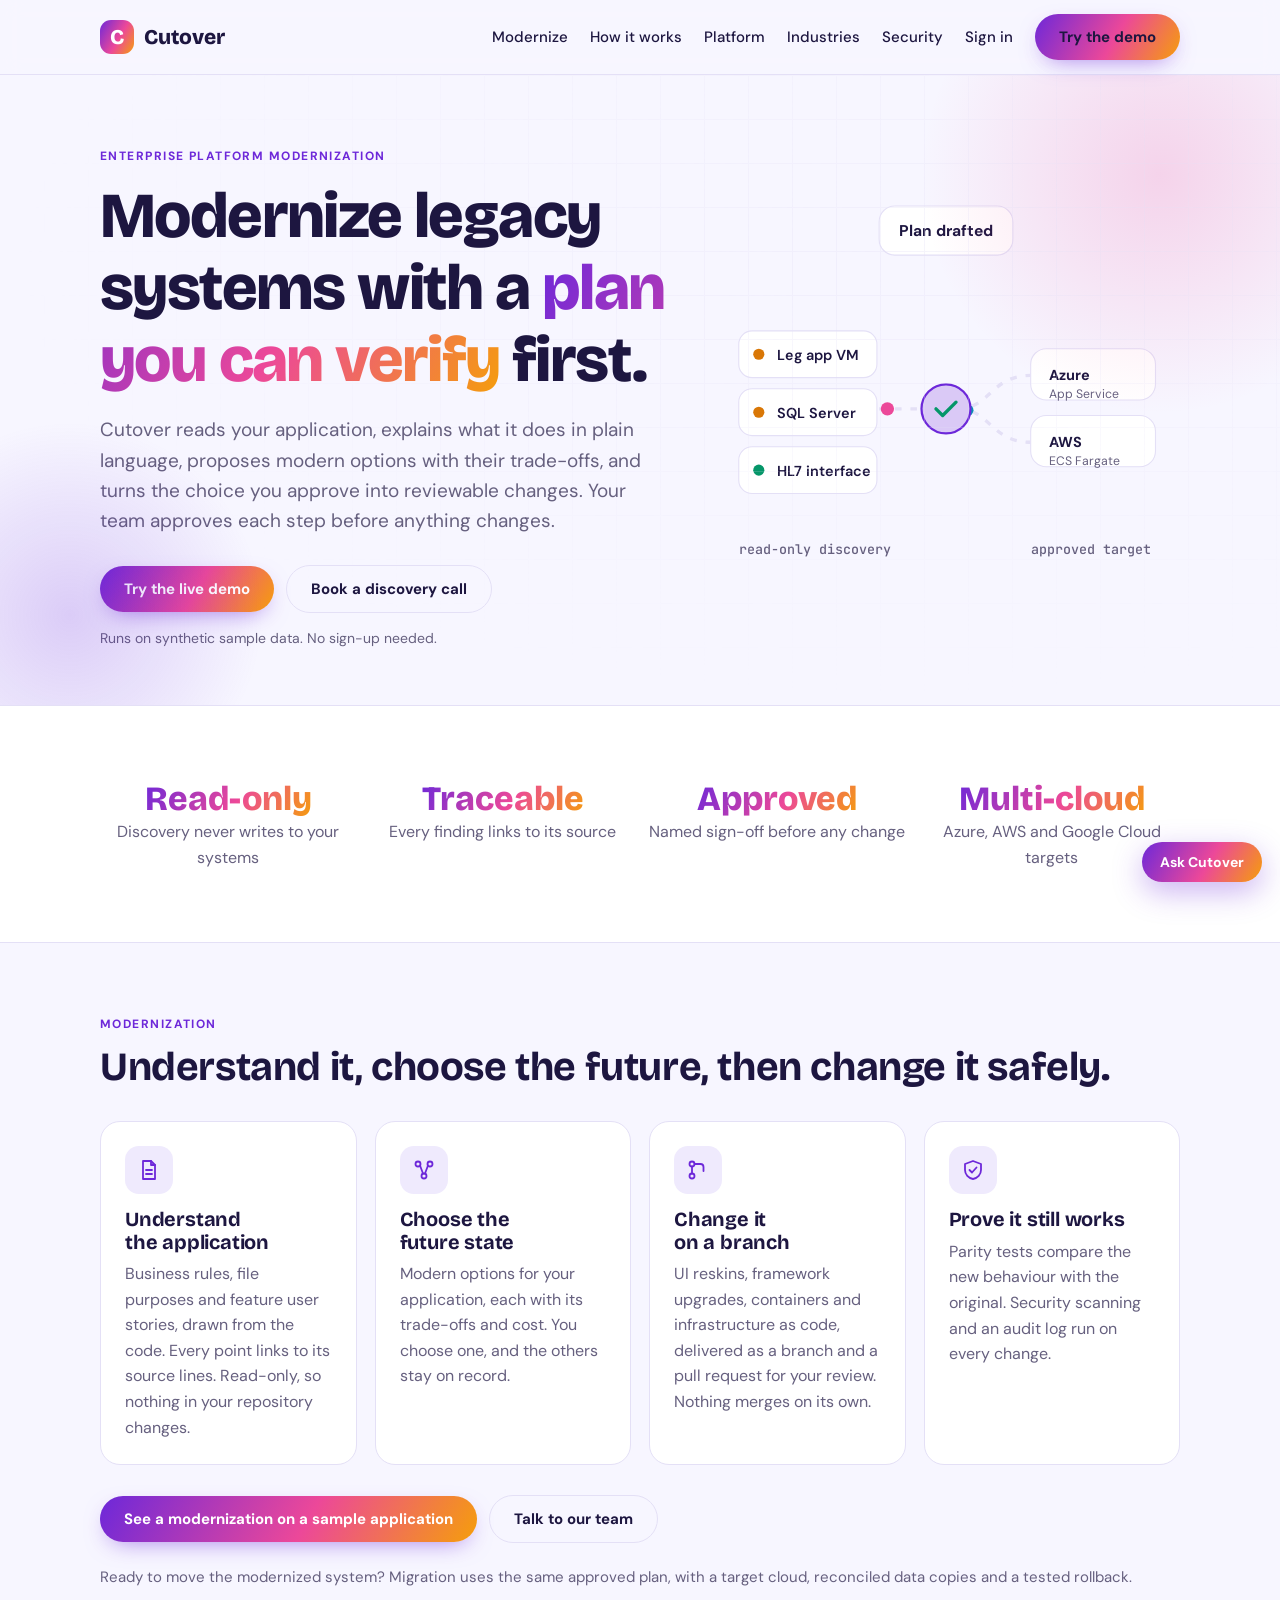
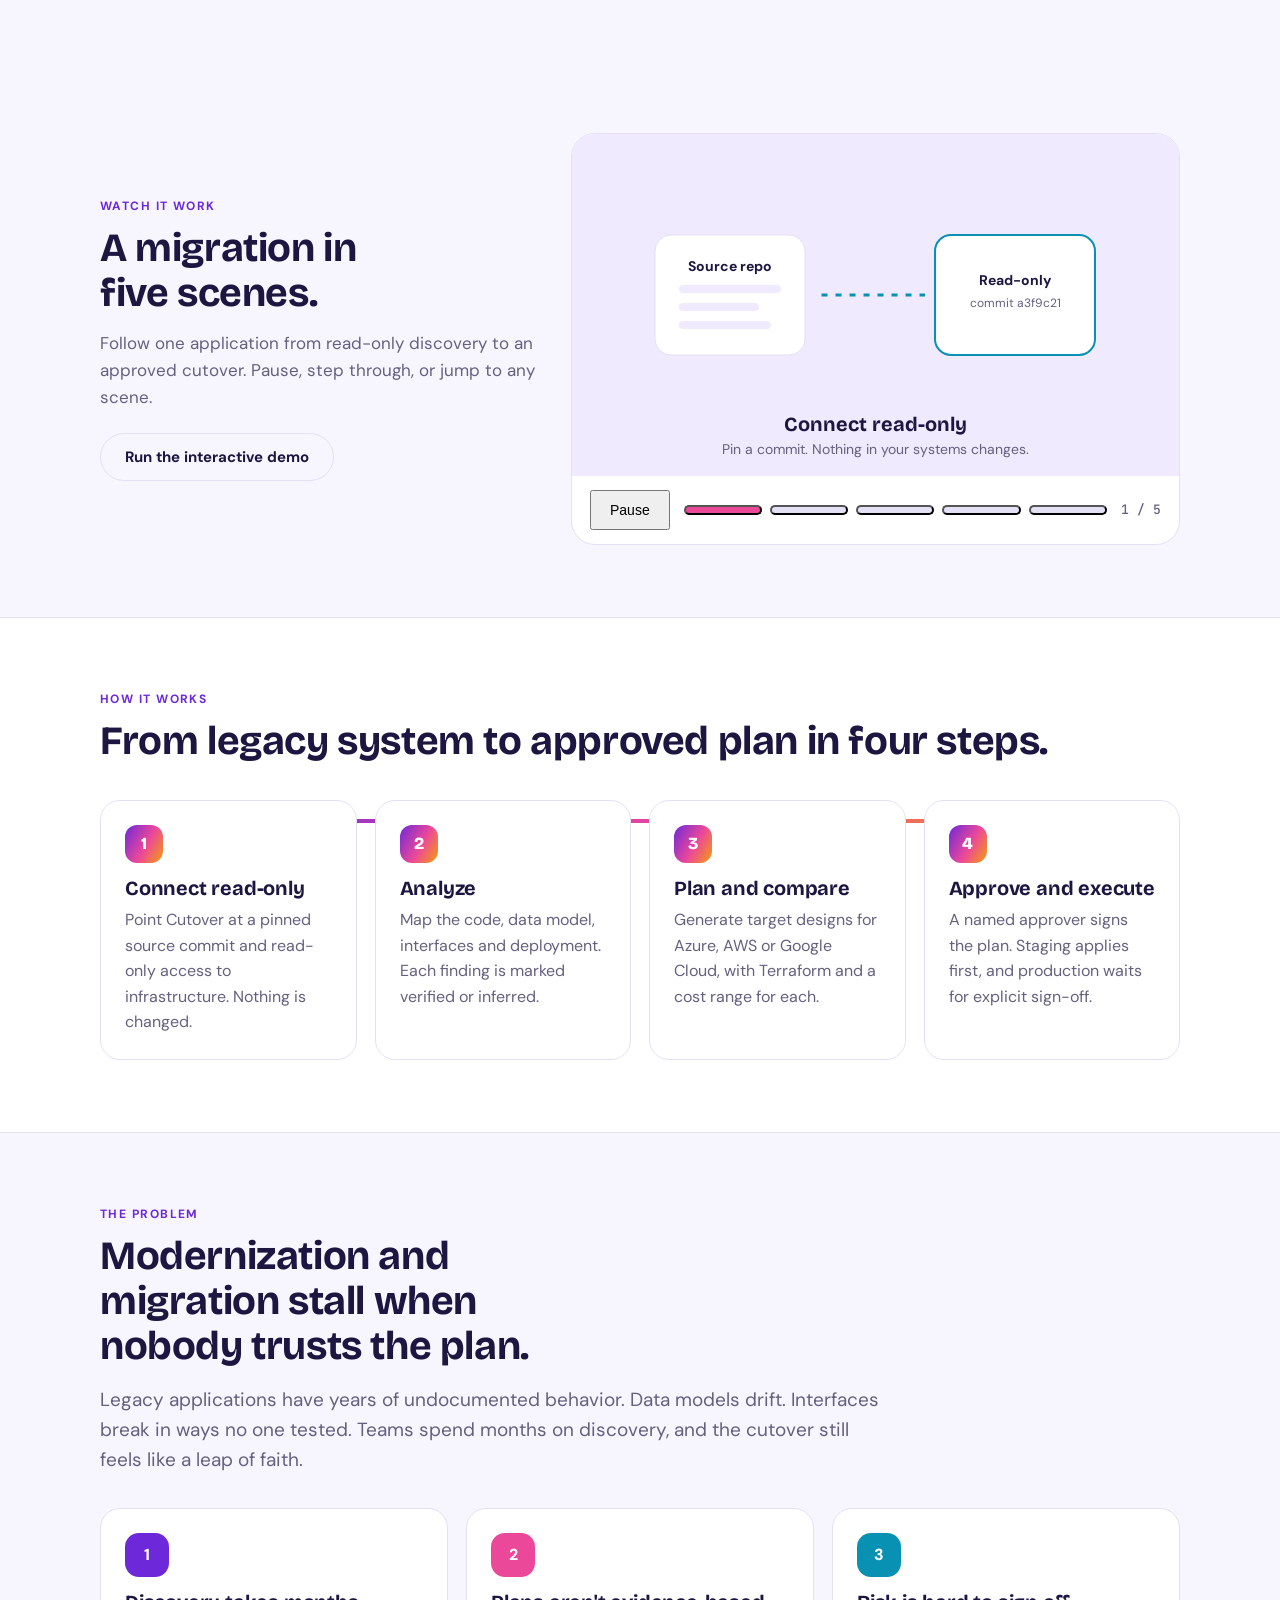
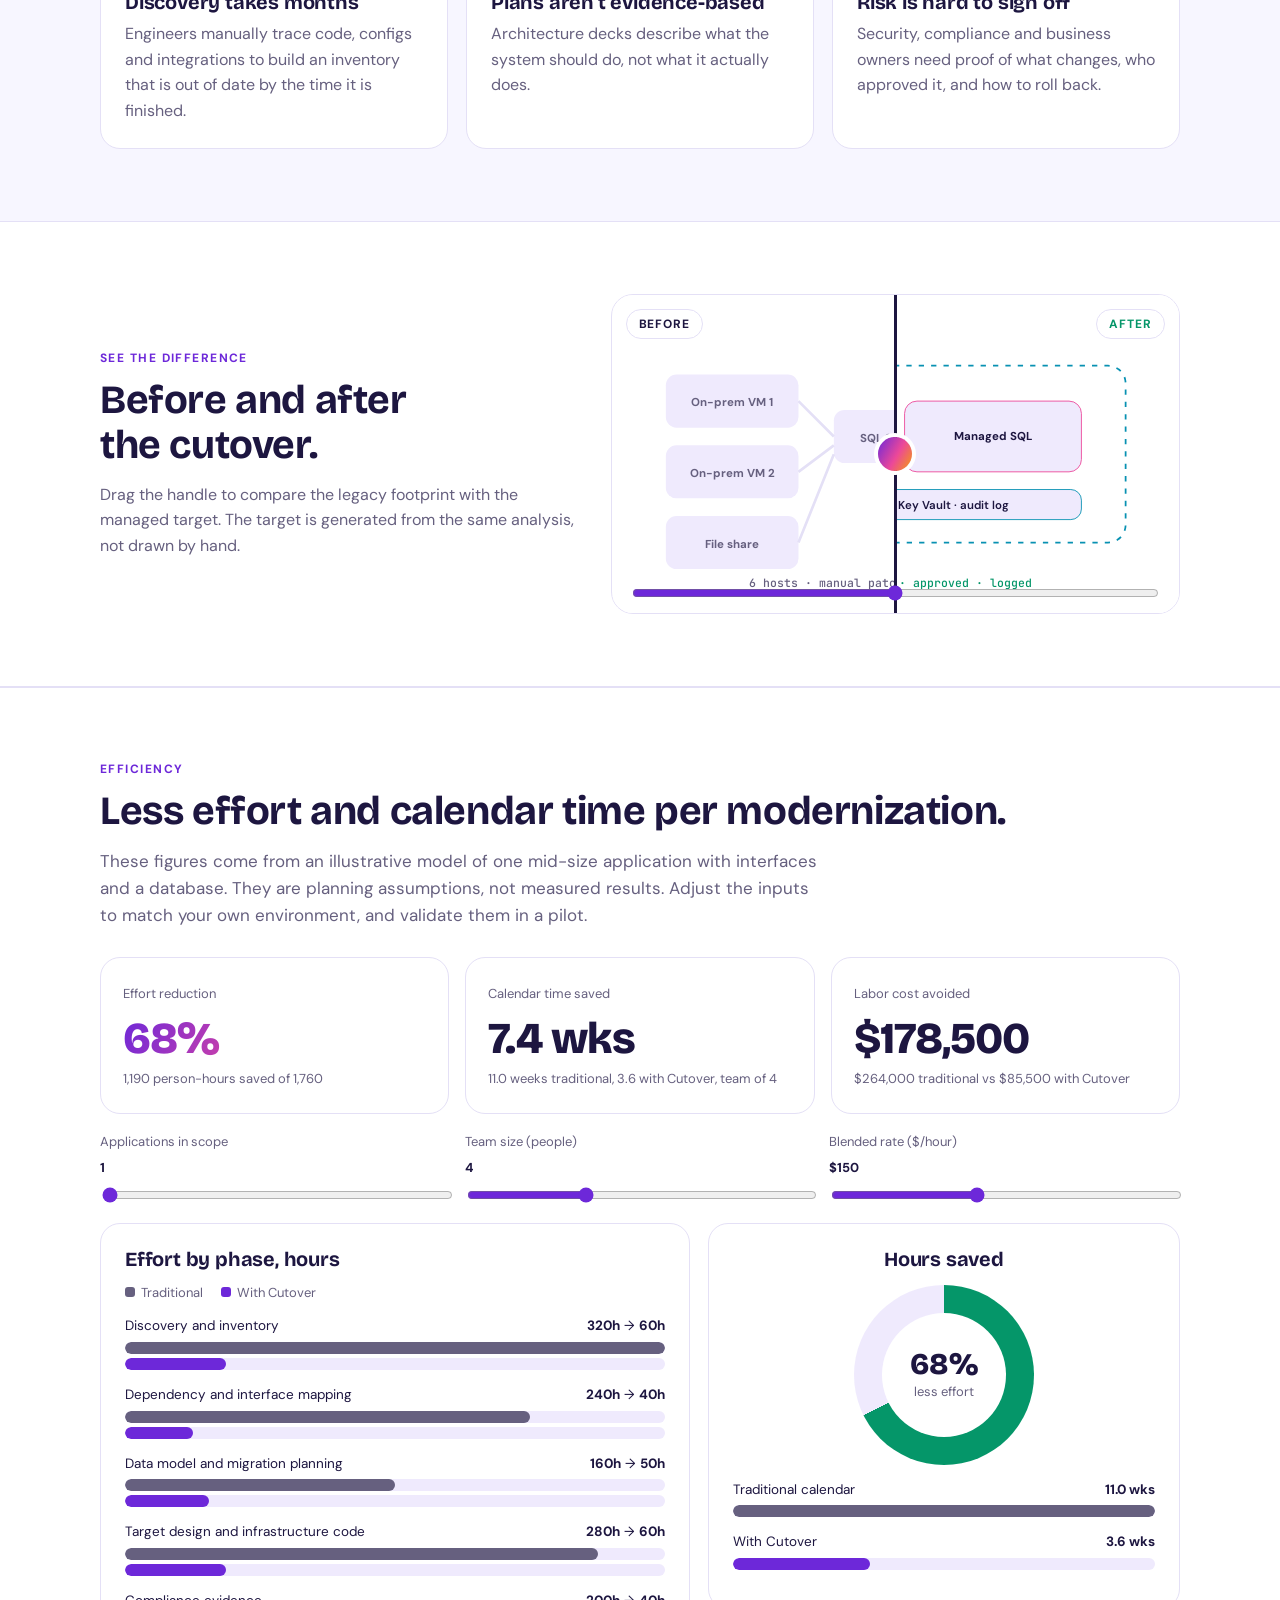
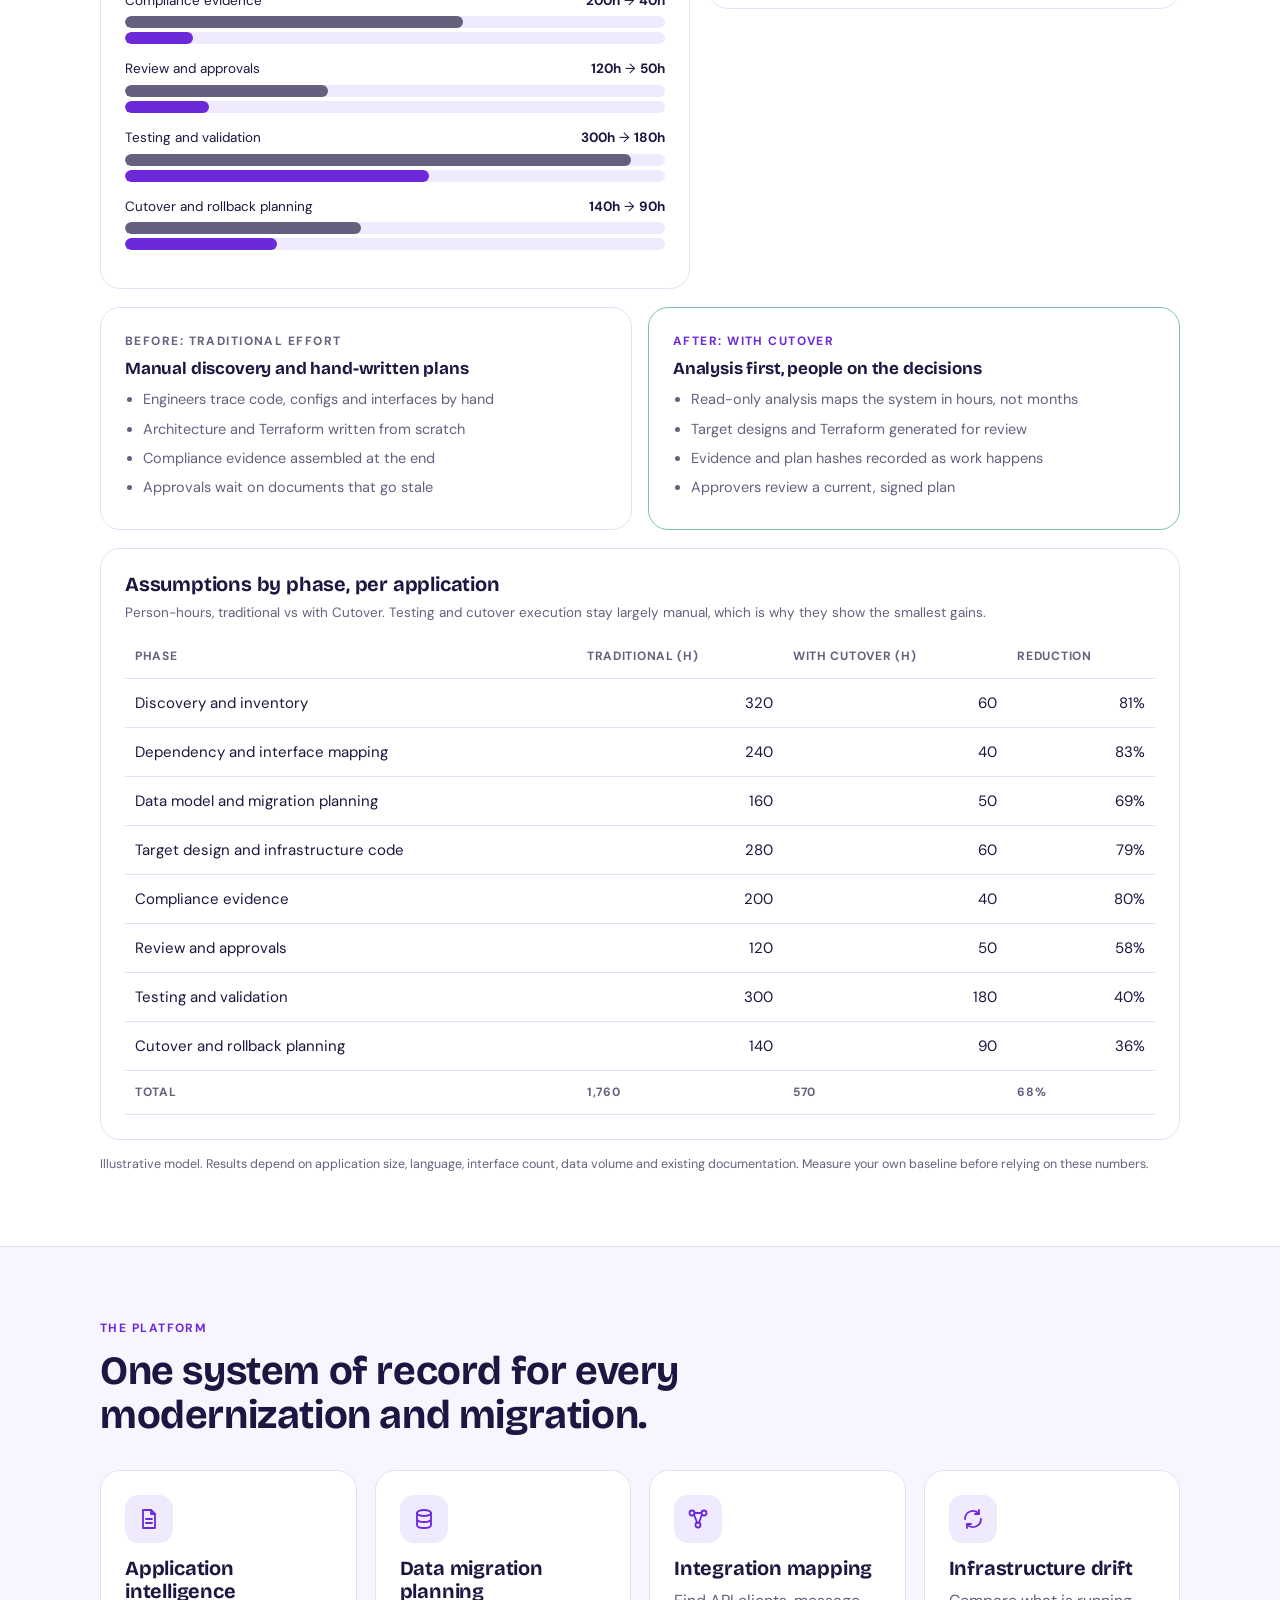
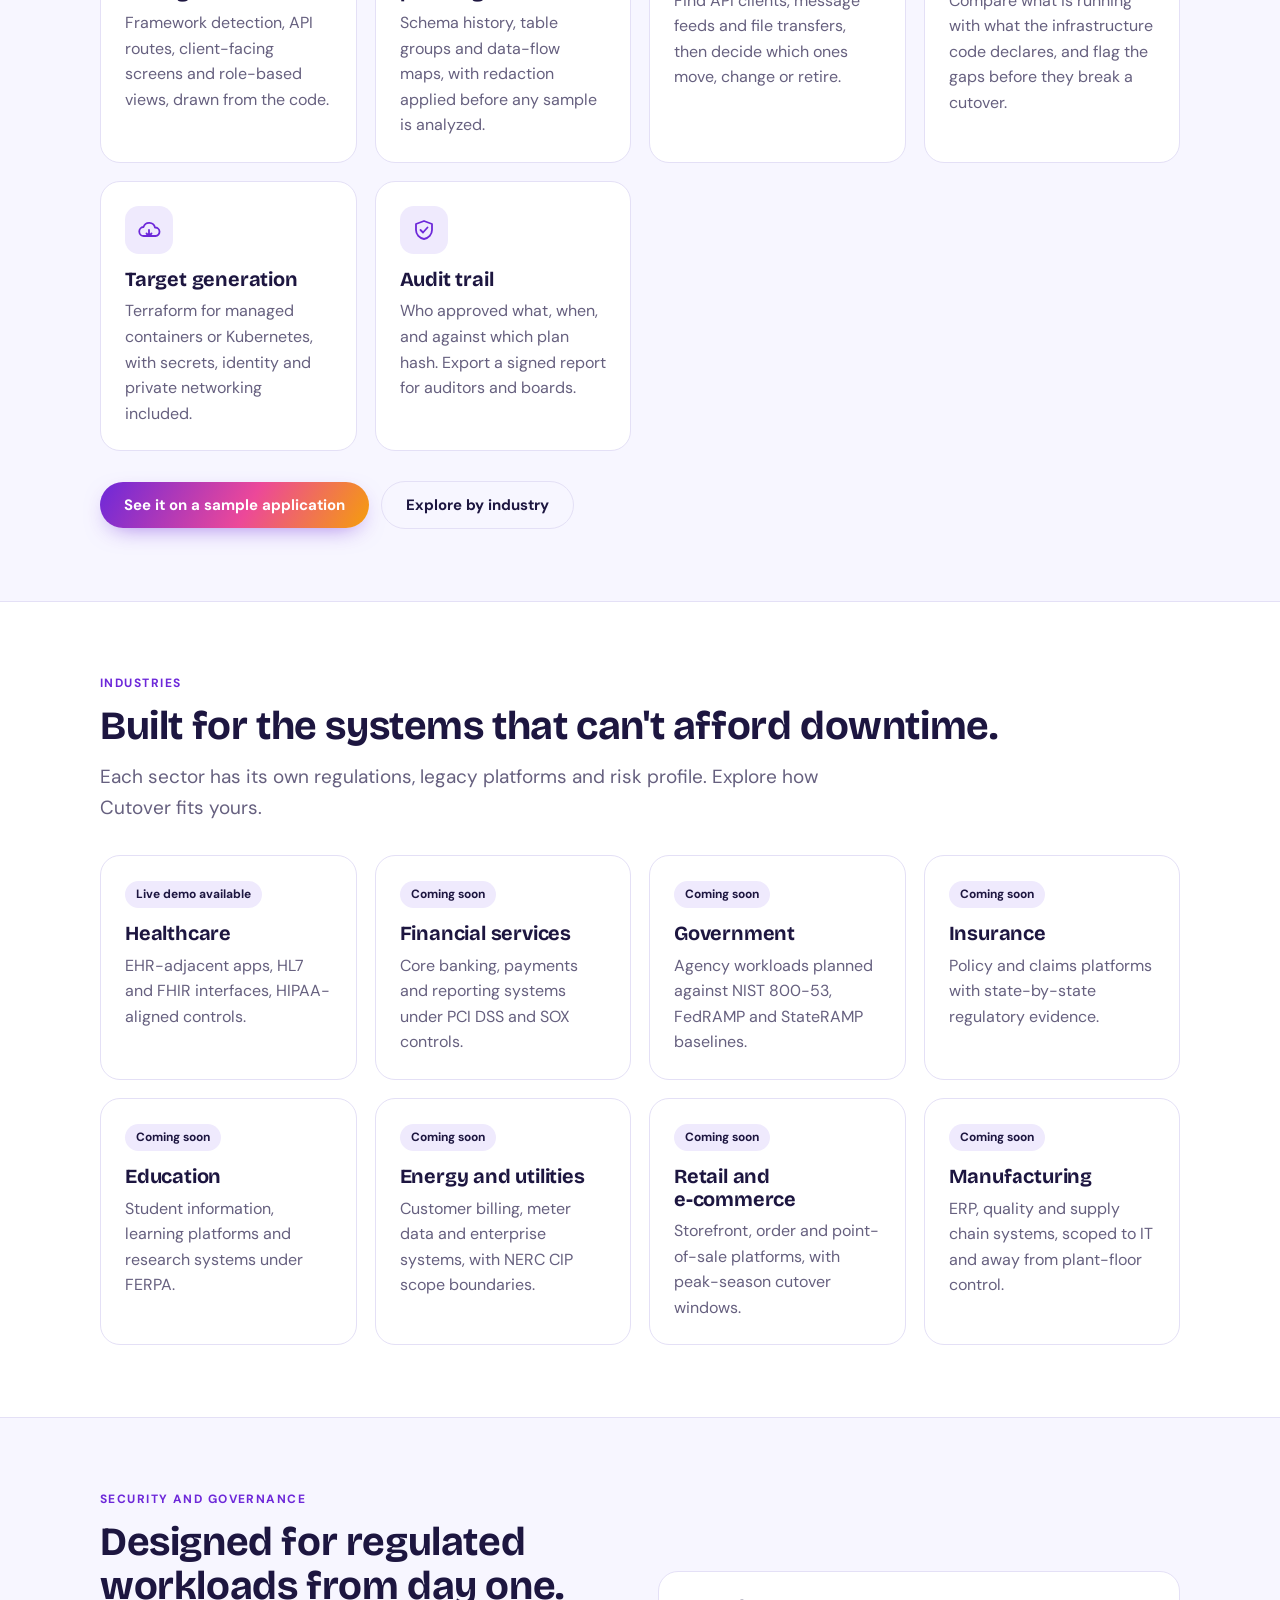
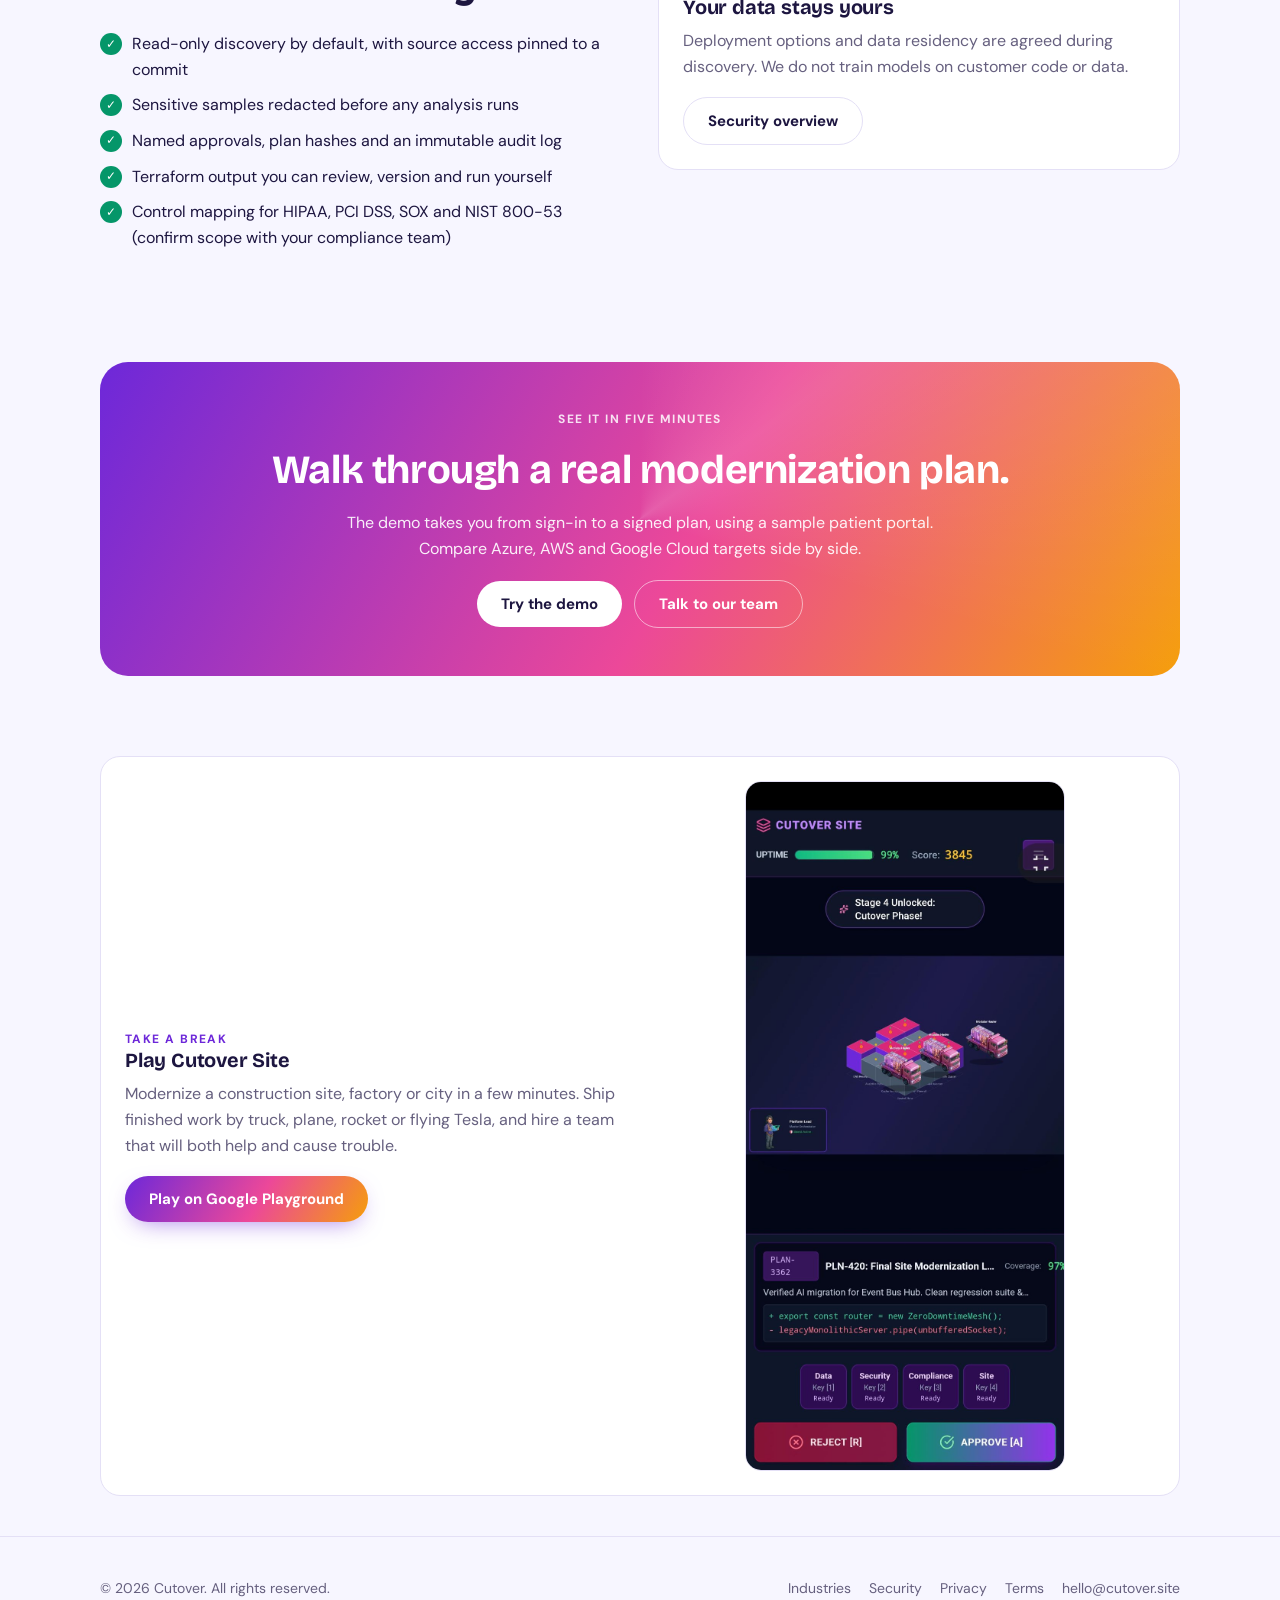
<file: index.html>
<!doctype html>
<html lang="en">
<head>
<meta charset="utf-8">
<meta name="viewport" content="width=device-width,initial-scale=1">
<link rel="icon" type="image/svg+xml" href="favicon.svg">
<title>Cutover | Modernize legacy systems with a plan you can verify</title>
<meta name="description" content="Cutover reads your legacy application, explains what it does, proposes modern options with their trade-offs, and turns the choice you approve into reviewable changes. Migration follows the same approved plan. Built for regulated enterprises.">
<link rel="preconnect" href="https://fonts.gstatic.com" crossorigin>
<link href="https://fonts.googleapis.com/css2?family=Bricolage+Grotesque:opsz,wght@12..96,600..800&family=DM+Sans:wght@400;500;700&family=JetBrains+Mono:wght@500&display=swap" rel="stylesheet">
<link rel="stylesheet" href="styles.css">
<style>
/* Home page motion and graphics */
.flow-svg{width:100%;height:auto;display:block}
.flow-line{fill:none;stroke:var(--line);stroke-width:3;stroke-dasharray:6 8;animation:dash 1.2s linear infinite}
@keyframes dash{to{stroke-dashoffset:-28}}
.pulse{transform-origin:center;transform-box:fill-box;animation:pulse 2.4s ease-in-out infinite}
@keyframes pulse{0%,100%{opacity:.25;transform:scale(.9)}50%{opacity:.7;transform:scale(1.15)}}
.gate-check{animation:gate 4s ease-in-out infinite}
@keyframes gate{0%,40%{opacity:0}55%,100%{opacity:1}}
.float{animation:bob 6s ease-in-out infinite}
.float.d2{animation-delay:-2s}.float.d3{animation-delay:-4s}
@keyframes bob{50%{transform:translateY(-8px)}}

/* Scroll-free reveal: visible by default, animates in once */
.rise{animation:rise .8s cubic-bezier(.2,.8,.2,1) both}
.rise.d1{animation-delay:.1s}.rise.d2{animation-delay:.2s}.rise.d3{animation-delay:.3s}
@keyframes rise{from{opacity:0;transform:translateY(16px)}to{opacity:1;transform:none}}

/* Animated timeline for the four steps */
.timeline{position:relative}
.timeline::before{content:"";position:absolute;left:0;right:0;top:19px;height:4px;border-radius:99px;background:var(--line)}
.timeline .prog{position:absolute;left:0;top:19px;height:4px;border-radius:99px;background:var(--grad);width:100%;transform-origin:left;animation:grow 2.4s cubic-bezier(.4,0,.2,1) .4s both}
@keyframes grow{from{transform:scaleX(0)}to{transform:scaleX(1)}}
.timeline .steps{position:relative}

/* Icons for platform cards */
.picon{width:48px;height:48px;border-radius:14px;display:grid;place-items:center;background:var(--soft);color:var(--accent);margin-bottom:14px;transition:transform .3s,background .3s}
.picon svg{width:24px;height:24px;fill:none;stroke:currentColor;stroke-width:1.8;stroke-linecap:round;stroke-linejoin:round}
.card:hover .picon{transform:rotate(-6deg) scale(1.06);background:var(--grad);color:#fff}
.card{transition:transform .3s,box-shadow .3s,border-color .3s}
.card:hover{transform:translateY(-4px);box-shadow:0 18px 40px -22px #6d28d9;border-color:color-mix(in srgb,var(--accent) 40%,var(--line))}

/* Before and after comparison */
.compare{position:relative;border-radius:22px;overflow:hidden;border:1px solid var(--line);background:var(--card);aspect-ratio:16/9;max-width:100%;--pos:50%}
.compare svg{position:absolute;inset:0;width:100%;height:100%}
.compare .after{clip-path:inset(0 0 0 var(--pos))}
.compare .handle{position:absolute;top:0;bottom:0;left:var(--pos);width:3px;margin-left:-1.5px;background:var(--fg);pointer-events:none}
.compare .handle::after{content:"";position:absolute;top:50%;left:50%;width:34px;height:34px;margin:-17px 0 0 -17px;border-radius:50%;background:var(--grad);box-shadow:0 0 0 4px var(--card)}
.compare input[type=range]{position:absolute;inset:auto 0 12px 0;width:calc(100% - 40px);margin:0 20px;accent-color:var(--accent);z-index:2}
.compare .tag-l,.compare .tag-r{position:absolute;top:14px;font:700 12px var(--body);letter-spacing:.08em;text-transform:uppercase;padding:6px 12px;border-radius:99px;background:var(--card);border:1px solid var(--line)}
.compare .tag-l{left:14px}.compare .tag-r{right:14px;color:var(--ok)}

/* Walkthrough (animated, no video file) */
.walk{border-radius:24px;border:1px solid var(--line);background:var(--card);overflow:hidden}
.walk-stage{position:relative;aspect-ratio:16/9;background:var(--soft);overflow:hidden}
.scene{position:absolute;inset:0;display:grid;place-items:center;padding:24px;opacity:0;transform:translateX(24px);transition:opacity .6s,transform .6s;pointer-events:none}
.scene.on{opacity:1;transform:none;pointer-events:auto}
.scene svg{width:min(100%,520px);height:auto}
.scene .cap{position:absolute;left:20px;right:20px;bottom:18px;font:700 clamp(15px,2.4vw,20px) var(--display);text-align:center}
.scene .cap span{display:block;font:400 14px var(--body);color:var(--muted);margin-top:4px}
.walk-bar{display:flex;align-items:center;gap:14px;padding:14px 18px;flex-wrap:wrap}
.walk-bar button{padding:10px 18px;font-size:14px}
.walk-dots{display:flex;gap:8px;flex:1;min-width:160px}
.walk-dots button{flex:1;height:10px;padding:0;border-radius:99px;background:var(--line);box-shadow:none;transition:background .3s}
.walk-dots button[aria-current="step"]{background:var(--accent2)}
.walk-dots button:hover{transform:none;box-shadow:none;background:var(--muted)}
.walk-time{font:500 13px var(--mono);color:var(--muted)}

/* Hero backdrop */
.hero-wrap{position:relative;overflow:hidden}
.hero-wrap::before{content:"";position:absolute;width:520px;height:520px;right:-140px;top:-160px;border-radius:50%;background:radial-gradient(circle,#ec489933,transparent 65%);pointer-events:none}
.hero-wrap::after{content:"";position:absolute;width:420px;height:420px;left:-140px;bottom:-120px;border-radius:50%;background:radial-gradient(circle,#6d28d933,transparent 65%);pointer-events:none}
.grid-bg{position:absolute;inset:0;background-image:linear-gradient(var(--line) 1px,transparent 1px),linear-gradient(90deg,var(--line) 1px,transparent 1px);background-size:44px 44px;opacity:.35;mask-image:radial-gradient(ellipse at 70% 30%,#000,transparent 70%);-webkit-mask-image:radial-gradient(ellipse at 70% 30%,#000,transparent 70%);pointer-events:none}

/* CTA shimmer */
.cta{position:relative;overflow:hidden;isolation:isolate}
.cta::before{content:"";position:absolute;inset:-40%;background:conic-gradient(from 0deg,transparent,#ffffff22,transparent 30%);z-index:-1;animation:spin 14s linear infinite}
@keyframes spin{to{transform:rotate(360deg)}}

@media (max-width:860px){.flow-svg{max-width:360px;margin:auto}}
</style>
<script src="site.js" defer></script>
<script src="ask-cutover.js" defer></script>
</head>
<body>

<header class="nav">
  <div class="wrap nav-in">
    <a class="brand" href="index.html"><span class="logo">C</span>Cutover</a>
    <nav class="links" aria-label="Main">
      <a href="#modernize">Modernize</a>
      <a href="#how">How it works</a>
      <a href="#platform">Platform</a>
      <a href="industries/index.html">Industries</a>
      <a href="#trust">Security</a>
      <a class="signin" href="https://app.cutover.site">Sign in</a>
      <a class="btn" data-demo-link>Try the demo</a>
    </nav>
  </div>
</header>

<main>
  <div class="hero-wrap">
    <div class="grid-bg" aria-hidden="true"></div>
    <div class="wrap hero">
      <div>
        <p class="eyebrow rise">Enterprise platform modernization</p>
        <h1 class="rise d1" style="margin-top:14px">Modernize legacy systems with a <span class="grad">plan you can verify</span> first.</h1>
        <p class="lead rise d2" style="margin-top:20px">Cutover reads your application, explains what it does in plain language, proposes modern options with their trade-offs, and turns the choice you approve into reviewable changes. Your team approves each step before anything changes.</p>
        <div class="row rise d3" style="margin-top:28px">
          <a class="btn" data-demo-link>Try the live demo</a>
          <a class="btn ghost" data-contact>Book a discovery call</a>
        </div>
        <p class="muted" style="margin-top:14px;font-size:14px">Runs on synthetic sample data. No sign-up needed.</p>
      </div>
      <div class="float" aria-hidden="true">
        <svg class="flow-svg" viewBox="0 0 420 380" role="img" aria-label="Diagram: a legacy server stack connects through an approval gate to a cloud target">
          <!-- Approval card -->
          <g class="float d2">
            <rect x="150" y="18" width="120" height="44" rx="14" style="fill:var(--card);stroke:var(--line)"/>
            <text x="210" y="45" text-anchor="middle" style="font:700 14px var(--body);fill:var(--fg)">Plan drafted</text>
          </g>
          <!-- Legacy stack -->
          <g>
            <rect x="24" y="130" width="124" height="42" rx="12" style="fill:var(--card);stroke:var(--line)"/>
            <rect x="24" y="182" width="124" height="42" rx="12" style="fill:var(--card);stroke:var(--line)"/>
            <rect x="24" y="234" width="124" height="42" rx="12" style="fill:var(--card);stroke:var(--line)"/>
            <circle cx="42" cy="151" r="5" style="fill:var(--warn)"/>
            <circle cx="42" cy="203" r="5" style="fill:var(--warn)"/>
            <circle cx="42" cy="255" r="5" style="fill:var(--ok)"/>
            <text x="58" y="156" style="font:600 13px var(--body);fill:var(--fg)">Leg app VM</text>
            <text x="58" y="208" style="font:600 13px var(--body);fill:var(--fg)">SQL Server</text>
            <text x="58" y="260" style="font:600 13px var(--body);fill:var(--fg)">HL7 interface</text>
          </g>
          <!-- Connection paths -->
          <path id="pathA" class="flow-line" d="M150 200 C 180 200, 180 200, 200 200"/>
          <path id="pathB" class="flow-line" d="M220 200 C 250 200, 250 170, 286 170"/>
          <path id="pathC" class="flow-line" d="M220 200 C 250 200, 250 230, 286 230"/>
          <!-- Moving packets -->
          <circle r="6" style="fill:var(--accent2)"><animateMotion dur="2.6s" repeatCount="indefinite" path="M150 200 L200 200 L220 200 C 250 200, 250 170, 286 170"/></circle>
          <circle r="5" style="fill:var(--accent3)"><animateMotion dur="2.6s" begin="1.3s" repeatCount="indefinite" path="M150 200 L200 200 L220 200 C 250 200, 250 230, 286 230"/></circle>
          <!-- Gate -->
          <g>
            <circle cx="210" cy="200" r="22" style="fill:var(--card);stroke:var(--accent);stroke-width:2"/>
            <circle class="pulse" cx="210" cy="200" r="22" style="fill:var(--accent);opacity:.25"/>
            <path class="gate-check" d="M201 200 l6 6 l12 -12" style="fill:none;stroke:var(--ok);stroke-width:3;stroke-linecap:round;stroke-linejoin:round"/>
          </g>
          <!-- Cloud targets -->
          <g class="float d3">
            <rect x="286" y="146" width="112" height="46" rx="14" style="fill:var(--card);stroke:var(--line)"/>
            <rect x="286" y="206" width="112" height="46" rx="14" style="fill:var(--card);stroke:var(--line)"/>
            <text x="302" y="174" style="font:700 13px var(--body);fill:var(--fg)">Azure</text>
            <text x="302" y="190" style="font:400 11px var(--body);fill:var(--muted)">App Service</text>
            <text x="302" y="234" style="font:700 13px var(--body);fill:var(--fg)">AWS</text>
            <text x="302" y="250" style="font:400 11px var(--body);fill:var(--muted)">ECS Fargate</text>
          </g>
          <text x="24" y="330" style="font:500 12px var(--mono);fill:var(--muted)">read-only discovery</text>
          <text x="286" y="330" style="font:500 12px var(--mono);fill:var(--muted)">approved target</text>
        </svg>
      </div>
    </div>
  </div>

  <section class="band">
    <div class="wrap grid" style="grid-template-columns:repeat(auto-fit,minmax(min(100%,200px),1fr));text-align:center">
      <div><b class="grad" style="font:800 34px var(--display)">Read-only</b><p class="muted">Discovery never writes to your systems</p></div>
      <div><b class="grad" style="font:800 34px var(--display)">Traceable</b><p class="muted">Every finding links to its source</p></div>
      <div><b class="grad" style="font:800 34px var(--display)">Approved</b><p class="muted">Named sign-off before any change</p></div>
      <div><b class="grad" style="font:800 34px var(--display)">Multi-cloud</b><p class="muted">Azure, AWS and Google Cloud targets</p></div>
    </div>
  </section>

  <section id="modernize">
    <div class="wrap">
      <p class="eyebrow">Modernization</p>
      <h2 style="margin-top:10px">Understand it, choose the future, then change it safely.</h2>
      <div class="grid" style="margin-top:32px">
        <div class="card"><div class="picon"><svg viewBox="0 0 24 24"><path d="M6 3h8l4 4v14H6z"/><path d="M14 3v4h4M9 12h6M9 16h6"/></svg></div><h3>Understand the application</h3><p class="muted" style="margin-top:8px">Business rules, file purposes and feature user stories, drawn from the code. Every point links to its source lines. Read-only, so nothing in your repository changes.</p></div>
        <div class="card"><div class="picon"><svg viewBox="0 0 24 24"><circle cx="6" cy="6" r="2.5"/><circle cx="18" cy="6" r="2.5"/><circle cx="12" cy="18" r="2.5"/><path d="M8 7.5l3 8M16 7.5l-3 8"/></svg></div><h3>Choose the future state</h3><p class="muted" style="margin-top:8px">Modern options for your application, each with its trade-offs and cost. You choose one, and the others stay on record.</p></div>
        <div class="card"><div class="picon"><svg viewBox="0 0 24 24"><circle cx="6" cy="6" r="2.5"/><circle cx="6" cy="18" r="2.5"/><path d="M6 8.5v7M8.5 6h6a3 3 0 0 1 3 3v4"/></svg></div><h3>Change it on a branch</h3><p class="muted" style="margin-top:8px">UI reskins, framework upgrades, containers and infrastructure as code, delivered as a branch and a pull request for your review. Nothing merges on its own.</p></div>
        <div class="card"><div class="picon"><svg viewBox="0 0 24 24"><path d="M12 3l8 3v6c0 4.5-3.4 8.2-8 9-4.6-.8-8-4.5-8-9V6z"/><path d="M8.5 12l2.5 2.5 4.5-5"/></svg></div><h3>Prove it still works</h3><p class="muted" style="margin-top:8px">Parity tests compare the new behaviour with the original. Security scanning and an audit log run on every change.</p></div>
      </div>
      <div class="row" style="margin-top:30px">
        <a class="btn" data-demo-link>See a modernization on a sample application</a>
        <a class="btn ghost" data-contact>Talk to our team</a>
      </div>
      <p class="muted" style="margin-top:22px;font-size:15px">Ready to move the modernized system? Migration uses the same approved plan, with a target cloud, reconciled data copies and a tested rollback.</p>
    </div>
  </section>

  <section id="video">
    <div class="wrap" style="display:grid;gap:36px;grid-template-columns:1fr 1.4fr;align-items:center">
      <div>
        <p class="eyebrow">Watch it work</p>
        <h2 style="margin-top:10px">A migration in five scenes.</h2>
        <p class="lead" style="margin-top:14px;font-size:17px">Follow one application from read-only discovery to an approved cutover. Pause, step through, or jump to any scene.</p>
        <div class="row" style="margin-top:22px"><a class="btn ghost" data-demo-link>Run the interactive demo</a></div>
      </div>
      <div class="walk" role="region" aria-roledescription="carousel" aria-label="Migration walkthrough">
        <div class="walk-stage" id="stage">
          <!-- Scene 1 -->
          <div class="scene on" aria-live="polite">
            <svg viewBox="0 0 520 260" aria-hidden="true">
              <rect x="40" y="60" width="150" height="120" rx="16" style="fill:var(--card);stroke:var(--line)"/>
              <text x="115" y="96" text-anchor="middle" style="font:700 14px var(--body);fill:var(--fg)">Source repo</text>
              <rect x="64" y="110" width="102" height="8" rx="4" style="fill:var(--soft)"/><rect x="64" y="128" width="80" height="8" rx="4" style="fill:var(--soft)"/><rect x="64" y="146" width="92" height="8" rx="4" style="fill:var(--soft)"/>
              <path d="M200 120 H310" style="stroke:var(--accent3);stroke-width:3;stroke-dasharray:6 8;fill:none"><animate attributeName="stroke-dashoffset" from="28" to="0" dur="1s" repeatCount="indefinite"/></path>
              <rect x="320" y="60" width="160" height="120" rx="16" style="fill:var(--card);stroke:var(--accent3);stroke-width:2"/>
              <text x="400" y="110" text-anchor="middle" style="font:700 14px var(--body);fill:var(--fg)">Read-only</text>
              <text x="400" y="132" text-anchor="middle" style="font:400 12px var(--body);fill:var(--muted)">commit a3f9c21</text>
            </svg>
            <div class="cap">Connect read-only<span>Pin a commit. Nothing in your systems changes.</span></div>
          </div>
          <!-- Scene 2 -->
          <div class="scene" aria-hidden="true">
            <svg viewBox="0 0 520 260">
              <rect x="30" y="50" width="200" height="150" rx="16" style="fill:var(--card);stroke:var(--line)"/>
              <text x="130" y="82" text-anchor="middle" style="font:700 14px var(--body);fill:var(--fg)">Interfaces found</text>
              <g><rect x="50" y="98" width="160" height="26" rx="8" style="fill:var(--soft)"/><text x="62" y="115" style="font:600 12px var(--mono);fill:var(--fg)">FHIR Patient</text></g>
              <g><rect x="50" y="130" width="160" height="26" rx="8" style="fill:var(--soft)"/><text x="62" y="147" style="font:600 12px var(--mono);fill:var(--fg)">HL7 ADT A01</text></g>
              <g><rect x="50" y="162" width="160" height="26" rx="8" style="fill:var(--soft)"/><text x="62" y="179" style="font:600 12px var(--mono);fill:var(--fg)">Bridges export</text></g>
              <g>
                <circle cx="330" cy="125" r="60" style="fill:none;stroke:var(--soft);stroke-width:12"/>
                <circle cx="330" cy="125" r="60" style="fill:none;stroke:url(#gradA);stroke-width:12;stroke-linecap:round;stroke-dasharray:377;stroke-dashoffset:377"><animate attributeName="stroke-dashoffset" from="377" to="40" dur="2.4s" fill="freeze"/></circle>
                <text x="330" y="132" text-anchor="middle" style="font:800 22px var(--display);fill:var(--fg)">14</text>
                <text x="330" y="150" text-anchor="middle" style="font:400 11px var(--body);fill:var(--muted)">interfaces</text>
              </g>
              <defs><linearGradient id="gradA" x1="0" x2="1"><stop offset="0" stop-color="#6d28d9"/><stop offset=".55" stop-color="#ec4899"/><stop offset="1" stop-color="#f59e0b"/></linearGradient></defs>
            </svg>
            <div class="cap">Map every interface<span>FHIR clients, HL7 feeds and file transfers, found in code and logs.</span></div>
          </div>
          <!-- Scene 3 -->
          <div class="scene" aria-hidden="true">
            <svg viewBox="0 0 520 260">
              <g class="float"><rect x="30" y="60" width="140" height="130" rx="18" style="fill:var(--card);stroke:#0078d4;stroke-width:2"/><text x="100" y="110" text-anchor="middle" style="font:800 16px var(--display);fill:#0078d4">Azure</text><text x="100" y="134" text-anchor="middle" style="font:400 12px var(--body);fill:var(--muted)">$3.1k–$4.4k/mo</text></g>
              <g class="float d2"><rect x="190" y="60" width="140" height="130" rx="18" style="fill:var(--card);stroke:#ff9900;stroke-width:2"/><text x="260" y="110" text-anchor="middle" style="font:800 16px var(--display);fill:#ff9900">AWS</text><text x="260" y="134" text-anchor="middle" style="font:400 12px var(--body);fill:var(--muted)">$2.8k–$4.0k/mo</text></g>
              <g class="float d3"><rect x="350" y="60" width="140" height="130" rx="18" style="fill:var(--card);stroke:#34a853;stroke-width:2"/><text x="420" y="110" text-anchor="middle" style="font:800 16px var(--display);fill:#34a853">Google</text><text x="420" y="134" text-anchor="middle" style="font:400 12px var(--body);fill:var(--muted)">$2.9k–$4.2k/mo</text></g>
            </svg>
            <div class="cap">Compare three clouds<span>Same design, Terraform for each target, with cost ranges.</span></div>
          </div>
          <!-- Scene 4 -->
          <div class="scene" aria-hidden="true">
            <svg viewBox="0 0 520 260">
              <rect x="120" y="40" width="280" height="180" rx="18" style="fill:var(--card);stroke:var(--line)"/>
              <text x="260" y="78" text-anchor="middle" style="font:700 15px var(--body);fill:var(--fg)">Approve the plan</text>
              <rect x="150" y="96" width="220" height="10" rx="5" style="fill:var(--soft)"/>
              <rect x="150" y="116" width="170" height="10" rx="5" style="fill:var(--soft)"/>
              <rect x="150" y="136" width="200" height="10" rx="5" style="fill:var(--soft)"/>
              <rect x="150" y="166" width="220" height="30" rx="10" style="fill:var(--card);stroke:var(--line)"/>
              <text x="162" y="186" style="font:500 12px var(--body);fill:var(--fg)">Approver: Name Surname</text>
              <circle cx="260" cy="250" r="0" style="fill:var(--ok)"><animate attributeName="r" from="0" to="0" dur="1s" fill="freeze"/></circle>
            </svg>
            <div class="cap">A named person signs off<span>The plan hash and approver are written to the audit log.</span></div>
          </div>
          <!-- Scene 5 -->
          <div class="scene" aria-hidden="true">
            <svg viewBox="0 0 520 260">
              <rect x="40" y="50" width="200" height="150" rx="18" style="fill:var(--card);stroke:var(--line)"/>
              <text x="140" y="90" text-anchor="middle" style="font:700 14px var(--body);fill:var(--fg)">Staging first</text>
              <rect x="70" y="110" width="140" height="10" rx="5" style="fill:var(--soft)"/>
              <rect x="70" y="130" width="140" height="10" rx="5" style="fill:var(--ok)"><animate attributeName="width" from="0" to="140" dur="2s" repeatCount="indefinite"/></rect>
              <rect x="280" y="50" width="200" height="150" rx="18" style="fill:var(--card);stroke:var(--line)"/>
              <text x="380" y="90" text-anchor="middle" style="font:700 14px var(--body);fill:var(--fg)">Production</text>
              <rect x="310" y="110" width="140" height="10" rx="5" style="fill:var(--soft)"/>
              <rect x="310" y="130" width="140" height="10" rx="5" style="fill:var(--soft)"/>
              <path d="M240 125 H280" style="stroke:var(--accent2);stroke-width:3;fill:none;stroke-dasharray:4 6"/>
            </svg>
            <div class="cap">Staging, then production<span>Production waits for explicit sign-off and keeps a rollback path.</span></div>
          </div>
        </div>
        <div class="walk-bar">
          <button class="ghost" id="playBtn" aria-pressed="true" aria-label="Pause walkthrough">Pause</button>
          <div class="walk-dots" id="walkDots" role="group" aria-label="Scenes"></div>
          <span class="walk-time" id="walkTime">1 / 5</span>
        </div>
      </div>
    </div>
  </section>

  <section id="how" class="band">
    <div class="wrap">
      <p class="eyebrow">How it works</p>
      <h2 style="margin-top:10px">From legacy system to approved plan in four steps.</h2>
      <div class="timeline" style="margin-top:36px">
        <div class="prog" aria-hidden="true"></div>
        <div class="steps">
          <div class="step"><h3>Connect read-only</h3><p class="muted" style="margin-top:8px">Point Cutover at a pinned source commit and read-only access to infrastructure. Nothing is changed.</p></div>
          <div class="step"><h3>Analyze</h3><p class="muted" style="margin-top:8px">Map the code, data model, interfaces and deployment. Each finding is marked verified or inferred.</p></div>
          <div class="step"><h3>Plan and compare</h3><p class="muted" style="margin-top:8px">Generate target designs for Azure, AWS or Google Cloud, with Terraform and a cost range for each.</p></div>
          <div class="step"><h3>Approve and execute</h3><p class="muted" style="margin-top:8px">A named approver signs the plan. Staging applies first, and production waits for explicit sign-off.</p></div>
        </div>
      </div>
    </div>
  </section>

  <section id="problem">
    <div class="wrap">
      <p class="eyebrow">The problem</p>
      <h2 style="margin-top:10px;max-width:22ch">Modernization and migration stall when nobody trusts the plan.</h2>
      <p class="lead" style="margin-top:16px">Legacy applications have years of undocumented behavior. Data models drift. Interfaces break in ways no one tested. Teams spend months on discovery, and the cutover still feels like a leap of faith.</p>
      <div class="grid" style="margin-top:32px">
        <div class="card"><div class="ico" style="--c:#6d28d9">1</div><h3>Discovery takes months</h3><p class="muted" style="margin-top:8px">Engineers manually trace code, configs and integrations to build an inventory that is out of date by the time it is finished.</p></div>
        <div class="card"><div class="ico" style="--c:#ec4899">2</div><h3>Plans aren't evidence-based</h3><p class="muted" style="margin-top:8px">Architecture decks describe what the system should do, not what it actually does.</p></div>
        <div class="card"><div class="ico" style="--c:#0891b2">3</div><h3>Risk is hard to sign off</h3><p class="muted" style="margin-top:8px">Security, compliance and business owners need proof of what changes, who approved it, and how to roll back.</p></div>
      </div>
    </div>
  </section>

  <section class="band">
    <div class="wrap" style="display:grid;gap:36px;grid-template-columns:1fr 1.2fr;align-items:center">
      <div>
        <p class="eyebrow">See the difference</p>
        <h2 style="margin-top:10px">Before and after the cutover.</h2>
        <p class="muted" style="margin-top:14px">Drag the handle to compare the legacy footprint with the managed target. The target is generated from the same analysis, not drawn by hand.</p>
      </div>
      <div class="compare" id="compare">
        <svg viewBox="0 0 640 360" preserveAspectRatio="xMidYMid meet" aria-hidden="true" class="before">
          <rect width="640" height="360" style="fill:var(--card)"/>
          <g>
            <rect x="60" y="90" width="150" height="60" rx="12" style="fill:var(--soft)"/>
            <rect x="60" y="170" width="150" height="60" rx="12" style="fill:var(--soft)"/>
            <rect x="60" y="250" width="150" height="60" rx="12" style="fill:var(--soft)"/>
            <rect x="250" y="130" width="130" height="60" rx="12" style="fill:var(--soft)"/>
            <text x="135" y="126" text-anchor="middle" style="font:700 13px var(--body);fill:var(--muted)">On-prem VM 1</text>
            <text x="135" y="206" text-anchor="middle" style="font:700 13px var(--body);fill:var(--muted)">On-prem VM 2</text>
            <text x="135" y="286" text-anchor="middle" style="font:700 13px var(--body);fill:var(--muted)">File share</text>
            <text x="315" y="166" text-anchor="middle" style="font:700 13px var(--body);fill:var(--muted)">SQL Server</text>
            <path d="M210 120 L250 160 M210 200 L250 170 M210 280 L250 180" style="stroke:var(--line);stroke-width:3;fill:none"/>
          </g>
          <text x="320" y="330" text-anchor="middle" style="font:500 13px var(--mono);fill:var(--muted)">6 hosts · manual patching · no drift check</text>
        </svg>
        <svg viewBox="0 0 640 360" preserveAspectRatio="xMidYMid meet" aria-hidden="true" class="after">
          <rect width="640" height="360" style="fill:var(--card)"/>
          <rect x="60" y="80" width="520" height="200" rx="20" style="fill:none;stroke:var(--accent3);stroke-dasharray:6 8;stroke-width:2"/>
          <g>
            <rect x="110" y="120" width="150" height="80" rx="14" style="fill:var(--soft);stroke:var(--accent)"/>
            <rect x="330" y="120" width="200" height="80" rx="14" style="fill:var(--soft);stroke:var(--accent2)"/>
            <rect x="110" y="220" width="420" height="34" rx="12" style="fill:var(--soft);stroke:var(--accent3)"/>
            <text x="185" y="164" text-anchor="middle" style="font:700 13px var(--body);fill:var(--fg)">Managed containers</text>
            <text x="430" y="164" text-anchor="middle" style="font:700 13px var(--body);fill:var(--fg)">Managed SQL</text>
            <text x="320" y="242" text-anchor="middle" style="font:600 13px var(--body);fill:var(--fg)">Private networking · Key Vault · audit log</text>
          </g>
          <text x="320" y="330" text-anchor="middle" style="font:500 13px var(--mono);fill:var(--ok)">Terraform generated · approved · logged</text>
        </svg>
        <span class="tag-l">Before</span>
        <span class="tag-r">After</span>
        <div class="handle" aria-hidden="true"></div>
        <input type="range" min="0" max="100" value="50" aria-label="Compare before and after" id="cmpRange">
      </div>
    </div>
  </section>

  <style>
    .eff-kpis{display:grid;gap:16px;grid-template-columns:repeat(3,1fr);margin-top:28px}
    .eff-grid{display:grid;gap:18px;grid-template-columns:1.25fr 1fr;margin-top:18px;align-items:start}
    .kpi{padding:22px}
    .kpi b{display:block;font:800 clamp(30px,4.5vw,44px) var(--display);letter-spacing:-.02em;margin-top:6px}
    .kpi small{color:var(--muted);font-size:13px}
    .bar-row{margin-bottom:14px}
    .bar-label{display:flex;justify-content:space-between;gap:10px;font-size:13.5px;margin-bottom:5px}
    .bar-label b{font-variant-numeric:tabular-nums}
    .bar{height:12px;border-radius:99px;background:var(--soft);overflow:hidden;margin-bottom:4px}
    .bar i{display:block;height:100%;width:var(--w);border-radius:99px;background:var(--c);transition:width .6s cubic-bezier(.2,.8,.2,1)}
    .key{display:flex;gap:18px;flex-wrap:wrap;font-size:13px;color:var(--muted);margin-bottom:12px}
    .key span::before{content:"";display:inline-block;width:10px;height:10px;border-radius:3px;margin-right:6px;background:var(--c)}
    .donut-wrap{display:grid;place-items:center;gap:14px;text-align:center}
    .donut{width:180px;height:180px;border-radius:50%;display:grid;place-items:center;transition:background .6s}
    .donut .hole{width:124px;height:124px;border-radius:50%;background:var(--card);display:grid;place-content:center;text-align:center}
    .donut .hole b{font:800 30px var(--display)}
    .ctrls{display:grid;gap:14px;grid-template-columns:repeat(3,1fr);margin-top:18px}
    .ctrls label{display:grid;gap:6px;font-size:13px;color:var(--muted)}
    .ctrls output{color:var(--fg);font-weight:700}
    .ctrls input[type=range]{width:100%;accent-color:var(--accent)}
    .phase-tbl td:nth-child(n+2){text-align:right;font-variant-numeric:tabular-nums}
    .ba{display:grid;gap:16px;grid-template-columns:1fr 1fr;margin-top:18px}
    .ba .col h3{font-size:17px}
    .ba ul{margin:10px 0 0;padding-left:18px;color:var(--muted);font-size:14.5px}
    .ba ul li{margin-bottom:6px}
    .ba .col.after{border-color:color-mix(in srgb,var(--ok) 45%,var(--line))}
    @media (max-width:860px){.eff-kpis,.eff-grid,.ctrls,.ba{grid-template-columns:1fr}}
  </style>
  <section id="efficiency" class="band">
    <div class="wrap">
      <p class="eyebrow">Efficiency</p>
      <h2 style="margin-top:10px">Less effort and calendar time per modernization.</h2>
      <p class="lead" style="margin-top:14px;font-size:17px">These figures come from an illustrative model of one mid-size application with interfaces and a database. They are planning assumptions, not measured results. Adjust the inputs to match your own environment, and validate them in a pilot.</p>

      <div class="eff-kpis" aria-live="polite">
        <div class="card kpi"><small>Effort reduction</small><b id="kEffort" class="grad">--</b><small id="kHours"></small></div>
        <div class="card kpi"><small>Calendar time saved</small><b id="kWeeks">--</b><small id="kWeeksNote"></small></div>
        <div class="card kpi"><small>Labor cost avoided</small><b id="kCost">--</b><small id="kCostNote"></small></div>
      </div>

      <div class="ctrls">
        <label>Applications in scope <output id="oApps">1</output>
          <input type="range" id="iApps" min="1" max="20" value="1" aria-label="Applications in scope"></label>
        <label>Team size (people) <output id="oTeam">4</output>
          <input type="range" id="iTeam" min="2" max="8" value="4" aria-label="Team size"></label>
        <label>Blended rate ($/hour) <output id="oRate">$150</output>
          <input type="range" id="iRate" min="80" max="250" step="10" value="150" aria-label="Blended hourly rate"></label>
      </div>

      <div class="eff-grid">
        <div class="card">
          <h3>Effort by phase, hours</h3>
          <div class="key" style="margin-top:12px"><span style="--c:var(--muted)">Traditional</span><span style="--c:var(--accent)">With Cutover</span></div>
          <div id="phaseBars"></div>
        </div>
        <div class="card donut-wrap">
          <h3 style="align-self:start">Hours saved</h3>
          <div class="donut" id="donut"><div class="hole"><b id="donutPct">--</b><span class="muted" style="font-size:13px">less effort</span></div></div>
          <div style="width:100%">
            <div class="bar-row"><div class="bar-label"><span>Traditional calendar</span><b id="wTrad">--</b></div><div class="bar"><i id="barTrad" style="--w:100%;--c:var(--muted)"></i></div></div>
            <div class="bar-row"><div class="bar-label"><span>With Cutover</span><b id="wCut">--</b></div><div class="bar"><i id="barCut" style="--w:0%;--c:var(--accent)"></i></div></div>
          </div>
        </div>
      </div>

      <div class="ba">
        <div class="card col">
          <p class="eyebrow" style="color:var(--muted)">Before: traditional effort</p>
          <h3 style="margin-top:8px">Manual discovery and hand-written plans</h3>
          <ul>
            <li>Engineers trace code, configs and interfaces by hand</li>
            <li>Architecture and Terraform written from scratch</li>
            <li>Compliance evidence assembled at the end</li>
            <li>Approvals wait on documents that go stale</li>
          </ul>
        </div>
        <div class="card col after">
          <p class="eyebrow">After: with Cutover</p>
          <h3 style="margin-top:8px">Analysis first, people on the decisions</h3>
          <ul>
            <li>Read-only analysis maps the system in hours, not months</li>
            <li>Target designs and Terraform generated for review</li>
            <li>Evidence and plan hashes recorded as work happens</li>
            <li>Approvers review a current, signed plan</li>
          </ul>
        </div>
      </div>

      <div class="card" style="margin-top:18px">
        <h3>Assumptions by phase, per application</h3>
        <p class="muted" style="font-size:13.5px;margin-top:6px">Person-hours, traditional vs with Cutover. Testing and cutover execution stay largely manual, which is why they show the smallest gains.</p>
        <div class="tbl-wrap" style="margin-top:12px">
          <table class="tbl phase-tbl">
            <thead><tr><th>Phase</th><th>Traditional (h)</th><th>With Cutover (h)</th><th>Reduction</th></tr></thead>
            <tbody id="phaseRows"></tbody>
            <tfoot><tr><th>Total</th><th id="tTrad"></th><th id="tCut"></th><th id="tPct"></th></tr></tfoot>
          </table>
        </div>
      </div>
      <p class="muted" style="font-size:12.5px;margin-top:14px">Illustrative model. Results depend on application size, language, interface count, data volume and existing documentation. Measure your own baseline before relying on these numbers.</p>
    </div>
  </section>
  <script>
  (function(){
    const P = [
      ['Discovery and inventory', 320, 60],
      ['Dependency and interface mapping', 240, 40],
      ['Data model and migration planning', 160, 50],
      ['Target design and infrastructure code', 280, 60],
      ['Compliance evidence', 200, 40],
      ['Review and approvals', 120, 50],
      ['Testing and validation', 300, 180],
      ['Cutover and rollback planning', 140, 90]
    ];
    const $ = id => document.getElementById(id);
    const money = n => '$' + Math.round(n).toLocaleString('en-US');
    const num = n => Math.round(n).toLocaleString('en-US');
    const rowsEl = $('phaseRows'), barsEl = $('phaseBars');
    const maxH = Math.max(...P.map(p => p[1]));
    rowsEl.innerHTML = P.map(([n,t,c]) => `<tr><td>${n}</td><td class="t" data-t="${t}"></td><td class="c" data-c="${c}"></td><td>${Math.round((t-c)/t*100)}%</td></tr>`).join('');
    barsEl.innerHTML = P.map(([n]) => `<div class="bar-row" data-p="${n}"><div class="bar-label"><span>${n}</span><span><b class="bt"></b> → <b class="bc"></b></span></div><div class="bar" title="Traditional"><i class="bt-bar" style="--w:0%;--c:var(--muted)"></i></div><div class="bar" title="With Cutover"><i class="bc-bar" style="--w:0%;--c:var(--accent)"></i></div></div>`).join('');
    function render(){
      const apps = +$('iApps').value, team = +$('iTeam').value, rate = +$('iRate').value;
      $('oApps').textContent = apps; $('oTeam').textContent = team; $('oRate').textContent = '$' + rate;
      const tradH = P.reduce((s,p)=>s+p[1],0) * apps;
      const cutH = P.reduce((s,p)=>s+p[2],0) * apps;
      const pct = (tradH - cutH) / tradH * 100;
      const hpw = team * 40;
      const tradW = tradH / hpw, cutW = cutH / hpw;
      $('kEffort').textContent = Math.round(pct) + '%';
      $('kHours').textContent = `${num(tradH - cutH)} person-hours saved of ${num(tradH)}`;
      $('kWeeks').textContent = `${(tradW - cutW).toFixed(1)} wks`;
      $('kWeeksNote').textContent = `${tradW.toFixed(1)} weeks traditional, ${cutW.toFixed(1)} with Cutover, team of ${team}`;
      $('kCost').textContent = money((tradH - cutH) * rate);
      $('kCostNote').textContent = `${money(tradH * rate)} traditional vs ${money(cutH * rate)} with Cutover`;
      $('donut').style.background = `conic-gradient(var(--ok) 0 ${pct}%, var(--soft) ${pct}% 100%)`;
      $('donutPct').textContent = Math.round(pct) + '%';
      $('wTrad').textContent = tradW.toFixed(1) + ' wks';
      $('wCut').textContent = cutW.toFixed(1) + ' wks';
      $('barTrad').style.setProperty('--w', '100%');
      $('barCut').style.setProperty('--w', (cutH / tradH * 100) + '%');
      rowsEl.querySelectorAll('.t').forEach(td => td.textContent = num(td.dataset.t * apps));
      rowsEl.querySelectorAll('.c').forEach(td => td.textContent = num(td.dataset.c * apps));
      $('tTrad').textContent = num(tradH); $('tCut').textContent = num(cutH); $('tPct').textContent = Math.round(pct) + '%';
      barsEl.querySelectorAll('.bar-row').forEach((row, k) => {
        const [, t, c] = P[k];
        row.querySelector('.bt').textContent = num(t * apps) + 'h';
        row.querySelector('.bc').textContent = num(c * apps) + 'h';
        row.querySelector('.bt-bar').style.setProperty('--w', (t / maxH * 100) + '%');
        row.querySelector('.bc-bar').style.setProperty('--w', (c / maxH * 100) + '%');
      });
    }
    ['iApps','iTeam','iRate'].forEach(id => $(id).addEventListener('input', render));
    render();
  })();
  </script>

  <section id="platform">
    <div class="wrap">
      <p class="eyebrow">The platform</p>
      <h2 style="margin-top:10px">One system of record for every modernization and migration.</h2>
      <div class="grid" style="margin-top:32px">
        <div class="card"><div class="picon"><svg viewBox="0 0 24 24"><path d="M6 3h8l4 4v14H6z"/><path d="M14 3v4h4M9 12h6M9 16h6"/></svg></div><h3>Application intelligence</h3><p class="muted" style="margin-top:8px">Framework detection, API routes, client-facing screens and role-based views, drawn from the code.</p></div>
        <div class="card"><div class="picon"><svg viewBox="0 0 24 24"><ellipse cx="12" cy="6" rx="7" ry="3"/><path d="M5 6v6c0 1.7 3.1 3 7 3s7-1.3 7-3V6M5 12v6c0 1.7 3.1 3 7 3s7-1.3 7-3v-6"/></svg></div><h3>Data migration planning</h3><p class="muted" style="margin-top:8px">Schema history, table groups and data-flow maps, with redaction applied before any sample is analyzed.</p></div>
        <div class="card"><div class="picon"><svg viewBox="0 0 24 24"><circle cx="6" cy="6" r="2.5"/><circle cx="18" cy="6" r="2.5"/><circle cx="12" cy="18" r="2.5"/><path d="M8 7.5l3 8M16 7.5l-3 8M8.5 6h7"/></svg></div><h3>Integration mapping</h3><p class="muted" style="margin-top:8px">Find API clients, message feeds and file transfers, then decide which ones move, change or retire.</p></div>
        <div class="card"><div class="picon"><svg viewBox="0 0 24 24"><path d="M4 12a8 8 0 0 1 14-5.3M20 12a8 8 0 0 1-14 5.3"/><path d="M18 3v4h-4M6 21v-4h4"/></svg></div><h3>Infrastructure drift</h3><p class="muted" style="margin-top:8px">Compare what is running with what the infrastructure code declares, and flag the gaps before they break a cutover.</p></div>
        <div class="card"><div class="picon"><svg viewBox="0 0 24 24"><path d="M7 18a4.5 4.5 0 0 1-.5-9A6 6 0 0 1 18 9.5a4 4 0 0 1 .5 8.5z"/><path d="M12 12v6M9.5 15.5L12 18l2.5-2.5"/></svg></div><h3>Target generation</h3><p class="muted" style="margin-top:8px">Terraform for managed containers or Kubernetes, with secrets, identity and private networking included.</p></div>
        <div class="card"><div class="picon"><svg viewBox="0 0 24 24"><path d="M12 3l8 3v6c0 4.5-3.4 8.2-8 9-4.6-.8-8-4.5-8-9V6z"/><path d="M8.5 12l2.5 2.5 4.5-5"/></svg></div><h3>Audit trail</h3><p class="muted" style="margin-top:8px">Who approved what, when, and against which plan hash. Export a signed report for auditors and boards.</p></div>
      </div>
      <div class="row" style="margin-top:30px">
        <a class="btn" data-demo-link>See it on a sample application</a>
        <a class="btn ghost" href="industries/index.html">Explore by industry</a>
      </div>
    </div>
  </section>

  <section id="industries" class="band">
    <div class="wrap">
      <p class="eyebrow">Industries</p>
      <h2 style="margin-top:10px">Built for the systems that can't afford downtime.</h2>
      <p class="lead" style="margin-top:14px">Each sector has its own regulations, legacy platforms and risk profile. Explore how Cutover fits yours.</p>
      <div class="grid" style="margin-top:32px">
        <a class="card" href="industries/healthcare.html" style="text-decoration:none;color:inherit"><span class="tag">Live demo available</span><h3 style="margin-top:14px">Healthcare</h3><p class="muted" style="margin-top:8px">EHR-adjacent apps, HL7 and FHIR interfaces, HIPAA-aligned controls.</p></a>
        <a class="card" href="industries/financial-services.html" style="text-decoration:none;color:inherit"><span class="tag">Coming soon</span><h3 style="margin-top:14px">Financial services</h3><p class="muted" style="margin-top:8px">Core banking, payments and reporting systems under PCI DSS and SOX controls.</p></a>
        <a class="card" href="industries/government.html" style="text-decoration:none;color:inherit"><span class="tag">Coming soon</span><h3 style="margin-top:14px">Government</h3><p class="muted" style="margin-top:8px">Agency workloads planned against NIST 800-53, FedRAMP and StateRAMP baselines.</p></a>
        <a class="card" href="industries/insurance.html" style="text-decoration:none;color:inherit"><span class="tag">Coming soon</span><h3 style="margin-top:14px">Insurance</h3><p class="muted" style="margin-top:8px">Policy and claims platforms with state-by-state regulatory evidence.</p></a>
        <a class="card" href="industries/education.html" style="text-decoration:none;color:inherit"><span class="tag">Coming soon</span><h3 style="margin-top:14px">Education</h3><p class="muted" style="margin-top:8px">Student information, learning platforms and research systems under FERPA.</p></a>
        <a class="card" href="industries/energy-utilities.html" style="text-decoration:none;color:inherit"><span class="tag">Coming soon</span><h3 style="margin-top:14px">Energy and utilities</h3><p class="muted" style="margin-top:8px">Customer billing, meter data and enterprise systems, with NERC CIP scope boundaries.</p></a>
        <a class="card" href="industries/retail-ecommerce.html" style="text-decoration:none;color:inherit"><span class="tag">Coming soon</span><h3 style="margin-top:14px">Retail and e-commerce</h3><p class="muted" style="margin-top:8px">Storefront, order and point-of-sale platforms, with peak-season cutover windows.</p></a>
        <a class="card" href="industries/manufacturing.html" style="text-decoration:none;color:inherit"><span class="tag">Coming soon</span><h3 style="margin-top:14px">Manufacturing</h3><p class="muted" style="margin-top:8px">ERP, quality and supply chain systems, scoped to IT and away from plant-floor control.</p></a>
      </div>
    </div>
  </section>

  <section id="trust">
    <div class="wrap" style="display:grid;gap:36px;grid-template-columns:1fr 1fr;align-items:center">
      <div>
        <p class="eyebrow">Security and governance</p>
        <h2 style="margin-top:10px">Designed for regulated workloads from day one.</h2>
        <ul class="check" style="margin-top:22px">
          <li>Read-only discovery by default, with source access pinned to a commit</li>
          <li>Sensitive samples redacted before any analysis runs</li>
          <li>Named approvals, plan hashes and an immutable audit log</li>
          <li>Terraform output you can review, version and run yourself</li>
          <li>Control mapping for HIPAA, PCI DSS, SOX and NIST 800-53 (confirm scope with your compliance team)</li>
        </ul>
      </div>
      <div class="card">
        <h3>Your data stays yours</h3>
        <p class="muted" style="margin-top:10px">Deployment options and data residency are agreed during discovery. We do not train models on customer code or data.</p>
        <div class="row" style="margin-top:18px"><a class="btn ghost" href="security.html">Security overview</a></div>
      </div>
    </div>
  </section>

  <section class="tight">
    <div class="wrap">
      <div class="cta">
        <p class="eyebrow" style="color:#fff;opacity:.85">See it in five minutes</p>
        <h2>Walk through a real modernization plan.</h2>
        <p>The demo takes you from sign-in to a signed plan, using a sample patient portal. Compare Azure, AWS and Google Cloud targets side by side.</p>
        <div class="row" style="justify-content:center">
          <a class="btn" data-demo-link>Try the demo</a>
          <a class="btn ghost" data-contact>Talk to our team</a>
        </div>
      </div>
    </div>
  </section>

  <section class="tight">
    <div class="wrap">
      <div class="card play-card" style="display:grid;gap:28px;grid-template-columns:repeat(auto-fit,minmax(240px,1fr));align-items:center">
        <div>
          <p class="eyebrow">Take a break</p>
          <h3>Play Cutover Site</h3>
          <p class="muted" style="margin-top:10px">Modernize a construction site, factory or city in a few minutes. Ship finished work by truck, plane, rocket or flying Tesla, and hire a team that will both help and cause trouble.</p>
          <div class="row" style="margin-top:18px">
            <a class="btn" href="https://playground.google/g/zyq07y" target="_blank" rel="noopener">Play on Google Playground</a>
          </div>
        </div>
        <a href="https://playground.google/g/zyq07y" target="_blank" rel="noopener" style="display:block;text-decoration:none">
          <img src="email/cutover-site-game.jpg" alt="Cutover Site game: modernize the site, then ship the work" loading="lazy" style="display:block;width:100%;max-width:320px;margin:0 auto;border-radius:16px;border:1px solid var(--line)">
        </a>
      </div>
    </div>
  </section>
</main>

<footer>
  <div class="wrap foot">
    <div>© <span data-year></span> Cutover. All rights reserved.</div>
    <nav aria-label="Footer">
      <a href="industries/index.html">Industries</a>
      <a href="security.html">Security</a>
      <a href="privacy.html">Privacy</a>
      <a href="terms.html">Terms</a>
      <a data-contact-text>hello@cutover.site</a>
    </nav>
  </div>
</footer>

<script>
// Walkthrough: auto-advances, pausable, and keyboard-reachable through the dots.
(function(){
  const scenes = [...document.querySelectorAll('#stage .scene')];
  const titles = ['Connect read-only','Map every interface','Compare three clouds','A named person signs off','Staging, then production'];
  const dotsWrap = document.getElementById('walkDots');
  const time = document.getElementById('walkTime');
  const btn = document.getElementById('playBtn');
  const reduce = matchMedia('(prefers-reduced-motion: reduce)').matches;
  let i = 0, timer = null, playing = !reduce;
  dotsWrap.innerHTML = scenes.map((_, k) => `<button type="button" aria-label="Scene ${k+1}: ${titles[k]}"></button>`).join('');
  const dots = [...dotsWrap.querySelectorAll('button')];
  function show(k){
    i = (k + scenes.length) % scenes.length;
    scenes.forEach((s, j) => { s.classList.toggle('on', j === i); s.setAttribute('aria-hidden', j !== i); });
    dots.forEach((d, j) => { j === i ? d.setAttribute('aria-current','step') : d.removeAttribute('aria-current'); });
    time.textContent = `${i+1} / ${scenes.length}`;
  }
  function start(){ stop(); timer = setInterval(() => show(i+1), 4200); playing = true; btn.textContent = 'Pause'; btn.setAttribute('aria-pressed','true'); btn.setAttribute('aria-label','Pause walkthrough'); }
  function stop(){ clearInterval(timer); timer = null; playing = false; btn.textContent = 'Play'; btn.setAttribute('aria-pressed','false'); btn.setAttribute('aria-label','Play walkthrough'); }
  dots.forEach((d, k) => d.addEventListener('click', () => { show(k); if (playing) start(); }));
  btn.addEventListener('click', () => playing ? stop() : start());
  show(0);
  if (playing) start(); else stop();
})();

// Before and after comparison slider.
(function(){
  const box = document.getElementById('compare');
  const r = document.getElementById('cmpRange');
  const set = () => box.style.setProperty('--pos', r.value + '%');
  r.addEventListener('input', set);
  set();
})();
</script>
</body>
</html>
</file>
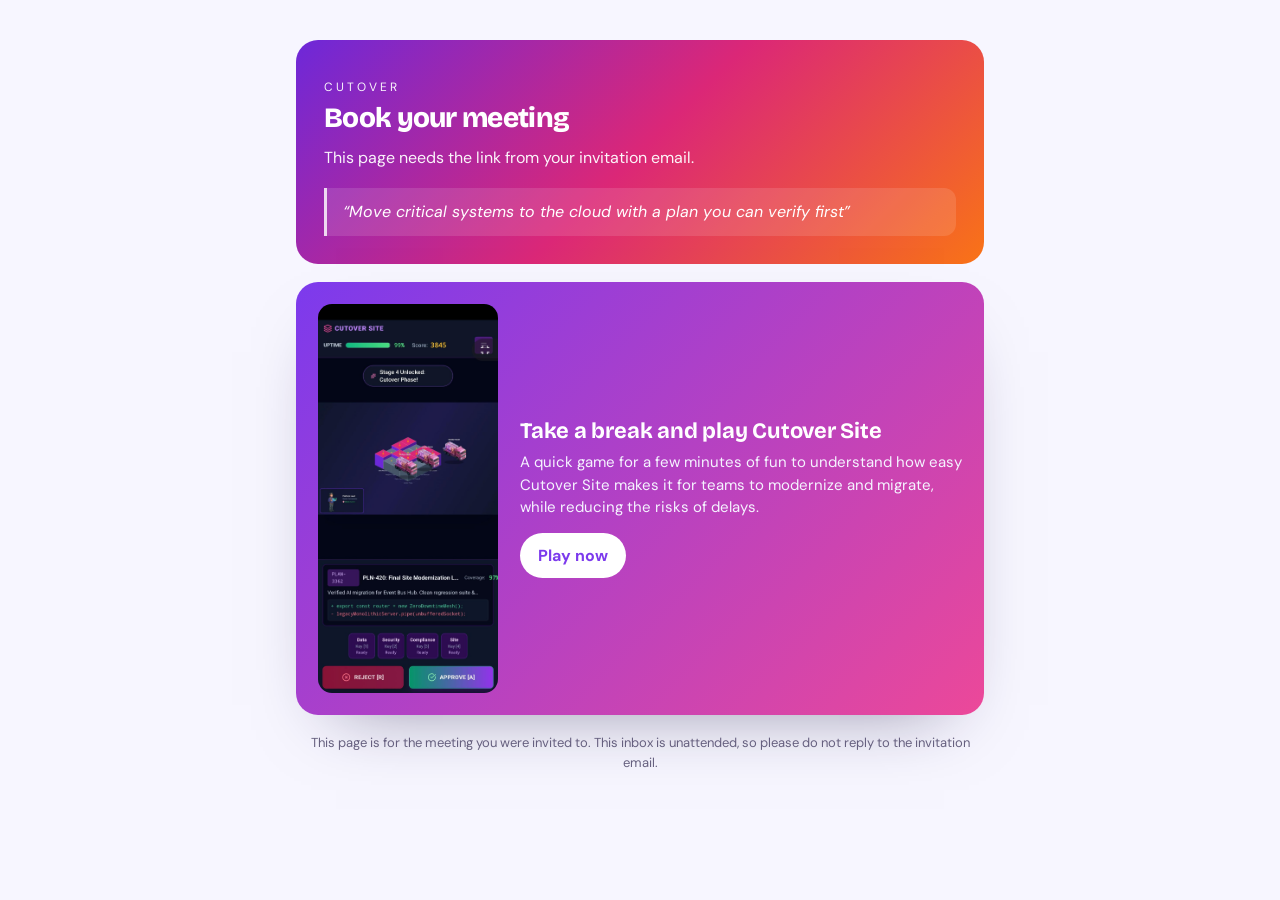
<file: book/index.html>
<!doctype html>
<html lang="en">
<head>
<meta charset="utf-8">
<meta name="viewport" content="width=device-width,initial-scale=1">
<link rel="icon" type="image/svg+xml" href="../favicon.svg">
<meta name="robots" content="noindex,nofollow">
<title>Book your Cutover meeting</title>
<link rel="preconnect" href="https://fonts.gstatic.com" crossorigin>
<link href="https://fonts.googleapis.com/css2?family=Bricolage+Grotesque:opsz,wght@12..96,600..800&family=DM+Sans:wght@400;500;700&display=swap" rel="stylesheet">
<link rel="stylesheet" href="../styles.css">
<style>
  .book-wrap{max-width:720px;margin:0 auto;padding:40px 16px 64px}
  .book-card{background:var(--card, #fff);border:1px solid var(--line, #e7e2f3);border-radius:22px;padding:28px;box-shadow:0 30px 70px -40px rgba(29,22,64,.4)}
  .book-hero{background:linear-gradient(135deg,#6d28d9,#db2777,#f97316);color:#fff;border-radius:22px;padding:28px;margin-bottom:18px}
  .book-hero h1{margin:6px 0 0;font-size:28px;line-height:1.2}
  .book-hero p{margin:10px 0 0;opacity:.95;line-height:1.5}
  .book-hero .tagline{margin:18px 0 0;padding:12px 16px;border-left:3px solid rgba(255,255,255,.8);background:rgba(255,255,255,.12);border-radius:0 12px 12px 0;font-size:16px;font-style:italic;line-height:1.5}
  .eyebrow-b{font-size:12px;letter-spacing:3px;text-transform:uppercase;opacity:.9;margin:0}
  .day{margin-top:18px}
  .day h3{font-size:16px;margin:0 0 8px}
  .slots{display:flex;flex-wrap:wrap;gap:8px}
  .slot{border:1px solid var(--line);background:var(--bg);color:var(--fg);border-radius:999px;padding:10px 14px;font:inherit;cursor:pointer}
  .slot[aria-pressed="true"],.slot:hover{background:var(--fg);color:var(--card);border-color:var(--fg)}
  .fields{display:grid;grid-template-columns:1fr 1fr;gap:10px;margin-top:14px}
  .fields label{display:flex;flex-direction:column;font-size:14px;gap:4px}
  .fields .wide{grid-column:1/-1}
  .fields input{font:inherit;padding:11px 12px;border-radius:12px;border:1px solid var(--line);background:var(--bg);color:var(--fg)}
  .go{margin-top:16px;background:var(--fg);color:var(--card);border:0;border-radius:999px;padding:14px 26px;font:inherit;font-weight:700;cursor:pointer}
  .go:disabled{opacity:.5;cursor:default}
  .note{font-size:13px;color:var(--muted);line-height:1.5}
  .err{color:#b42318;font-weight:600}
  .actions{display:flex;flex-wrap:wrap;gap:10px;margin-top:14px;align-items:center}
  .actions .go,.actions .ghost-btn{margin:0;height:50px;display:inline-flex;align-items:center;justify-content:center;border:1px solid var(--fg);line-height:1}
  .actions .ghost-btn{border-color:var(--line)}
  .ghost-btn{background:transparent;color:var(--fg);border:1px solid var(--line);border-radius:999px;padding:13px 22px;font:inherit;font-weight:700;cursor:pointer}
  #confirmCancel{margin-top:16px}
  .ok{background:color-mix(in srgb, var(--ok) 12%, var(--card));border:1px solid color-mix(in srgb, var(--ok) 40%, transparent);border-radius:16px;padding:18px}
  .game-card{display:grid;grid-template-columns:180px 1fr;gap:22px;align-items:center;margin-top:18px;padding:22px;border-radius:22px;background:linear-gradient(135deg,#7c3aed,#ec4899);color:#fff;box-shadow:0 30px 70px -40px rgba(29,22,64,.5)}
  .game-card img{display:block;width:100%;height:auto;border-radius:14px}
  .game-card h2{font-size:22px;color:#fff}
  .game-card p{margin:8px 0 14px;font-size:15px;line-height:1.5;color:#f5f3ff}
  .game-btn{display:inline-block;padding:10px 18px;border-radius:999px;background:#fff;color:#7c3aed;font-weight:700;text-decoration:none}
  @media (prefers-color-scheme:dark){
    .err{color:#fca5a5}
  }
  @media (max-width:560px){.fields{grid-template-columns:1fr}.game-card{grid-template-columns:1fr;text-align:center}.game-card img{max-width:200px;margin:0 auto}}
</style>
</head>
<body>
<main class="book-wrap">
  <section class="book-hero" aria-live="polite">
    <p class="eyebrow-b">Cutover</p>
    <h1 id="heroTitle">Book your meeting</h1>
    <p id="heroText">Checking your link…</p>
    <blockquote class="tagline">“Move critical systems to the cloud with a plan you can verify first”</blockquote>
  </section>

  <section class="book-card" id="bookCard" hidden>
    <div id="slotsPanel" hidden>
      <p class="note" id="zoneNote"></p>
      <div id="days"></div>
    </div>

    <div id="bookedPanel" hidden>
      <p class="note" id="bookedText"></p>
      <div class="actions">
        <button type="button" class="go" id="changeBtn">Change my time</button>
        <button type="button" class="ghost-btn" id="cancelBtn">Cancel my meeting</button>
      </div>
      <div id="confirmCancel" hidden>
        <p class="note">Cancel this meeting? The time will be released, and you can book a new one any time.</p>
        <button type="button" class="go" id="confirmCancelBtn">Yes, cancel my meeting</button>
        <button type="button" class="ghost-btn" id="keepBtn">Keep my meeting</button>
      </div>
    </div>

    <form id="bookForm" hidden novalidate>
      <p class="note" id="chosenText"></p>
      <div class="fields">
        <label>First name<input name="first_name" required maxlength="80" autocomplete="given-name"></label>
        <label>Last name<input name="last_name" required maxlength="80" autocomplete="family-name"></label>
        <label class="wide">Email<input name="email" type="email" required maxlength="320" autocomplete="email"></label>
        <label>Company<input name="company" required maxlength="120" autocomplete="organization"></label>
        <label>Phone (optional)<input name="phone" type="tel" maxlength="30" autocomplete="tel"></label>
      </div>
      <button type="submit" class="go" id="goBtn">Confirm my meeting</button>
    </form>

    <p class="err" id="errMsg" role="alert" hidden></p>
    <div class="ok" id="doneBox" hidden></div>
  </section>

  <section class="game-card" aria-labelledby="gameTitle">
    <a href="https://playground.google/g/zyq07y" target="_blank" rel="noopener"><img src="../email/cutover-site-game.jpg" alt="Cutover Site, the game: a site modernization simulation" loading="lazy" width="831" height="1800"></a>
    <div>
      <h2 id="gameTitle">Take a break and play Cutover Site</h2>
      <p>A quick game for a few minutes of fun to understand how easy Cutover Site makes it for teams to modernize and migrate, while reducing the risks of delays.</p>
      <a class="game-btn" href="https://playground.google/g/zyq07y" target="_blank" rel="noopener">Play now</a>
    </div>
  </section>

  <p class="note" style="text-align:center;margin-top:18px">
    This page is for the meeting you were invited to. This inbox is unattended, so please do not reply to the invitation email.
  </p>
</main>

<script>
(() => {
  const API = "https://cutover-api.ghlmaziz.workers.dev";
  const params = new URLSearchParams(location.search);
  const token = params.get("t") || "";
  const guestZone = Intl.DateTimeFormat().resolvedOptions().timeZone;
  const $ = (id) => document.getElementById(id);

  const fmtDay = (iso) => new Intl.DateTimeFormat(undefined, { timeZone: guestZone, weekday: "long", month: "long", day: "numeric" }).format(new Date(iso));
  const fmtTime = (iso) => new Intl.DateTimeFormat(undefined, { timeZone: guestZone, hour: "numeric", minute: "2-digit" }).format(new Date(iso));
  const fmtFull = (iso) => new Intl.DateTimeFormat(undefined, { timeZone: guestZone, weekday: "long", month: "long", day: "numeric", hour: "numeric", minute: "2-digit", timeZoneName: "short" }).format(new Date(iso));

  function showError(message) {
    $("errMsg").textContent = message;
    $("errMsg").hidden = false;
  }
  function clearError() {
    $("errMsg").hidden = true;
  }

  async function api(path, options = {}) {
    const res = await fetch(`${API}${path}`, { ...options, headers: { "content-type": "application/json", ...(options.headers || {}) } });
    const body = await res.json().catch(() => ({}));
    if (!res.ok) {
      const err = new Error(body.error || "Something went wrong. Please try again.");
      err.status = res.status;
      throw err;
    }
    return body;
  }

  function showDone(message, title) {
    $("doneBox").textContent = message;
    $("doneBox").hidden = false;
    $("slotsPanel").hidden = true;
    $("bookForm").hidden = true;
    $("bookedPanel").hidden = true;
    if (title) $("heroTitle").textContent = title;
    $("heroText").textContent = "";
  }

  // Shows the free times and the details form, for a new booking or a change.
  async function showTimes(moving) {
    $("bookedPanel").hidden = true;
    $("slotsPanel").hidden = false;
    $("zoneNote").textContent = `Times are shown in your time zone (${guestZone}). Meetings are offered on weekdays, 9:00 to 17:00, in the Cutover team's time zone.`;
    $("goBtn").textContent = moving ? "Move my meeting" : "Confirm my meeting";
    $("goBtn").dataset.moving = moving ? "1" : "";
    try {
      const data = await api(`/api/book/${encodeURIComponent(token)}/slots`);
      renderSlots(data.slots);
    } catch (err) {
      showError(err.message);
    }
  }

  function renderSlots(slots) {
    const days = $("days");
    days.replaceChildren();
    if (!slots.length) {
      days.append(Object.assign(document.createElement("p"), { className: "note", textContent: "No times are free in the next two weeks. Please reply to the invitation email to arrange a time." }));
      return;
    }
    const byDay = new Map();
    for (const s of slots) {
      const key = fmtDay(s.start);
      if (!byDay.has(key)) byDay.set(key, []);
      byDay.get(key).push(s);
    }
    for (const [day, list] of byDay) {
      const wrap = document.createElement("div");
      wrap.className = "day";
      const h = document.createElement("h3");
      h.textContent = day;
      const row = document.createElement("div");
      row.className = "slots";
      for (const s of list) {
        const b = document.createElement("button");
        b.type = "button";
        b.className = "slot";
        b.textContent = fmtTime(s.start);
        b.setAttribute("aria-pressed", "false");
        b.addEventListener("click", () => choose(s, b));
        row.append(b);
      }
      wrap.append(h, row);
      days.append(wrap);
    }
  }

  let chosen = null;
  let hostName = "the Cutover team";
  let firstName = "";
  function choose(slot, button) {
    chosen = slot;
    document.querySelectorAll(".slot").forEach((b) => b.setAttribute("aria-pressed", String(b === button)));
    $("chosenText").textContent = `Your meeting: ${fmtFull(slot.start)}`;
    $("bookForm").hidden = false;
    $("bookForm").scrollIntoView({ behavior: "smooth", block: "nearest" });
    clearError();
  }

  async function start() {
    if (!token) {
      $("heroText").textContent = "This page needs the link from your invitation email.";
      $("bookCard").hidden = true;
      return;
    }
    $("bookCard").hidden = false;
    let info;
    try {
      info = await api(`/api/book/${encodeURIComponent(token)}`);
    } catch (err) {
      $("heroText").textContent = err.message;
      $("bookCard").hidden = true;
      return;
    }
    hostName = info.host_name || "the Cutover team";
    firstName = info.first_name;
    $("heroTitle").textContent = `Hey ${info.first_name}, book your meeting to review Cutover AI modernization with ${hostName}.`;
    $("heroText").textContent = "Pick a 30-minute time that suits you, then confirm your details.";
    for (const name of ["first_name", "last_name", "email", "company", "phone"]) {
      const input = document.querySelector(`[name="${name}"]`);
      if (input && info[name]) input.value = info[name];
    }

    if (info.status === "booked") {
      $("heroTitle").textContent = `Hey ${info.first_name}, your meeting to review Cutover AI modernization with ${hostName} is booked.`;
      $("heroText").textContent = "You can change the time or cancel it below.";
      $("bookedText").textContent = `Your meeting: ${fmtFull(info.meeting_at)}`;
      $("bookedPanel").hidden = false;
      return;
    }
    if (info.status === "cancelled") {
      $("heroText").textContent = "Your meeting was cancelled. Pick a new time below.";
    } else if (info.status !== "invited") {
      $("heroText").textContent = "This meeting can no longer be changed. Please contact the Cutover team.";
      return;
    }
    await showTimes(false);
  }

  $("changeBtn").addEventListener("click", () => showTimes(true));
  $("cancelBtn").addEventListener("click", () => {
    $("confirmCancel").hidden = false;
  });
  $("keepBtn").addEventListener("click", () => {
    $("confirmCancel").hidden = true;
  });
  $("confirmCancelBtn").addEventListener("click", async () => {
    $("confirmCancelBtn").disabled = true;
    clearError();
    try {
      await api(`/api/book/${encodeURIComponent(token)}/cancel`, { method: "POST" });
      showDone(`You will get a confirmation email, and you can book a new time with the link in it.`, `Hey ${firstName}, your meeting to review Cutover AI modernization with ${hostName} has been cancelled.`);
    } catch (err) {
      showError(err.message);
    } finally {
      $("confirmCancelBtn").disabled = false;
    }
  });

  $("bookForm").addEventListener("submit", async (e) => {
    e.preventDefault();
    if (!chosen) return showError("Pick a time first.");
    const form = e.target;
    if (!form.reportValidity()) return;
    const payload = Object.fromEntries(new FormData(form).entries());
    payload.start = chosen.start;
    $("goBtn").disabled = true;
    clearError();
    try {
      const result = await api(`/api/book/${encodeURIComponent(token)}`, { method: "POST", body: JSON.stringify(payload) });
      const who = firstName || payload.first_name;
      const title = result.moved
        ? `Hey ${who}, your meeting to review Cutover AI modernization with ${hostName} has moved.`
        : `Hey ${who}, your meeting to review Cutover AI modernization with ${hostName} is booked.`;
      showDone(`${fmtFull(chosen.start)}. A confirmation has been sent to ${payload.email}. This inbox is unattended, so please do not reply to it.`, title);
    } catch (err) {
      showError(err.message);
      if (err.status === 409) {
        document.querySelectorAll(".slot").forEach((b) => (b.disabled = true));
      }
    } finally {
      $("goBtn").disabled = false;
    }
  });

  start();
})();
</script>
</body>
</html>
</file>
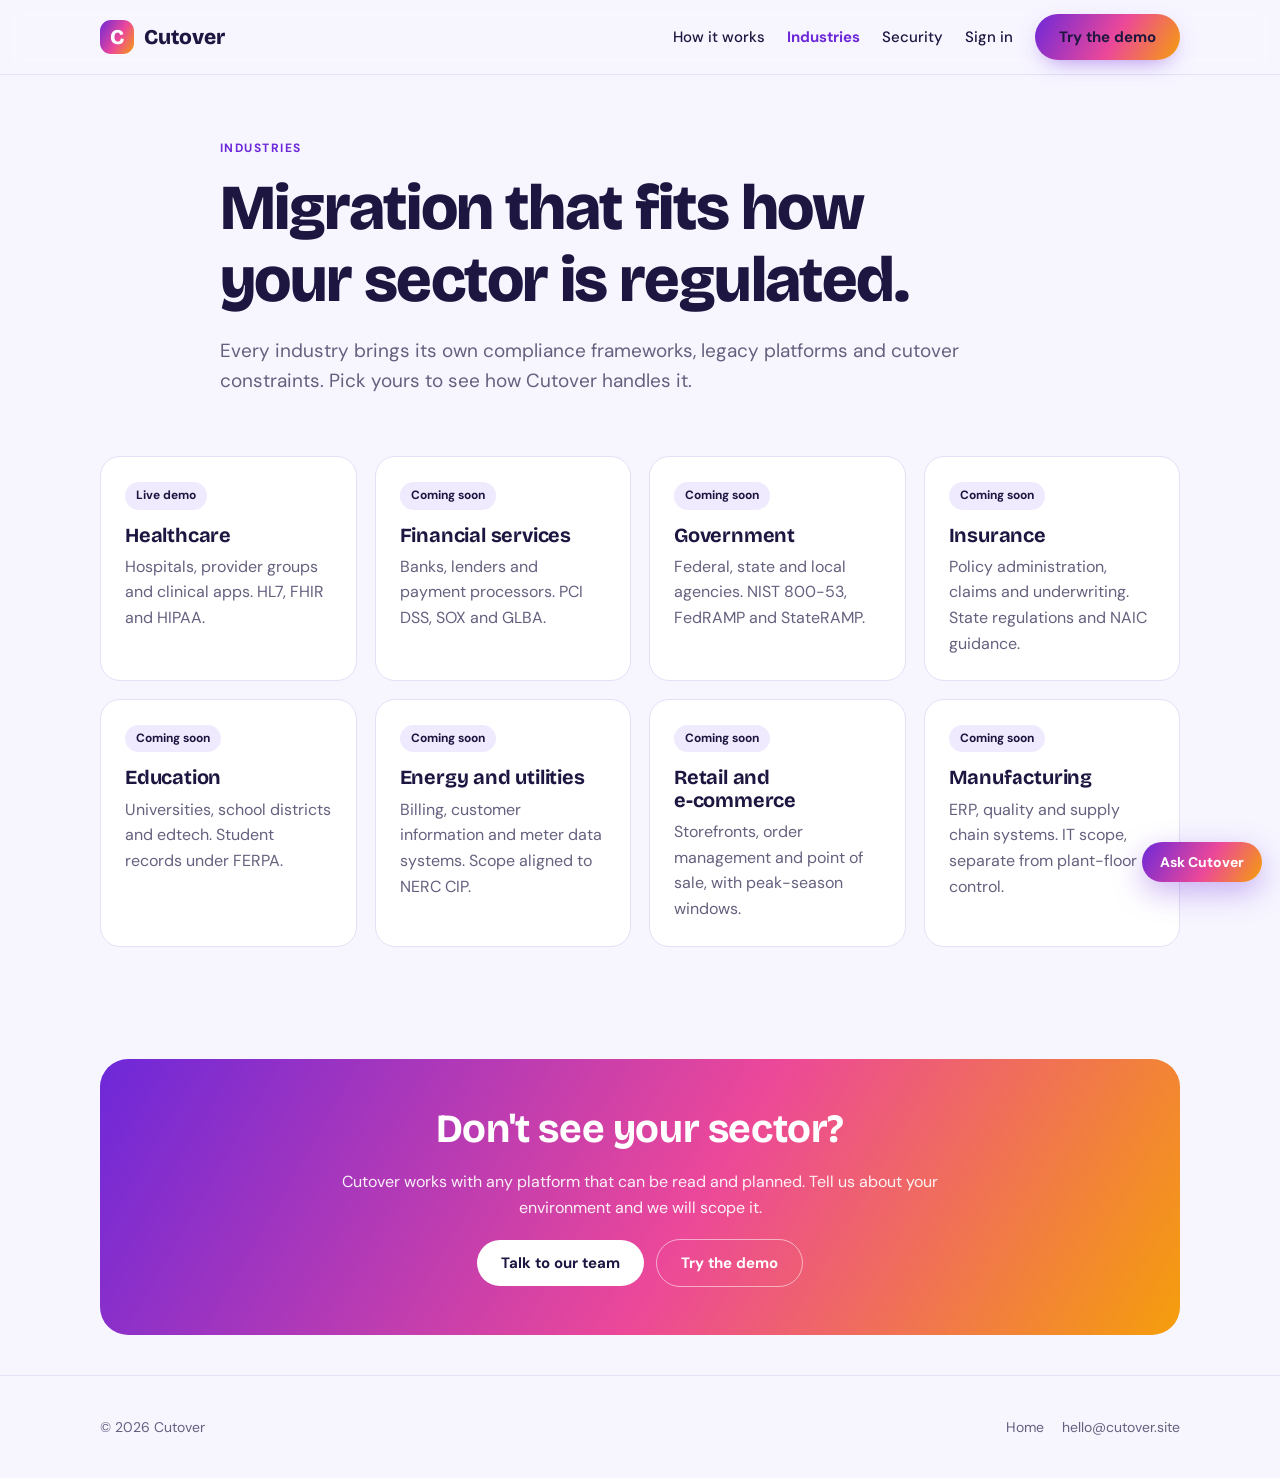
<file: industries/index.html>
<!doctype html>
<html lang="en">
<head>
<meta charset="utf-8">
<meta name="viewport" content="width=device-width,initial-scale=1">
<link rel="icon" type="image/svg+xml" href="../favicon.svg">
<title>Industries | Cutover</title>
<meta name="description" content="Cutover supports migrations across healthcare, financial services, government, insurance, education, energy, retail and manufacturing.">
<link rel="preconnect" href="https://fonts.gstatic.com" crossorigin>
<link href="https://fonts.googleapis.com/css2?family=Bricolage+Grotesque:opsz,wght@12..96,600..800&family=DM+Sans:wght@400;500;700&family=JetBrains+Mono:wght@500&display=swap" rel="stylesheet">
<link rel="stylesheet" href="../styles.css">
<script src="../site.js" defer></script>
<script src="../ask-cutover.js" defer></script>
</head>
<body>
<header class="nav">
  <div class="wrap nav-in">
    <a class="brand" href="../index.html"><span class="logo">C</span>Cutover</a>
    <nav class="links" aria-label="Main">
      <a href="../index.html#how">How it works</a>
      <a href="index.html" aria-current="page">Industries</a>
      <a href="../security.html">Security</a>
      <a class="signin" href="https://app.cutover.site">Sign in</a>
      <a class="btn" data-demo-link>Try the demo</a>
    </nav>
  </div>
</header>

<main>
  <div class="wrap ihero">
    <p class="eyebrow">Industries</p>
    <h1>Migration that fits how your sector is regulated.</h1>
    <p class="lead">Every industry brings its own compliance frameworks, legacy platforms and cutover constraints. Pick yours to see how Cutover handles it.</p>
  </div>

  <section style="padding-top:20px">
    <div class="wrap grid">
      <a class="card" href="healthcare.html" style="text-decoration:none;color:inherit"><span class="tag">Live demo</span><h3 style="margin-top:14px">Healthcare</h3><p class="muted" style="margin-top:8px">Hospitals, provider groups and clinical apps. HL7, FHIR and HIPAA.</p></a>
      <a class="card" href="financial-services.html" style="text-decoration:none;color:inherit"><span class="tag">Coming soon</span><h3 style="margin-top:14px">Financial services</h3><p class="muted" style="margin-top:8px">Banks, lenders and payment processors. PCI DSS, SOX and GLBA.</p></a>
      <a class="card" href="government.html" style="text-decoration:none;color:inherit"><span class="tag">Coming soon</span><h3 style="margin-top:14px">Government</h3><p class="muted" style="margin-top:8px">Federal, state and local agencies. NIST 800-53, FedRAMP and StateRAMP.</p></a>
      <a class="card" href="insurance.html" style="text-decoration:none;color:inherit"><span class="tag">Coming soon</span><h3 style="margin-top:14px">Insurance</h3><p class="muted" style="margin-top:8px">Policy administration, claims and underwriting. State regulations and NAIC guidance.</p></a>
      <a class="card" href="education.html" style="text-decoration:none;color:inherit"><span class="tag">Coming soon</span><h3 style="margin-top:14px">Education</h3><p class="muted" style="margin-top:8px">Universities, school districts and edtech. Student records under FERPA.</p></a>
      <a class="card" href="energy-utilities.html" style="text-decoration:none;color:inherit"><span class="tag">Coming soon</span><h3 style="margin-top:14px">Energy and utilities</h3><p class="muted" style="margin-top:8px">Billing, customer information and meter data systems. Scope aligned to NERC CIP.</p></a>
      <a class="card" href="retail-ecommerce.html" style="text-decoration:none;color:inherit"><span class="tag">Coming soon</span><h3 style="margin-top:14px">Retail and e-commerce</h3><p class="muted" style="margin-top:8px">Storefronts, order management and point of sale, with peak-season windows.</p></a>
      <a class="card" href="manufacturing.html" style="text-decoration:none;color:inherit"><span class="tag">Coming soon</span><h3 style="margin-top:14px">Manufacturing</h3><p class="muted" style="margin-top:8px">ERP, quality and supply chain systems. IT scope, separate from plant-floor control.</p></a>
    </div>
  </section>

  <section class="tight">
    <div class="wrap">
      <div class="cta">
        <h2>Don't see your sector?</h2>
        <p>Cutover works with any platform that can be read and planned. Tell us about your environment and we will scope it.</p>
        <div class="row" style="justify-content:center">
          <a class="btn" data-contact>Talk to our team</a>
          <a class="btn ghost" data-demo-link>Try the demo</a>
        </div>
      </div>
    </div>
  </section>
</main>
<footer>
  <div class="wrap foot">
    <div>© <span data-year></span> Cutover</div>
    <nav><a href="../index.html">Home</a><a data-contact-text>hello@cutover.site</a></nav>
  </div>
</footer>
</body>
</html>
</file>
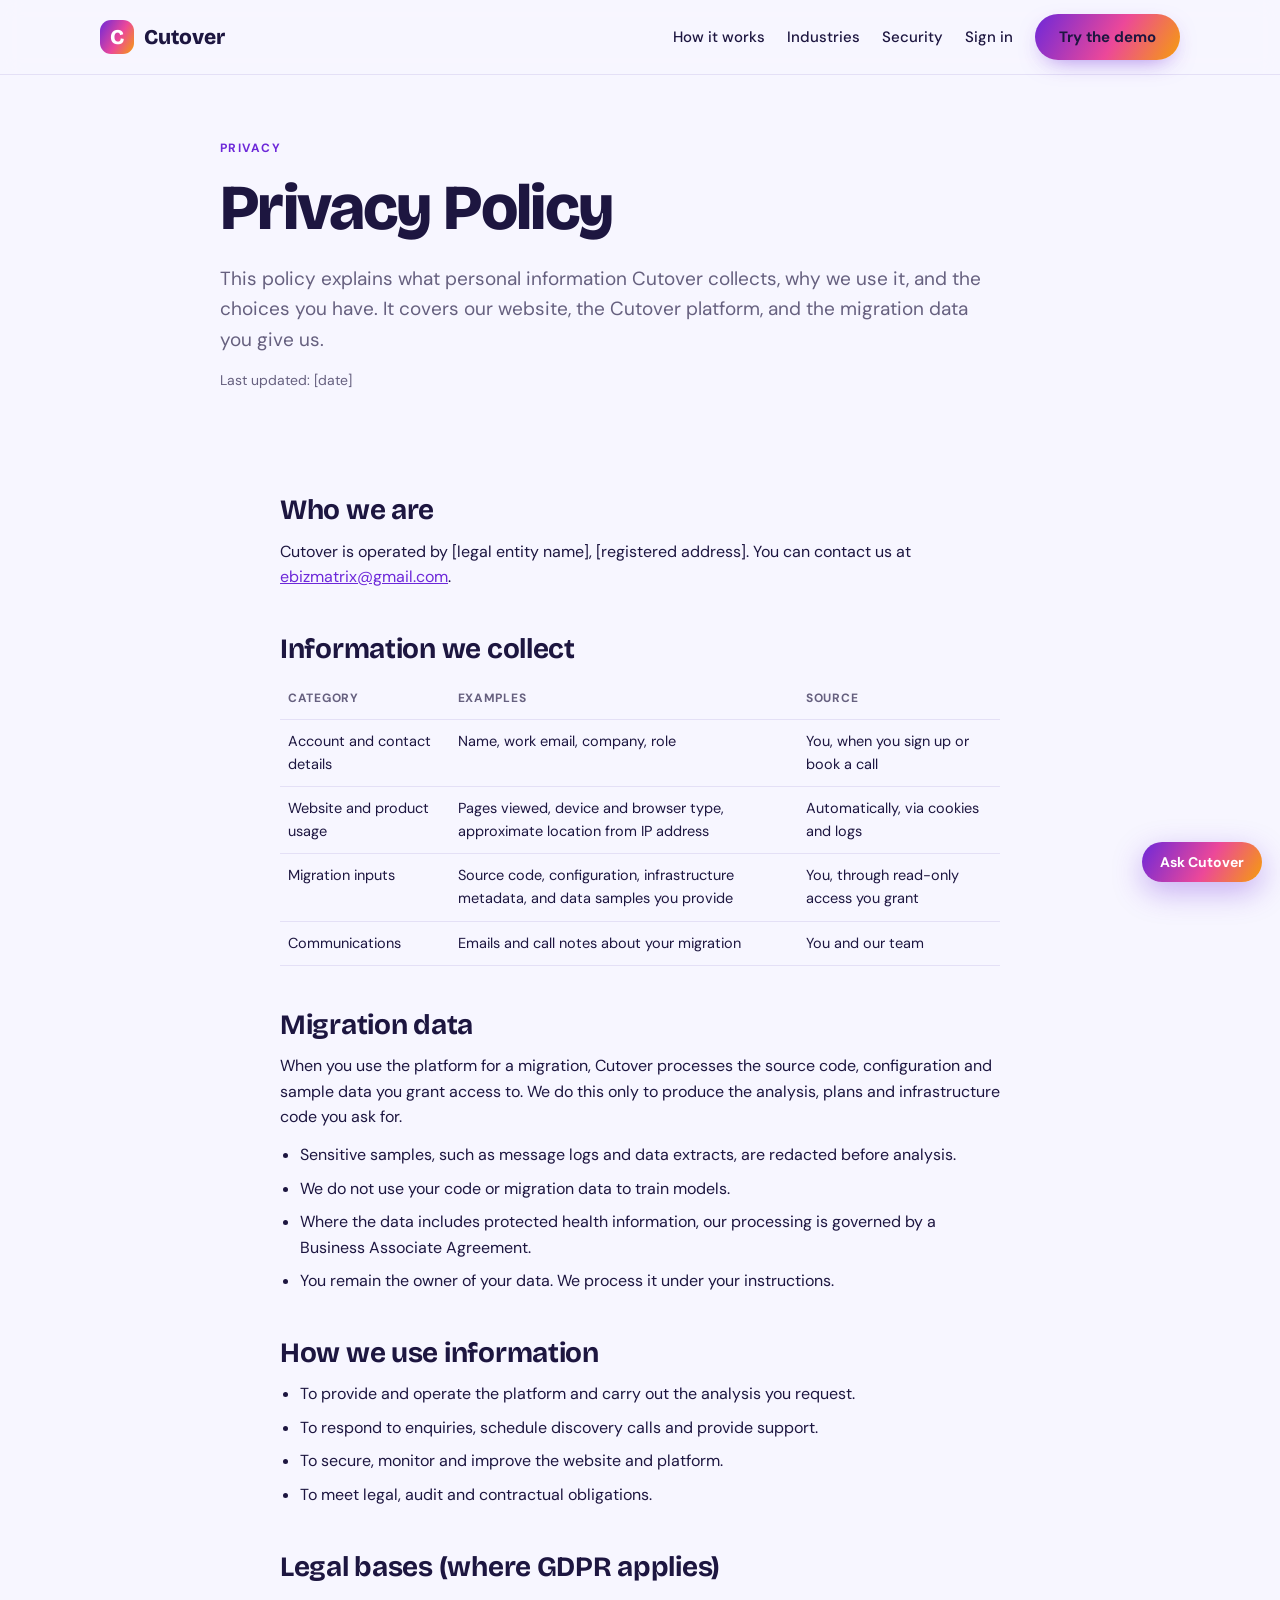
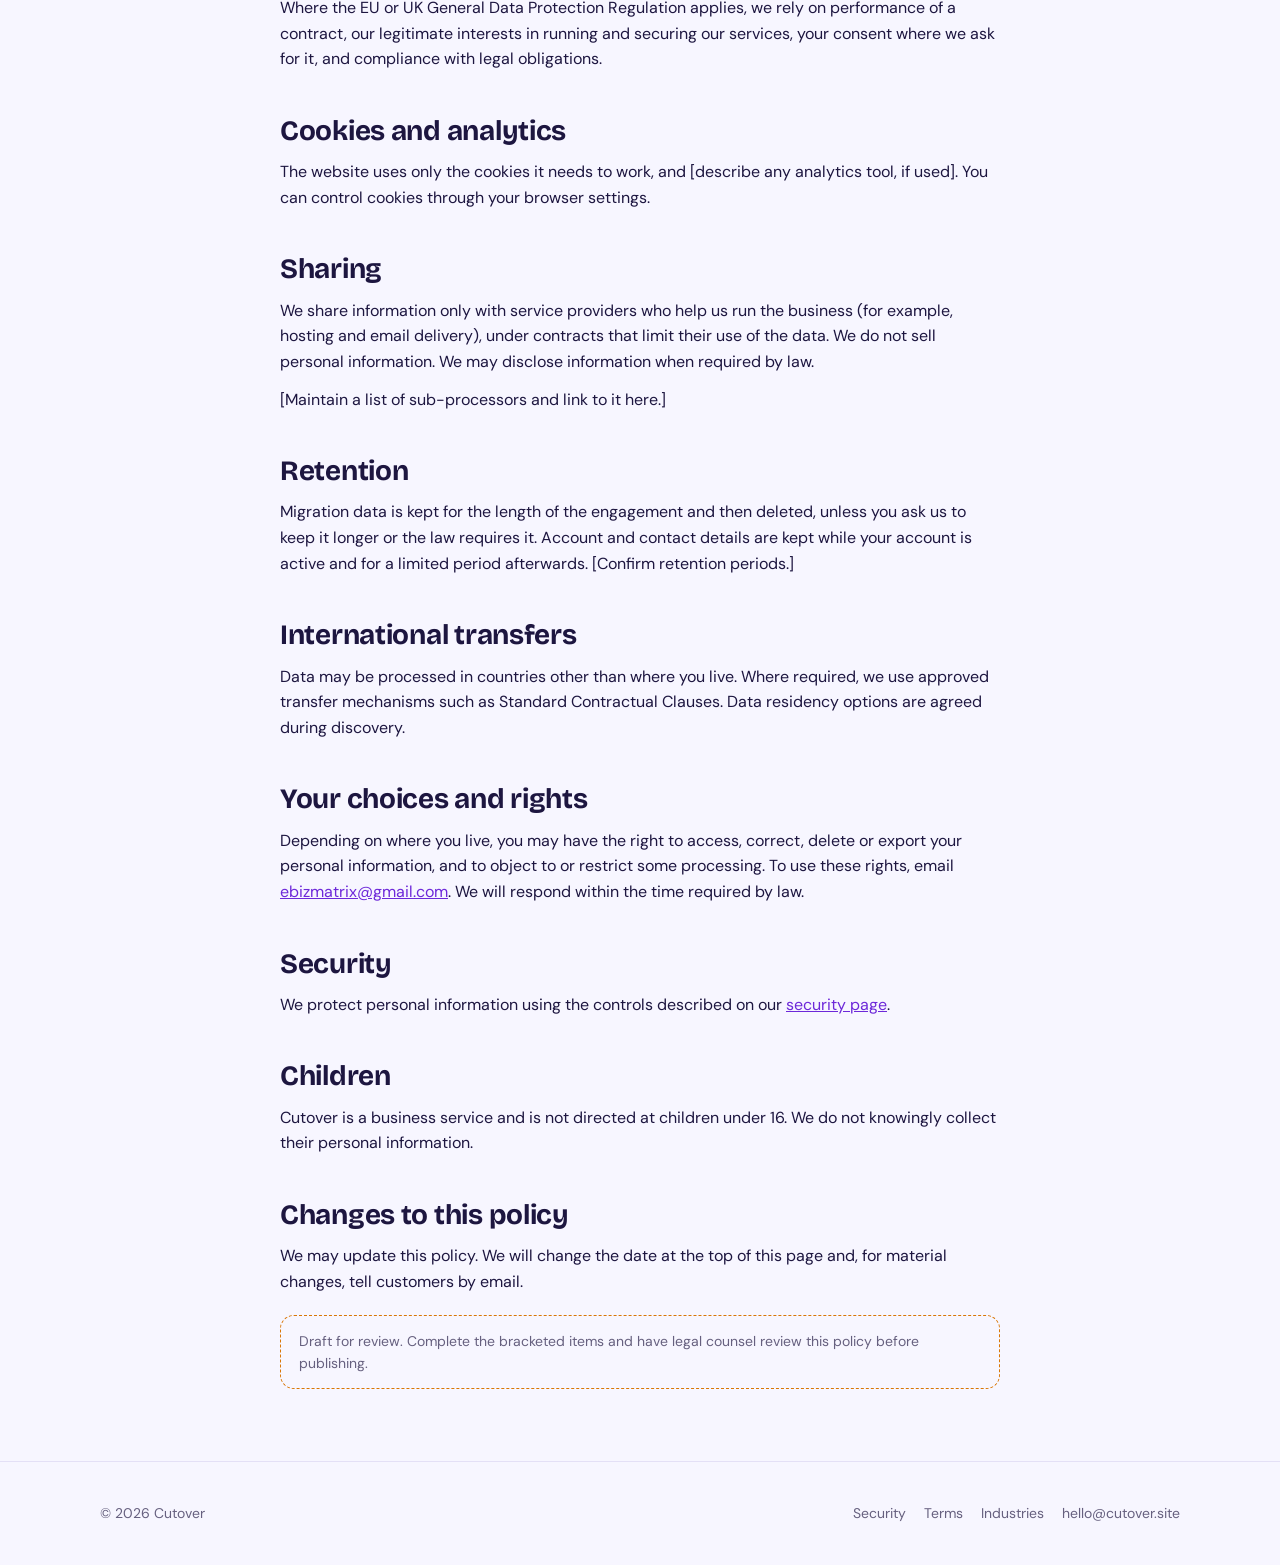
<file: privacy.html>
<!doctype html>
<html lang="en">
<head>
<meta charset="utf-8">
<meta name="viewport" content="width=device-width,initial-scale=1">
<link rel="icon" type="image/svg+xml" href="favicon.svg">
<title>Privacy Policy | Cutover</title>
<meta name="description" content="How Cutover collects, uses, stores and protects personal information, including data processed during migration analysis.">
<link rel="preconnect" href="https://fonts.gstatic.com" crossorigin>
<link href="https://fonts.googleapis.com/css2?family=Bricolage+Grotesque:opsz,wght@12..96,600..800&family=DM+Sans:wght@400;500;700&family=JetBrains+Mono:wght@500&display=swap" rel="stylesheet">
<link rel="stylesheet" href="styles.css">
<style>
  .doc{max-width:760px}
  .doc h2{font-size:clamp(22px,3.4vw,28px);margin-top:44px}
  .doc p,.doc li{margin-top:12px}
  .doc ul{padding-left:20px;margin:12px 0 0}
  .doc li{margin-top:8px}
  .draft{margin-top:20px;padding:14px 18px;border-radius:14px;border:1px dashed var(--warn);font-size:14px;color:var(--muted)}
  .doc table{width:100%;border-collapse:collapse;margin-top:14px;font-size:14.5px}
  .doc th,.doc td{text-align:left;padding:10px 8px;border-bottom:1px solid var(--line);vertical-align:top}
  .doc th{font-size:12px;text-transform:uppercase;letter-spacing:.06em;color:var(--muted)}
  .tbl-wrap{overflow-x:auto}
</style>
<script src="site.js" defer></script>
<script src="ask-cutover.js" defer></script>
</head>
<body>
<header class="nav">
  <div class="wrap nav-in">
    <a class="brand" href="index.html"><span class="logo">C</span>Cutover</a>
    <nav class="links" aria-label="Main">
      <a href="index.html#how">How it works</a>
      <a href="industries/index.html">Industries</a>
      <a href="security.html">Security</a>
      <a class="signin" href="https://app.cutover.site">Sign in</a>
      <a class="btn" data-demo-link>Try the demo</a>
    </nav>
  </div>
</header>

<main>
  <div class="wrap ihero">
    <p class="eyebrow">Privacy</p>
    <h1>Privacy Policy</h1>
    <p class="lead">This policy explains what personal information Cutover collects, why we use it, and the choices you have. It covers our website, the Cutover platform, and the migration data you give us.</p>
    <p class="muted" style="font-size:14px">Last updated: [date]</p>
  </div>

  <section style="padding-top:20px">
    <div class="wrap doc">
      <h2>Who we are</h2>
      <p>Cutover is operated by [legal entity name], [registered address]. You can contact us at <a href="mailto:ebizmatrix@gmail.com">ebizmatrix@gmail.com</a>.</p>

      <h2>Information we collect</h2>
      <div class="tbl-wrap">
        <table>
          <thead><tr><th>Category</th><th>Examples</th><th>Source</th></tr></thead>
          <tbody>
            <tr><td>Account and contact details</td><td>Name, work email, company, role</td><td>You, when you sign up or book a call</td></tr>
            <tr><td>Website and product usage</td><td>Pages viewed, device and browser type, approximate location from IP address</td><td>Automatically, via cookies and logs</td></tr>
            <tr><td>Migration inputs</td><td>Source code, configuration, infrastructure metadata, and data samples you provide</td><td>You, through read-only access you grant</td></tr>
            <tr><td>Communications</td><td>Emails and call notes about your migration</td><td>You and our team</td></tr>
          </tbody>
        </table>
      </div>

      <h2>Migration data</h2>
      <p>When you use the platform for a migration, Cutover processes the source code, configuration and sample data you grant access to. We do this only to produce the analysis, plans and infrastructure code you ask for.</p>
      <ul>
        <li>Sensitive samples, such as message logs and data extracts, are redacted before analysis.</li>
        <li>We do not use your code or migration data to train models.</li>
        <li>Where the data includes protected health information, our processing is governed by a Business Associate Agreement.</li>
        <li>You remain the owner of your data. We process it under your instructions.</li>
      </ul>

      <h2>How we use information</h2>
      <ul>
        <li>To provide and operate the platform and carry out the analysis you request.</li>
        <li>To respond to enquiries, schedule discovery calls and provide support.</li>
        <li>To secure, monitor and improve the website and platform.</li>
        <li>To meet legal, audit and contractual obligations.</li>
      </ul>

      <h2>Legal bases (where GDPR applies)</h2>
      <p>Where the EU or UK General Data Protection Regulation applies, we rely on performance of a contract, our legitimate interests in running and securing our services, your consent where we ask for it, and compliance with legal obligations.</p>

      <h2>Cookies and analytics</h2>
      <p>The website uses only the cookies it needs to work, and [describe any analytics tool, if used]. You can control cookies through your browser settings.</p>

      <h2>Sharing</h2>
      <p>We share information only with service providers who help us run the business (for example, hosting and email delivery), under contracts that limit their use of the data. We do not sell personal information. We may disclose information when required by law.</p>
      <p>[Maintain a list of sub-processors and link to it here.]</p>

      <h2>Retention</h2>
      <p>Migration data is kept for the length of the engagement and then deleted, unless you ask us to keep it longer or the law requires it. Account and contact details are kept while your account is active and for a limited period afterwards. [Confirm retention periods.]</p>

      <h2>International transfers</h2>
      <p>Data may be processed in countries other than where you live. Where required, we use approved transfer mechanisms such as Standard Contractual Clauses. Data residency options are agreed during discovery.</p>

      <h2>Your choices and rights</h2>
      <p>Depending on where you live, you may have the right to access, correct, delete or export your personal information, and to object to or restrict some processing. To use these rights, email <a href="mailto:ebizmatrix@gmail.com">ebizmatrix@gmail.com</a>. We will respond within the time required by law.</p>

      <h2>Security</h2>
      <p>We protect personal information using the controls described on our <a href="security.html">security page</a>.</p>

      <h2>Children</h2>
      <p>Cutover is a business service and is not directed at children under 16. We do not knowingly collect their personal information.</p>

      <h2>Changes to this policy</h2>
      <p>We may update this policy. We will change the date at the top of this page and, for material changes, tell customers by email.</p>

      <div class="draft">Draft for review. Complete the bracketed items and have legal counsel review this policy before publishing.</div>
    </div>
  </section>
</main>

<footer>
  <div class="wrap foot">
    <div>© <span data-year></span> Cutover</div>
    <nav><a href="security.html">Security</a><a href="terms.html">Terms</a><a href="industries/index.html">Industries</a><a data-contact-text>hello@cutover.site</a></nav>
  </div>
</footer>
</body>
</html>
</file>
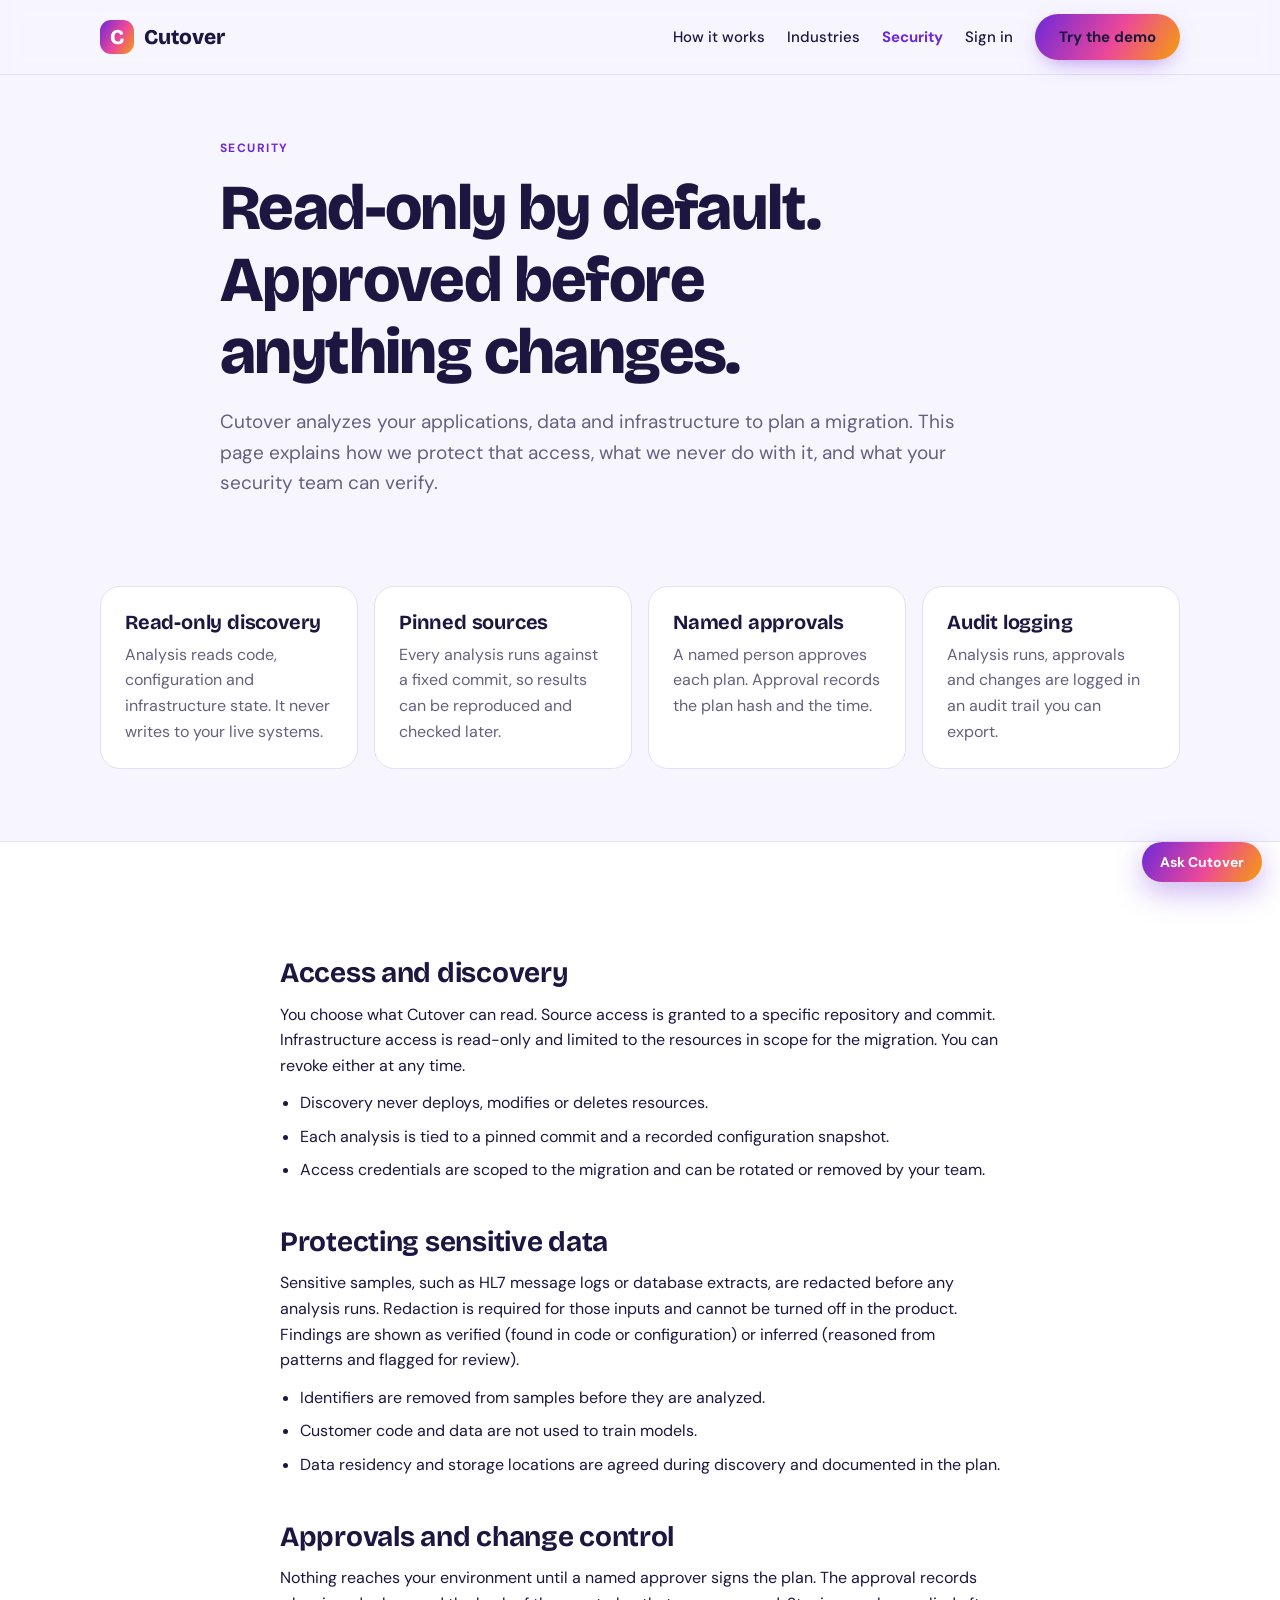
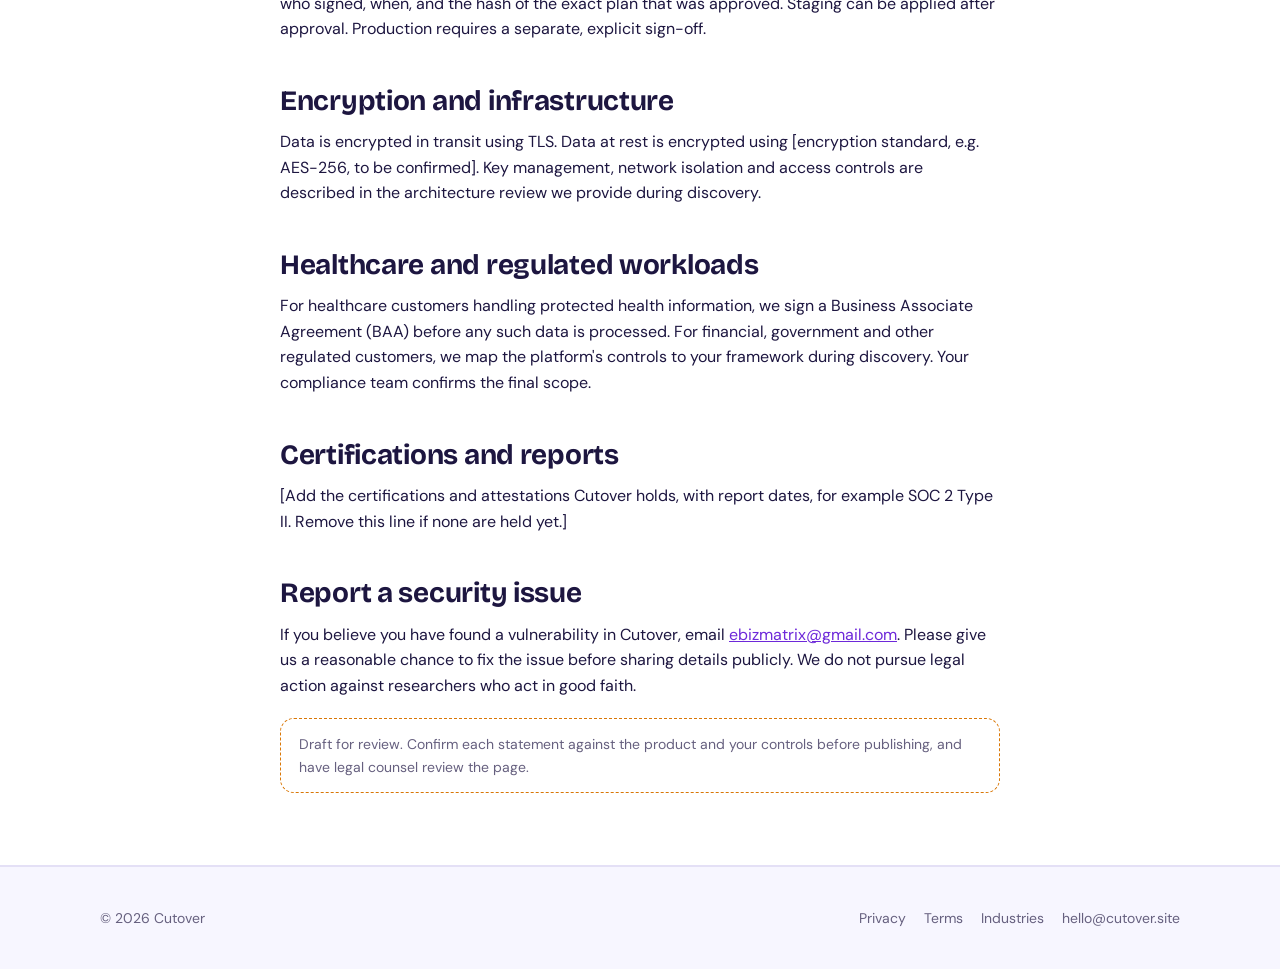
<file: security.html>
<!doctype html>
<html lang="en">
<head>
<meta charset="utf-8">
<meta name="viewport" content="width=device-width,initial-scale=1">
<link rel="icon" type="image/svg+xml" href="favicon.svg">
<title>Security | Cutover</title>
<meta name="description" content="How Cutover protects customer code, infrastructure access and migration data: read-only discovery, redaction, approvals and audit logging.">
<link rel="preconnect" href="https://fonts.gstatic.com" crossorigin>
<link href="https://fonts.googleapis.com/css2?family=Bricolage+Grotesque:opsz,wght@12..96,600..800&family=DM+Sans:wght@400;500;700&family=JetBrains+Mono:wght@500&display=swap" rel="stylesheet">
<link rel="stylesheet" href="styles.css">
<style>
  .doc{max-width:760px}
  .doc h2{font-size:clamp(22px,3.4vw,28px);margin-top:44px}
  .doc h3{font-size:18px;margin-top:26px}
  .doc p,.doc li{margin-top:12px}
  .doc ul{padding-left:20px;margin:12px 0 0}
  .doc li{margin-top:8px}
  .draft{margin-top:20px;padding:14px 18px;border-radius:14px;border:1px dashed var(--warn);font-size:14px;color:var(--muted)}
  .pillars{display:grid;gap:16px;grid-template-columns:repeat(auto-fit,minmax(min(100%,240px),1fr));margin-top:28px}
</style>
<script src="site.js" defer></script>
<script src="ask-cutover.js" defer></script>
</head>
<body>
<header class="nav">
  <div class="wrap nav-in">
    <a class="brand" href="index.html"><span class="logo">C</span>Cutover</a>
    <nav class="links" aria-label="Main">
      <a href="index.html#how">How it works</a>
      <a href="industries/index.html">Industries</a>
      <a href="security.html" aria-current="page">Security</a>
      <a class="signin" href="https://app.cutover.site">Sign in</a>
      <a class="btn" data-demo-link>Try the demo</a>
    </nav>
  </div>
</header>

<main>
  <div class="wrap ihero">
    <p class="eyebrow">Security</p>
    <h1>Read-only by default. Approved before anything changes.</h1>
    <p class="lead">Cutover analyzes your applications, data and infrastructure to plan a migration. This page explains how we protect that access, what we never do with it, and what your security team can verify.</p>
  </div>

  <section style="padding-top:20px">
    <div class="wrap">
      <div class="pillars">
        <div class="card"><h3>Read-only discovery</h3><p class="muted" style="margin-top:8px">Analysis reads code, configuration and infrastructure state. It never writes to your live systems.</p></div>
        <div class="card"><h3>Pinned sources</h3><p class="muted" style="margin-top:8px">Every analysis runs against a fixed commit, so results can be reproduced and checked later.</p></div>
        <div class="card"><h3>Named approvals</h3><p class="muted" style="margin-top:8px">A named person approves each plan. Approval records the plan hash and the time.</p></div>
        <div class="card"><h3>Audit logging</h3><p class="muted" style="margin-top:8px">Analysis runs, approvals and changes are logged in an audit trail you can export.</p></div>
      </div>
    </div>
  </section>

  <section class="band">
    <div class="wrap doc">
      <h2>Access and discovery</h2>
      <p>You choose what Cutover can read. Source access is granted to a specific repository and commit. Infrastructure access is read-only and limited to the resources in scope for the migration. You can revoke either at any time.</p>
      <ul>
        <li>Discovery never deploys, modifies or deletes resources.</li>
        <li>Each analysis is tied to a pinned commit and a recorded configuration snapshot.</li>
        <li>Access credentials are scoped to the migration and can be rotated or removed by your team.</li>
      </ul>

      <h2>Protecting sensitive data</h2>
      <p>Sensitive samples, such as HL7 message logs or database extracts, are redacted before any analysis runs. Redaction is required for those inputs and cannot be turned off in the product. Findings are shown as verified (found in code or configuration) or inferred (reasoned from patterns and flagged for review).</p>
      <ul>
        <li>Identifiers are removed from samples before they are analyzed.</li>
        <li>Customer code and data are not used to train models.</li>
        <li>Data residency and storage locations are agreed during discovery and documented in the plan.</li>
      </ul>

      <h2>Approvals and change control</h2>
      <p>Nothing reaches your environment until a named approver signs the plan. The approval records who signed, when, and the hash of the exact plan that was approved. Staging can be applied after approval. Production requires a separate, explicit sign-off.</p>

      <h2>Encryption and infrastructure</h2>
      <p>Data is encrypted in transit using TLS. Data at rest is encrypted using [encryption standard, e.g. AES-256, to be confirmed]. Key management, network isolation and access controls are described in the architecture review we provide during discovery.</p>

      <h2>Healthcare and regulated workloads</h2>
      <p>For healthcare customers handling protected health information, we sign a Business Associate Agreement (BAA) before any such data is processed. For financial, government and other regulated customers, we map the platform's controls to your framework during discovery. Your compliance team confirms the final scope.</p>

      <h2>Certifications and reports</h2>
      <p>[Add the certifications and attestations Cutover holds, with report dates, for example SOC 2 Type II. Remove this line if none are held yet.]</p>

      <h2>Report a security issue</h2>
      <p>If you believe you have found a vulnerability in Cutover, email <a href="mailto:ebizmatrix@gmail.com">ebizmatrix@gmail.com</a>. Please give us a reasonable chance to fix the issue before sharing details publicly. We do not pursue legal action against researchers who act in good faith.</p>

      <div class="draft">Draft for review. Confirm each statement against the product and your controls before publishing, and have legal counsel review the page.</div>
    </div>
  </section>
</main>

<footer>
  <div class="wrap foot">
    <div>© <span data-year></span> Cutover</div>
    <nav><a href="privacy.html">Privacy</a><a href="terms.html">Terms</a><a href="industries/index.html">Industries</a><a data-contact-text>hello@cutover.site</a></nav>
  </div>
</footer>
</body>
</html>
</file>
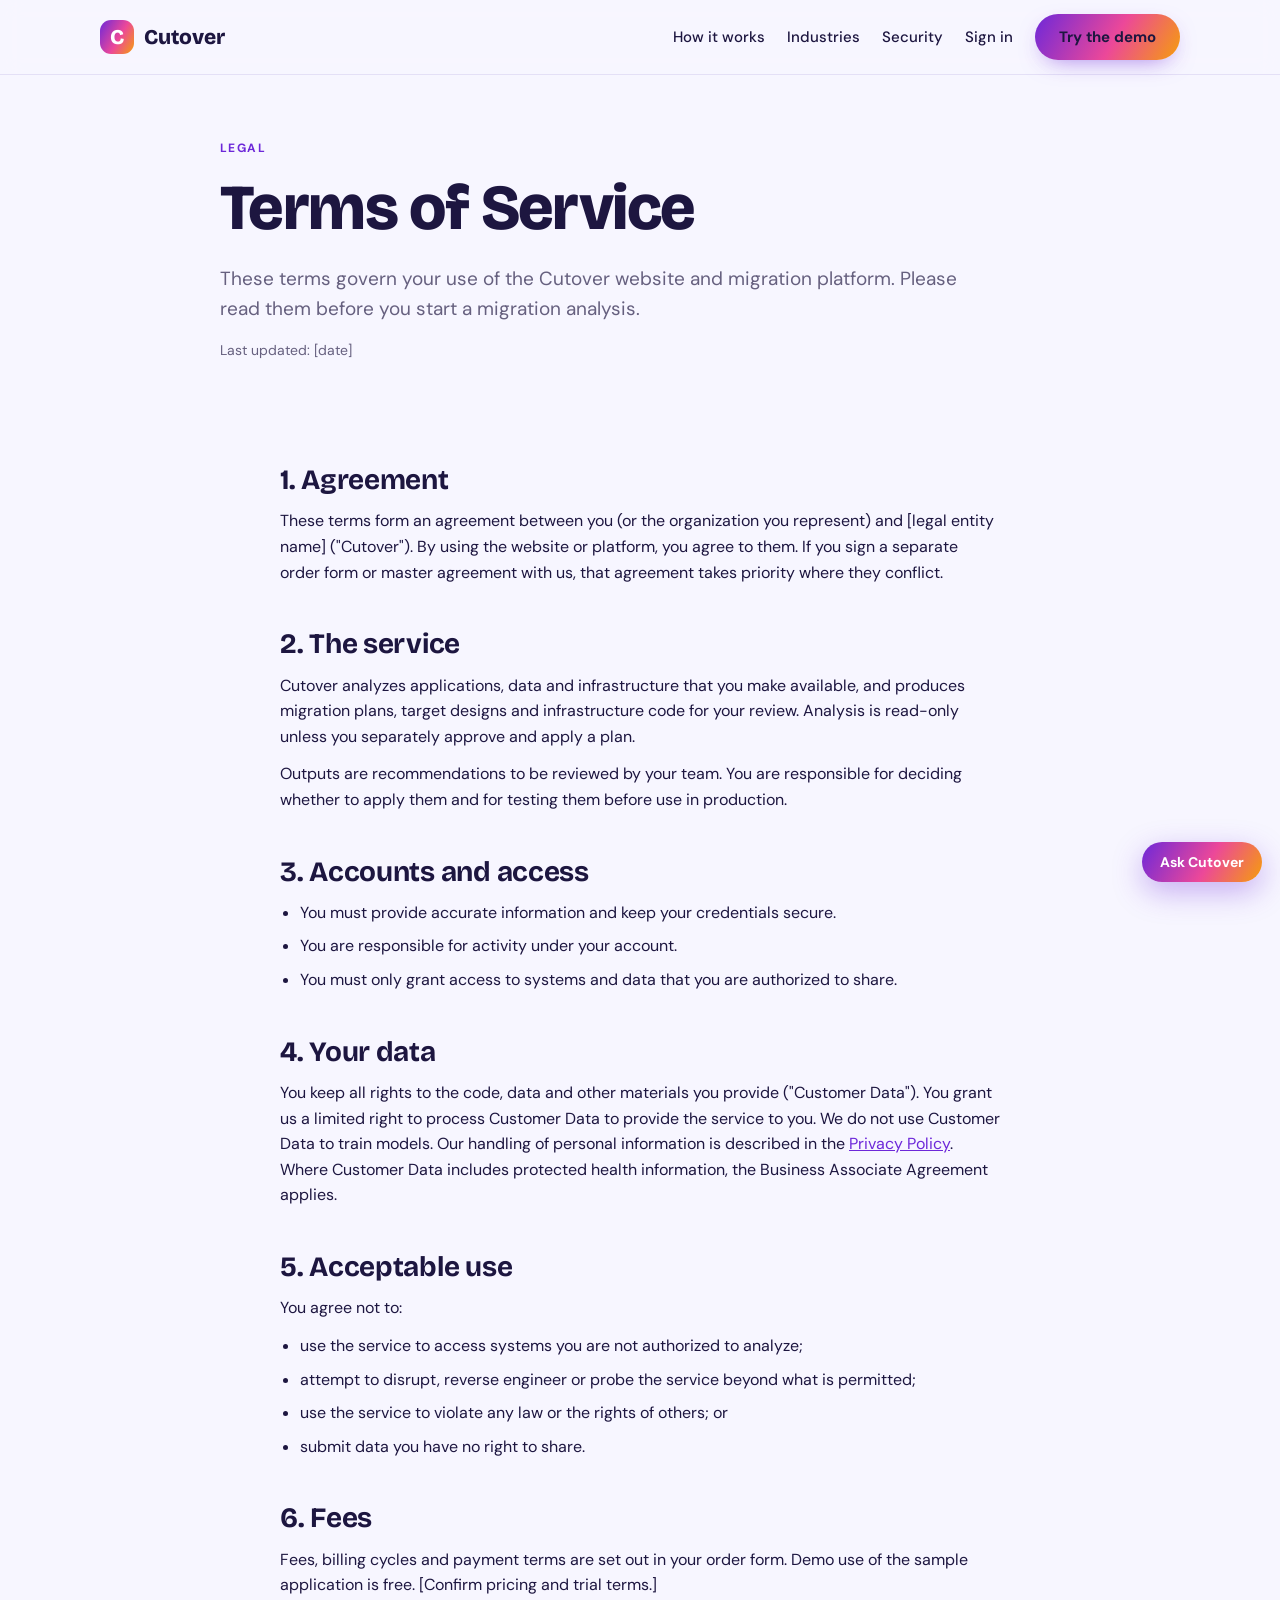
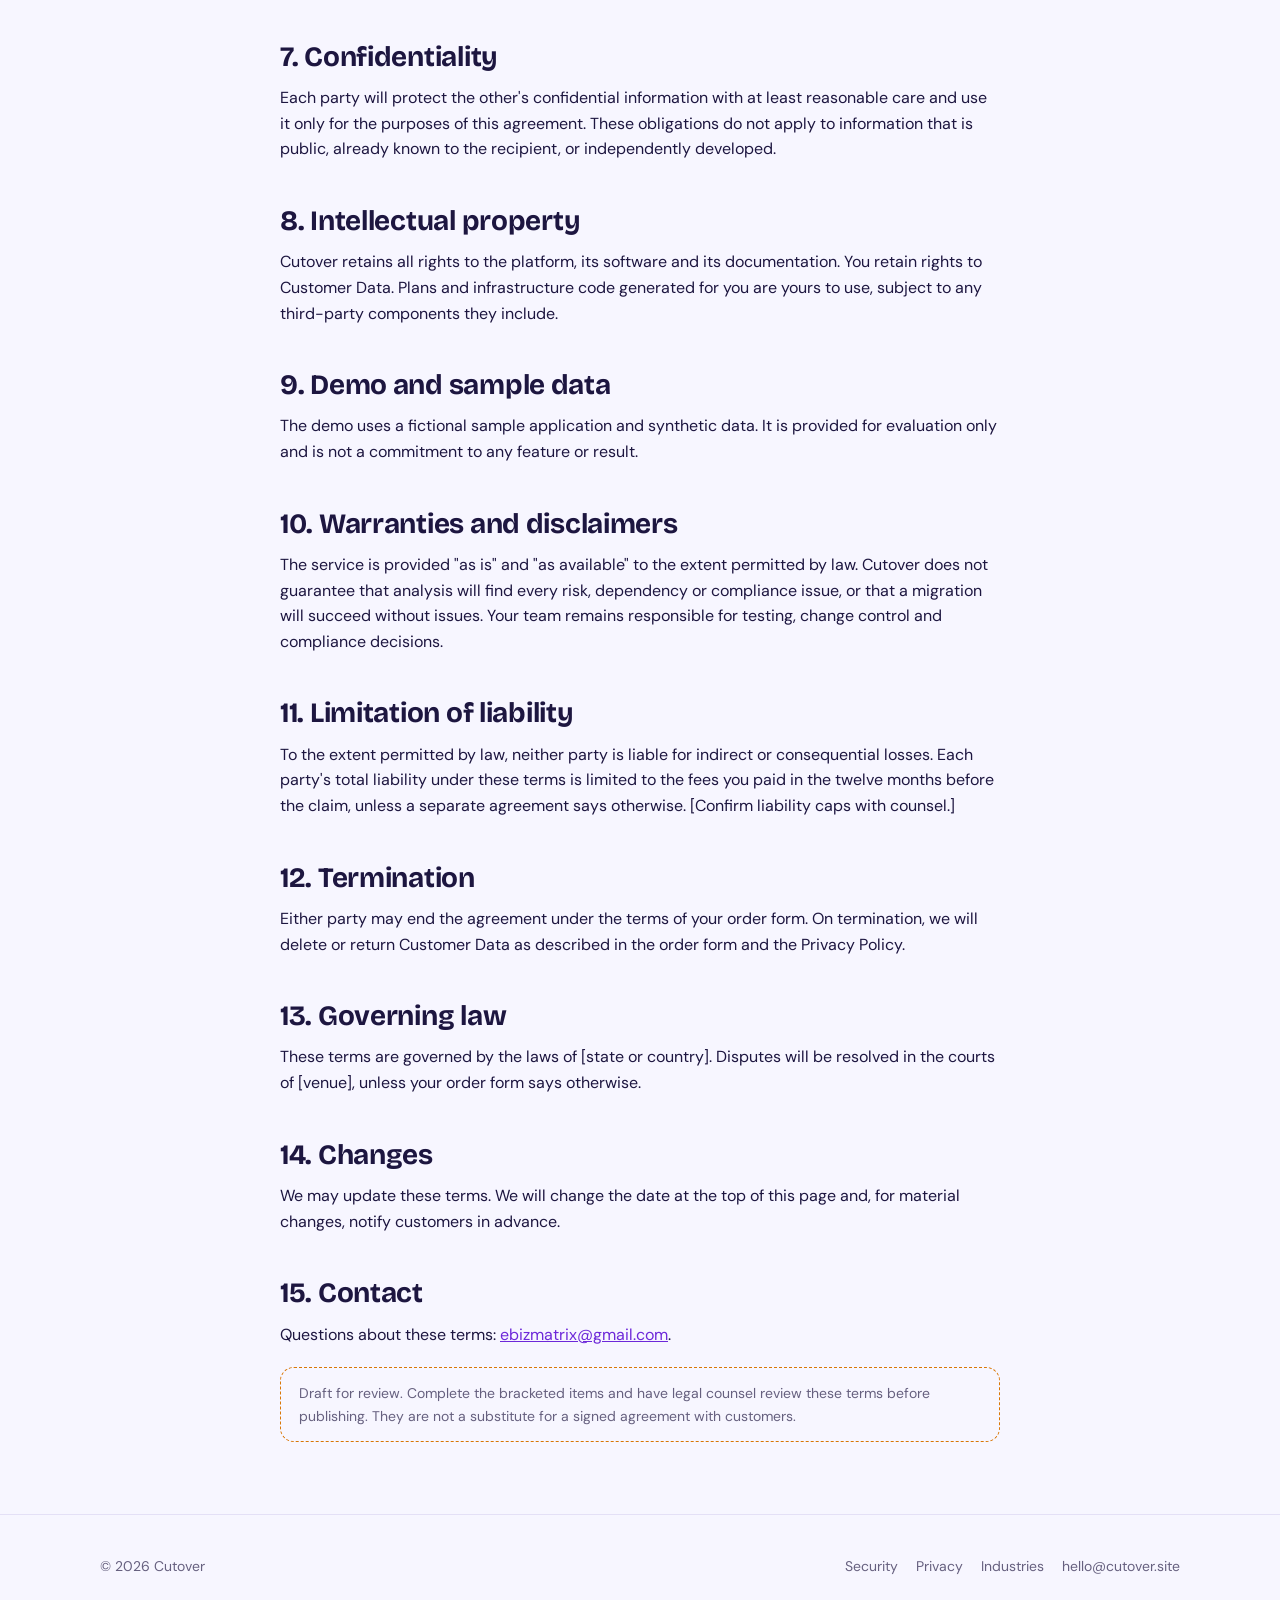
<file: terms.html>
<!doctype html>
<html lang="en">
<head>
<meta charset="utf-8">
<meta name="viewport" content="width=device-width,initial-scale=1">
<link rel="icon" type="image/svg+xml" href="favicon.svg">
<title>Terms of Service | Cutover</title>
<meta name="description" content="The terms that govern use of the Cutover website and migration platform.">
<link rel="preconnect" href="https://fonts.gstatic.com" crossorigin>
<link href="https://fonts.googleapis.com/css2?family=Bricolage+Grotesque:opsz,wght@12..96,600..800&family=DM+Sans:wght@400;500;700&family=JetBrains+Mono:wght@500&display=swap" rel="stylesheet">
<link rel="stylesheet" href="styles.css">
<style>
  .doc{max-width:760px}
  .doc h2{font-size:clamp(22px,3.4vw,28px);margin-top:44px}
  .doc p,.doc li{margin-top:12px}
  .doc ul{padding-left:20px;margin:12px 0 0}
  .doc li{margin-top:8px}
  .draft{margin-top:20px;padding:14px 18px;border-radius:14px;border:1px dashed var(--warn);font-size:14px;color:var(--muted)}
</style>
<script src="site.js" defer></script>
<script src="ask-cutover.js" defer></script>
</head>
<body>
<header class="nav">
  <div class="wrap nav-in">
    <a class="brand" href="index.html"><span class="logo">C</span>Cutover</a>
    <nav class="links" aria-label="Main">
      <a href="index.html#how">How it works</a>
      <a href="industries/index.html">Industries</a>
      <a href="security.html">Security</a>
      <a class="signin" href="https://app.cutover.site">Sign in</a>
      <a class="btn" data-demo-link>Try the demo</a>
    </nav>
  </div>
</header>

<main>
  <div class="wrap ihero">
    <p class="eyebrow">Legal</p>
    <h1>Terms of Service</h1>
    <p class="lead">These terms govern your use of the Cutover website and migration platform. Please read them before you start a migration analysis.</p>
    <p class="muted" style="font-size:14px">Last updated: [date]</p>
  </div>

  <section style="padding-top:20px">
    <div class="wrap doc">
      <h2>1. Agreement</h2>
      <p>These terms form an agreement between you (or the organization you represent) and [legal entity name] ("Cutover"). By using the website or platform, you agree to them. If you sign a separate order form or master agreement with us, that agreement takes priority where they conflict.</p>

      <h2>2. The service</h2>
      <p>Cutover analyzes applications, data and infrastructure that you make available, and produces migration plans, target designs and infrastructure code for your review. Analysis is read-only unless you separately approve and apply a plan.</p>
      <p>Outputs are recommendations to be reviewed by your team. You are responsible for deciding whether to apply them and for testing them before use in production.</p>

      <h2>3. Accounts and access</h2>
      <ul>
        <li>You must provide accurate information and keep your credentials secure.</li>
        <li>You are responsible for activity under your account.</li>
        <li>You must only grant access to systems and data that you are authorized to share.</li>
      </ul>

      <h2>4. Your data</h2>
      <p>You keep all rights to the code, data and other materials you provide ("Customer Data"). You grant us a limited right to process Customer Data to provide the service to you. We do not use Customer Data to train models. Our handling of personal information is described in the <a href="privacy.html">Privacy Policy</a>. Where Customer Data includes protected health information, the Business Associate Agreement applies.</p>

      <h2>5. Acceptable use</h2>
      <p>You agree not to:</p>
      <ul>
        <li>use the service to access systems you are not authorized to analyze;</li>
        <li>attempt to disrupt, reverse engineer or probe the service beyond what is permitted;</li>
        <li>use the service to violate any law or the rights of others; or</li>
        <li>submit data you have no right to share.</li>
      </ul>

      <h2>6. Fees</h2>
      <p>Fees, billing cycles and payment terms are set out in your order form. Demo use of the sample application is free. [Confirm pricing and trial terms.]</p>

      <h2>7. Confidentiality</h2>
      <p>Each party will protect the other's confidential information with at least reasonable care and use it only for the purposes of this agreement. These obligations do not apply to information that is public, already known to the recipient, or independently developed.</p>

      <h2>8. Intellectual property</h2>
      <p>Cutover retains all rights to the platform, its software and its documentation. You retain rights to Customer Data. Plans and infrastructure code generated for you are yours to use, subject to any third-party components they include.</p>

      <h2>9. Demo and sample data</h2>
      <p>The demo uses a fictional sample application and synthetic data. It is provided for evaluation only and is not a commitment to any feature or result.</p>

      <h2>10. Warranties and disclaimers</h2>
      <p>The service is provided "as is" and "as available" to the extent permitted by law. Cutover does not guarantee that analysis will find every risk, dependency or compliance issue, or that a migration will succeed without issues. Your team remains responsible for testing, change control and compliance decisions.</p>

      <h2>11. Limitation of liability</h2>
      <p>To the extent permitted by law, neither party is liable for indirect or consequential losses. Each party's total liability under these terms is limited to the fees you paid in the twelve months before the claim, unless a separate agreement says otherwise. [Confirm liability caps with counsel.]</p>

      <h2>12. Termination</h2>
      <p>Either party may end the agreement under the terms of your order form. On termination, we will delete or return Customer Data as described in the order form and the Privacy Policy.</p>

      <h2>13. Governing law</h2>
      <p>These terms are governed by the laws of [state or country]. Disputes will be resolved in the courts of [venue], unless your order form says otherwise.</p>

      <h2>14. Changes</h2>
      <p>We may update these terms. We will change the date at the top of this page and, for material changes, notify customers in advance.</p>

      <h2>15. Contact</h2>
      <p>Questions about these terms: <a href="mailto:ebizmatrix@gmail.com">ebizmatrix@gmail.com</a>.</p>

      <div class="draft">Draft for review. Complete the bracketed items and have legal counsel review these terms before publishing. They are not a substitute for a signed agreement with customers.</div>
    </div>
  </section>
</main>

<footer>
  <div class="wrap foot">
    <div>© <span data-year></span> Cutover</div>
    <nav><a href="security.html">Security</a><a href="privacy.html">Privacy</a><a href="industries/index.html">Industries</a><a data-contact-text>hello@cutover.site</a></nav>
  </div>
</footer>
</body>
</html>
</file>
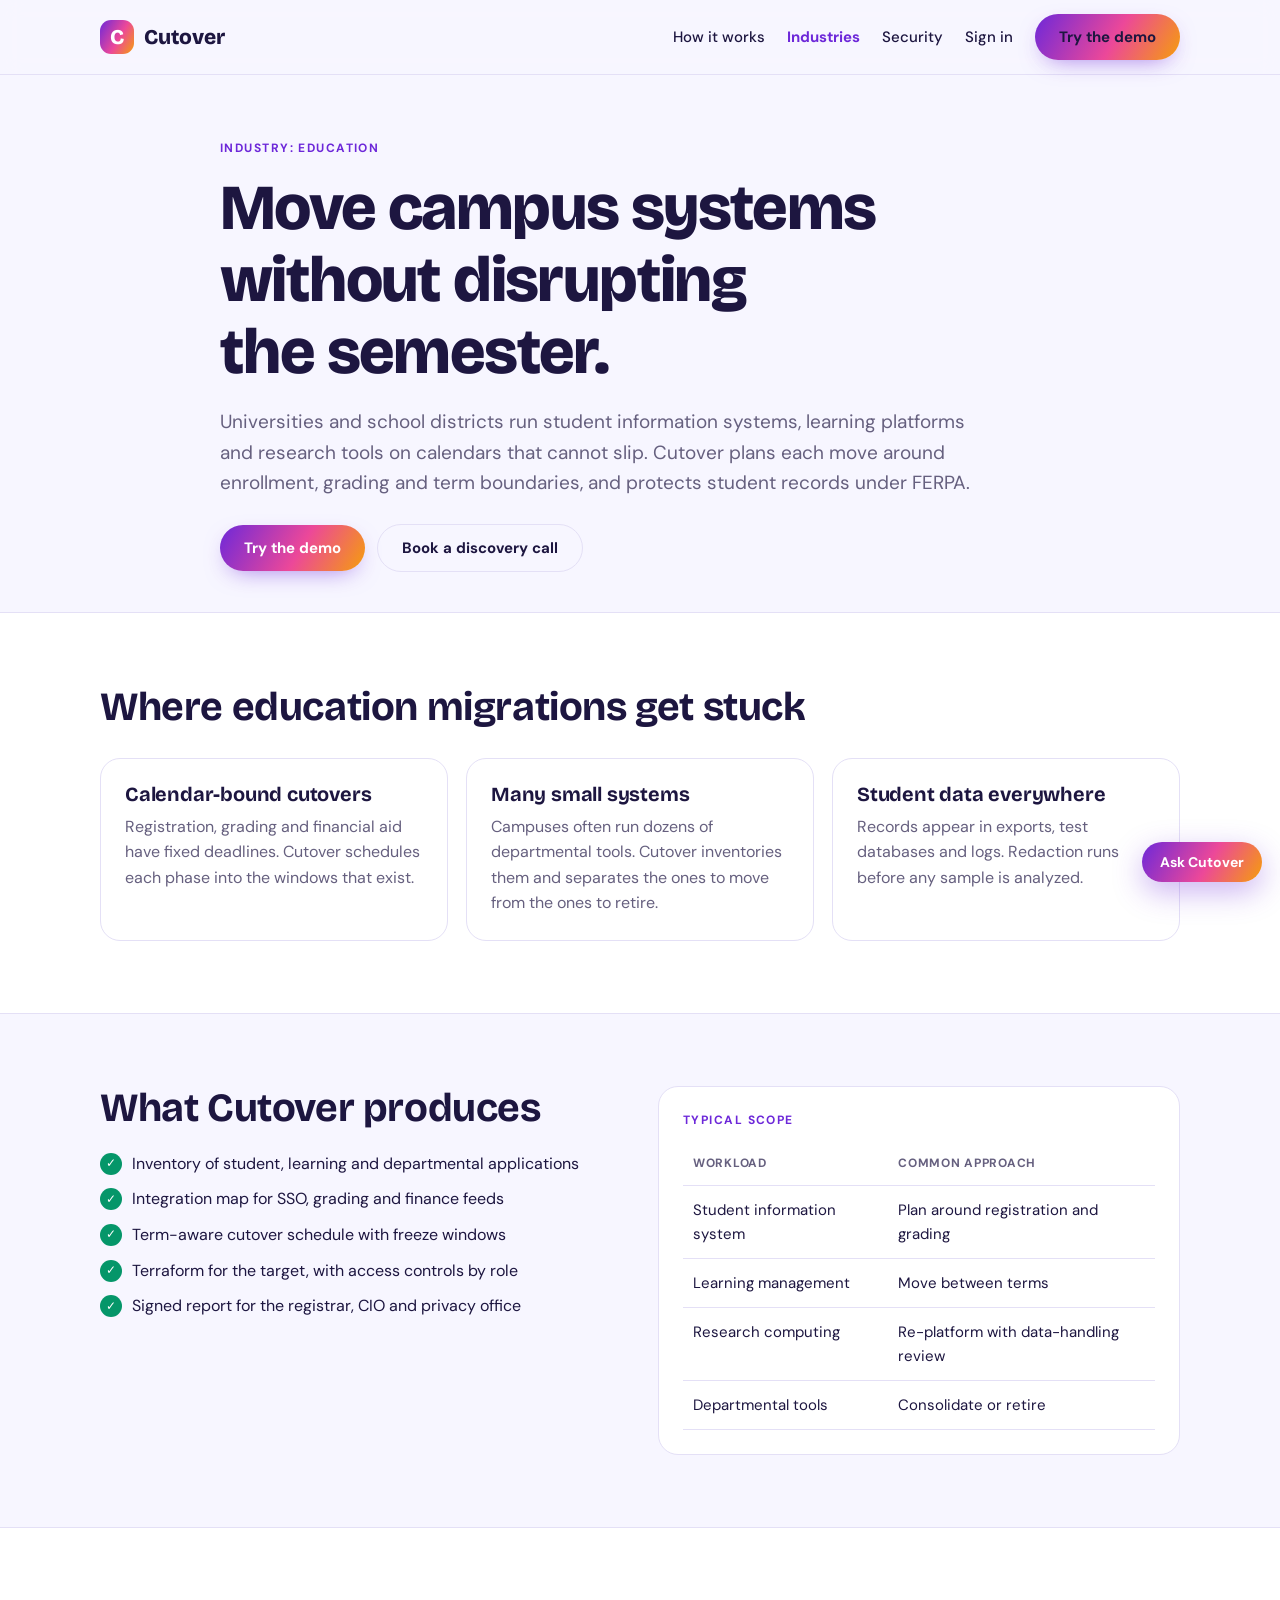
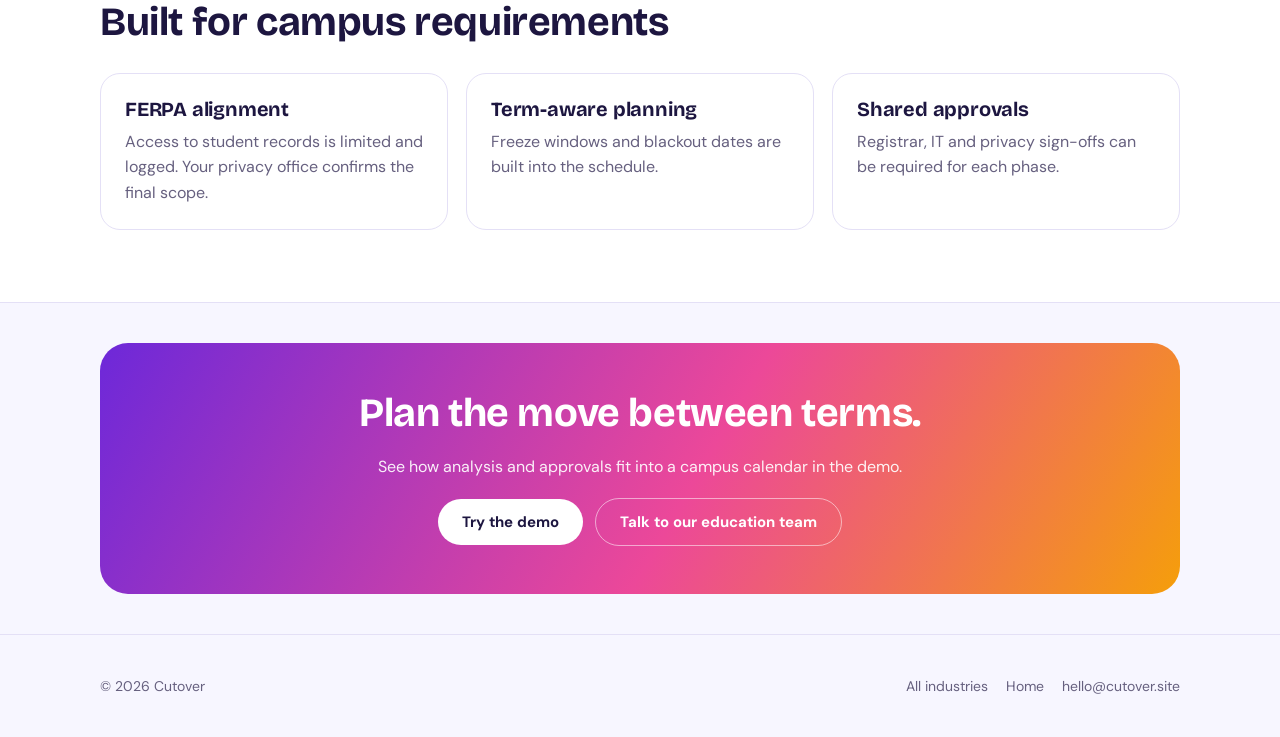
<file: industries/education.html>
<!doctype html>
<html lang="en">
<head>
<meta charset="utf-8">
<meta name="viewport" content="width=device-width,initial-scale=1">
<link rel="icon" type="image/svg+xml" href="../favicon.svg">
<title>Education migration | Cutover</title>
<meta name="description" content="Migrate student information, learning and research systems with Cutover. Plans built around FERPA and academic calendars.">
<link rel="preconnect" href="https://fonts.gstatic.com" crossorigin>
<link href="https://fonts.googleapis.com/css2?family=Bricolage+Grotesque:opsz,wght@12..96,600..800&family=DM+Sans:wght@400;500;700&family=JetBrains+Mono:wght@500&display=swap" rel="stylesheet">
<link rel="stylesheet" href="../styles.css">
<script src="../site.js" defer></script>
<script src="../ask-cutover.js" defer></script>
</head>
<body>
<header class="nav">
  <div class="wrap nav-in">
    <a class="brand" href="../index.html"><span class="logo">C</span>Cutover</a>
    <nav class="links" aria-label="Main">
      <a href="../index.html#how">How it works</a>
      <a href="index.html" aria-current="page">Industries</a>
      <a href="../security.html">Security</a>
      <a class="signin" href="https://app.cutover.site">Sign in</a>
      <a class="btn" data-demo-link>Try the demo</a>
    </nav>
  </div>
</header>

<main>
  <div class="wrap ihero">
    <p class="eyebrow">Industry: Education</p>
    <h1>Move campus systems without disrupting the semester.</h1>
    <p class="lead">Universities and school districts run student information systems, learning platforms and research tools on calendars that cannot slip. Cutover plans each move around enrollment, grading and term boundaries, and protects student records under FERPA.</p>
    <div class="row" style="margin-top:12px">
      <a class="btn" data-demo-link>Try the demo</a>
      <a class="btn ghost" data-contact>Book a discovery call</a>
    </div>
  </div>

  <section class="band">
    <div class="wrap">
      <h2>Where education migrations get stuck</h2>
      <div class="grid" style="margin-top:28px">
        <div class="card"><h3>Calendar-bound cutovers</h3><p class="muted" style="margin-top:8px">Registration, grading and financial aid have fixed deadlines. Cutover schedules each phase into the windows that exist.</p></div>
        <div class="card"><h3>Many small systems</h3><p class="muted" style="margin-top:8px">Campuses often run dozens of departmental tools. Cutover inventories them and separates the ones to move from the ones to retire.</p></div>
        <div class="card"><h3>Student data everywhere</h3><p class="muted" style="margin-top:8px">Records appear in exports, test databases and logs. Redaction runs before any sample is analyzed.</p></div>
      </div>
    </div>
  </section>

  <section>
    <div class="wrap" style="display:grid;gap:36px;grid-template-columns:1fr 1fr;align-items:start">
      <div>
        <h2>What Cutover produces</h2>
        <ul class="check" style="margin-top:20px">
          <li>Inventory of student, learning and departmental applications</li>
          <li>Integration map for SSO, grading and finance feeds</li>
          <li>Term-aware cutover schedule with freeze windows</li>
          <li>Terraform for the target, with access controls by role</li>
          <li>Signed report for the registrar, CIO and privacy office</li>
        </ul>
      </div>
      <div class="card">
        <p class="eyebrow">Typical scope</p>
        <div class="tbl-wrap" style="margin-top:12px">
          <table class="tbl">
            <thead><tr><th>Workload</th><th>Common approach</th></tr></thead>
            <tbody>
              <tr><td>Student information system</td><td>Plan around registration and grading</td></tr>
              <tr><td>Learning management</td><td>Move between terms</td></tr>
              <tr><td>Research computing</td><td>Re-platform with data-handling review</td></tr>
              <tr><td>Departmental tools</td><td>Consolidate or retire</td></tr>
            </tbody>
          </table>
        </div>
      </div>
    </div>
  </section>

  <section class="band">
    <div class="wrap">
      <h2>Built for campus requirements</h2>
      <div class="grid" style="margin-top:28px">
        <div class="card"><h3>FERPA alignment</h3><p class="muted" style="margin-top:8px">Access to student records is limited and logged. Your privacy office confirms the final scope.</p></div>
        <div class="card"><h3>Term-aware planning</h3><p class="muted" style="margin-top:8px">Freeze windows and blackout dates are built into the schedule.</p></div>
        <div class="card"><h3>Shared approvals</h3><p class="muted" style="margin-top:8px">Registrar, IT and privacy sign-offs can be required for each phase.</p></div>
      </div>
    </div>
  </section>

  <section class="tight">
    <div class="wrap">
      <div class="cta">
        <h2>Plan the move between terms.</h2>
        <p>See how analysis and approvals fit into a campus calendar in the demo.</p>
        <div class="row" style="justify-content:center">
          <a class="btn" data-demo-link>Try the demo</a>
          <a class="btn ghost" data-contact>Talk to our education team</a>
        </div>
      </div>
    </div>
  </section>
</main>
<footer>
  <div class="wrap foot">
    <div>© <span data-year></span> Cutover</div>
    <nav><a href="index.html">All industries</a><a href="../index.html">Home</a><a data-contact-text>hello@cutover.site</a></nav>
  </div>
</footer>
</body>
</html>
</file>
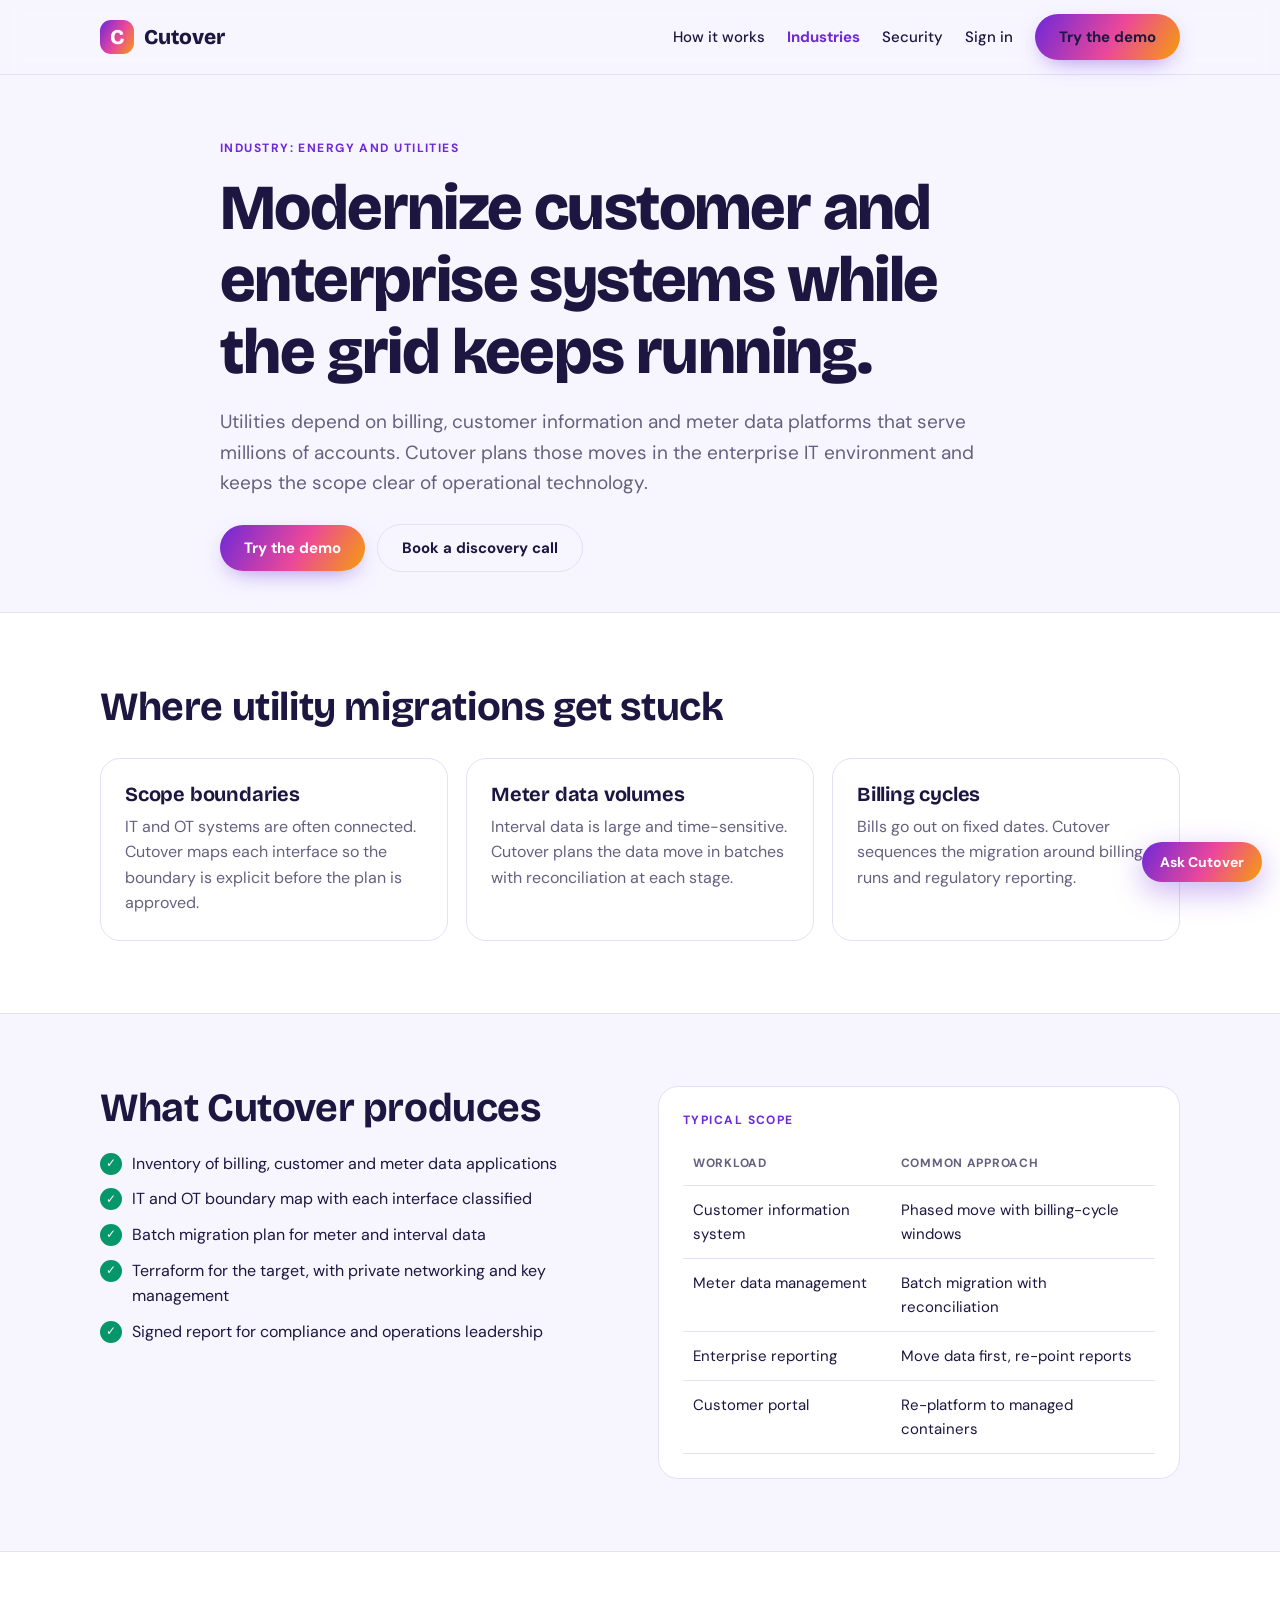
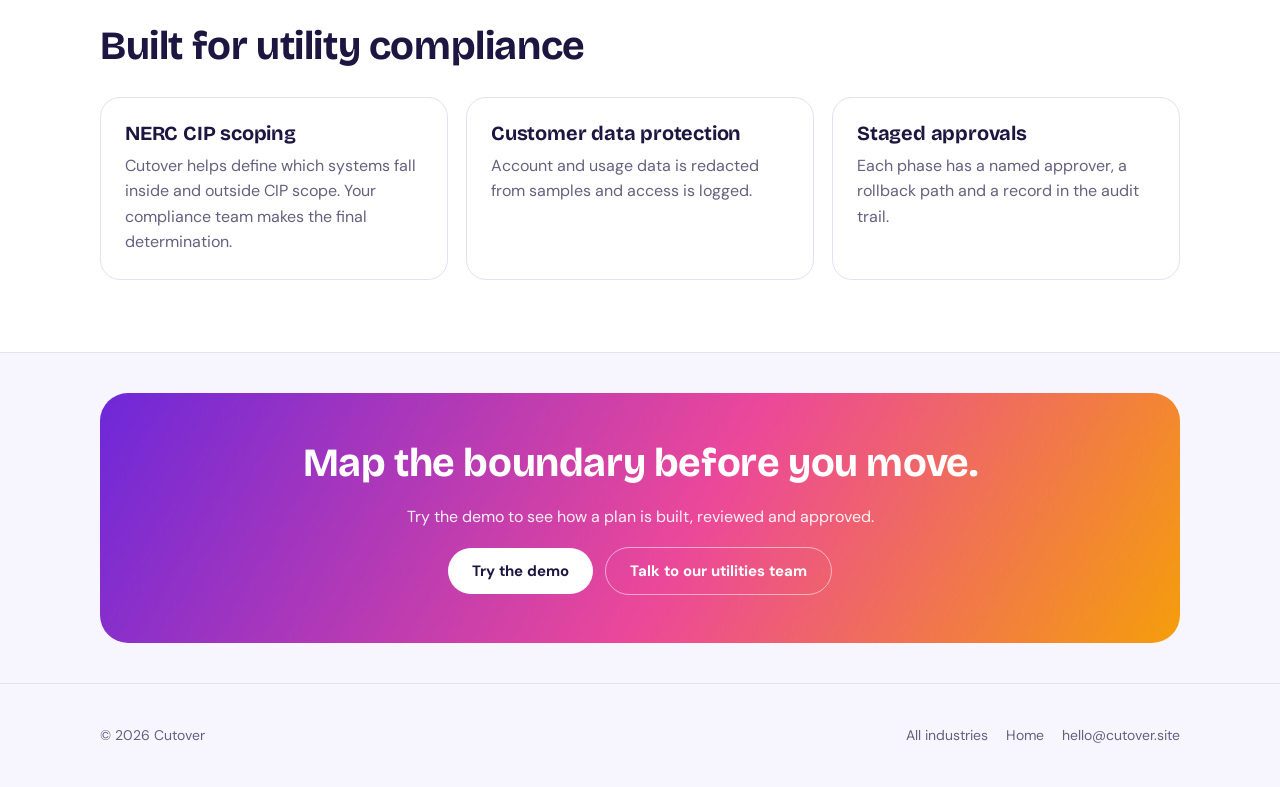
<file: industries/energy-utilities.html>
<!doctype html>
<html lang="en">
<head>
<meta charset="utf-8">
<meta name="viewport" content="width=device-width,initial-scale=1">
<link rel="icon" type="image/svg+xml" href="../favicon.svg">
<title>Energy and utilities migration | Cutover</title>
<meta name="description" content="Migrate customer billing, meter data and enterprise systems with Cutover. Scope planning aligned to NERC CIP boundaries.">
<link rel="preconnect" href="https://fonts.gstatic.com" crossorigin>
<link href="https://fonts.googleapis.com/css2?family=Bricolage+Grotesque:opsz,wght@12..96,600..800&family=DM+Sans:wght@400;500;700&family=JetBrains+Mono:wght@500&display=swap" rel="stylesheet">
<link rel="stylesheet" href="../styles.css">
<script src="../site.js" defer></script>
<script src="../ask-cutover.js" defer></script>
</head>
<body>
<header class="nav">
  <div class="wrap nav-in">
    <a class="brand" href="../index.html"><span class="logo">C</span>Cutover</a>
    <nav class="links" aria-label="Main">
      <a href="../index.html#how">How it works</a>
      <a href="index.html" aria-current="page">Industries</a>
      <a href="../security.html">Security</a>
      <a class="signin" href="https://app.cutover.site">Sign in</a>
      <a class="btn" data-demo-link>Try the demo</a>
    </nav>
  </div>
</header>

<main>
  <div class="wrap ihero">
    <p class="eyebrow">Industry: Energy and utilities</p>
    <h1>Modernize customer and enterprise systems while the grid keeps running.</h1>
    <p class="lead">Utilities depend on billing, customer information and meter data platforms that serve millions of accounts. Cutover plans those moves in the enterprise IT environment and keeps the scope clear of operational technology.</p>
    <div class="row" style="margin-top:12px">
      <a class="btn" data-demo-link>Try the demo</a>
      <a class="btn ghost" data-contact>Book a discovery call</a>
    </div>
  </div>

  <section class="band">
    <div class="wrap">
      <h2>Where utility migrations get stuck</h2>
      <div class="grid" style="margin-top:28px">
        <div class="card"><h3>Scope boundaries</h3><p class="muted" style="margin-top:8px">IT and OT systems are often connected. Cutover maps each interface so the boundary is explicit before the plan is approved.</p></div>
        <div class="card"><h3>Meter data volumes</h3><p class="muted" style="margin-top:8px">Interval data is large and time-sensitive. Cutover plans the data move in batches with reconciliation at each stage.</p></div>
        <div class="card"><h3>Billing cycles</h3><p class="muted" style="margin-top:8px">Bills go out on fixed dates. Cutover sequences the migration around billing runs and regulatory reporting.</p></div>
      </div>
    </div>
  </section>

  <section>
    <div class="wrap" style="display:grid;gap:36px;grid-template-columns:1fr 1fr;align-items:start">
      <div>
        <h2>What Cutover produces</h2>
        <ul class="check" style="margin-top:20px">
          <li>Inventory of billing, customer and meter data applications</li>
          <li>IT and OT boundary map with each interface classified</li>
          <li>Batch migration plan for meter and interval data</li>
          <li>Terraform for the target, with private networking and key management</li>
          <li>Signed report for compliance and operations leadership</li>
        </ul>
      </div>
      <div class="card">
        <p class="eyebrow">Typical scope</p>
        <div class="tbl-wrap" style="margin-top:12px">
          <table class="tbl">
            <thead><tr><th>Workload</th><th>Common approach</th></tr></thead>
            <tbody>
              <tr><td>Customer information system</td><td>Phased move with billing-cycle windows</td></tr>
              <tr><td>Meter data management</td><td>Batch migration with reconciliation</td></tr>
              <tr><td>Enterprise reporting</td><td>Move data first, re-point reports</td></tr>
              <tr><td>Customer portal</td><td>Re-platform to managed containers</td></tr>
            </tbody>
          </table>
        </div>
      </div>
    </div>
  </section>

  <section class="band">
    <div class="wrap">
      <h2>Built for utility compliance</h2>
      <div class="grid" style="margin-top:28px">
        <div class="card"><h3>NERC CIP scoping</h3><p class="muted" style="margin-top:8px">Cutover helps define which systems fall inside and outside CIP scope. Your compliance team makes the final determination.</p></div>
        <div class="card"><h3>Customer data protection</h3><p class="muted" style="margin-top:8px">Account and usage data is redacted from samples and access is logged.</p></div>
        <div class="card"><h3>Staged approvals</h3><p class="muted" style="margin-top:8px">Each phase has a named approver, a rollback path and a record in the audit trail.</p></div>
      </div>
    </div>
  </section>

  <section class="tight">
    <div class="wrap">
      <div class="cta">
        <h2>Map the boundary before you move.</h2>
        <p>Try the demo to see how a plan is built, reviewed and approved.</p>
        <div class="row" style="justify-content:center">
          <a class="btn" data-demo-link>Try the demo</a>
          <a class="btn ghost" data-contact>Talk to our utilities team</a>
        </div>
      </div>
    </div>
  </section>
</main>
<footer>
  <div class="wrap foot">
    <div>© <span data-year></span> Cutover</div>
    <nav><a href="index.html">All industries</a><a href="../index.html">Home</a><a data-contact-text>hello@cutover.site</a></nav>
  </div>
</footer>
</body>
</html>
</file>
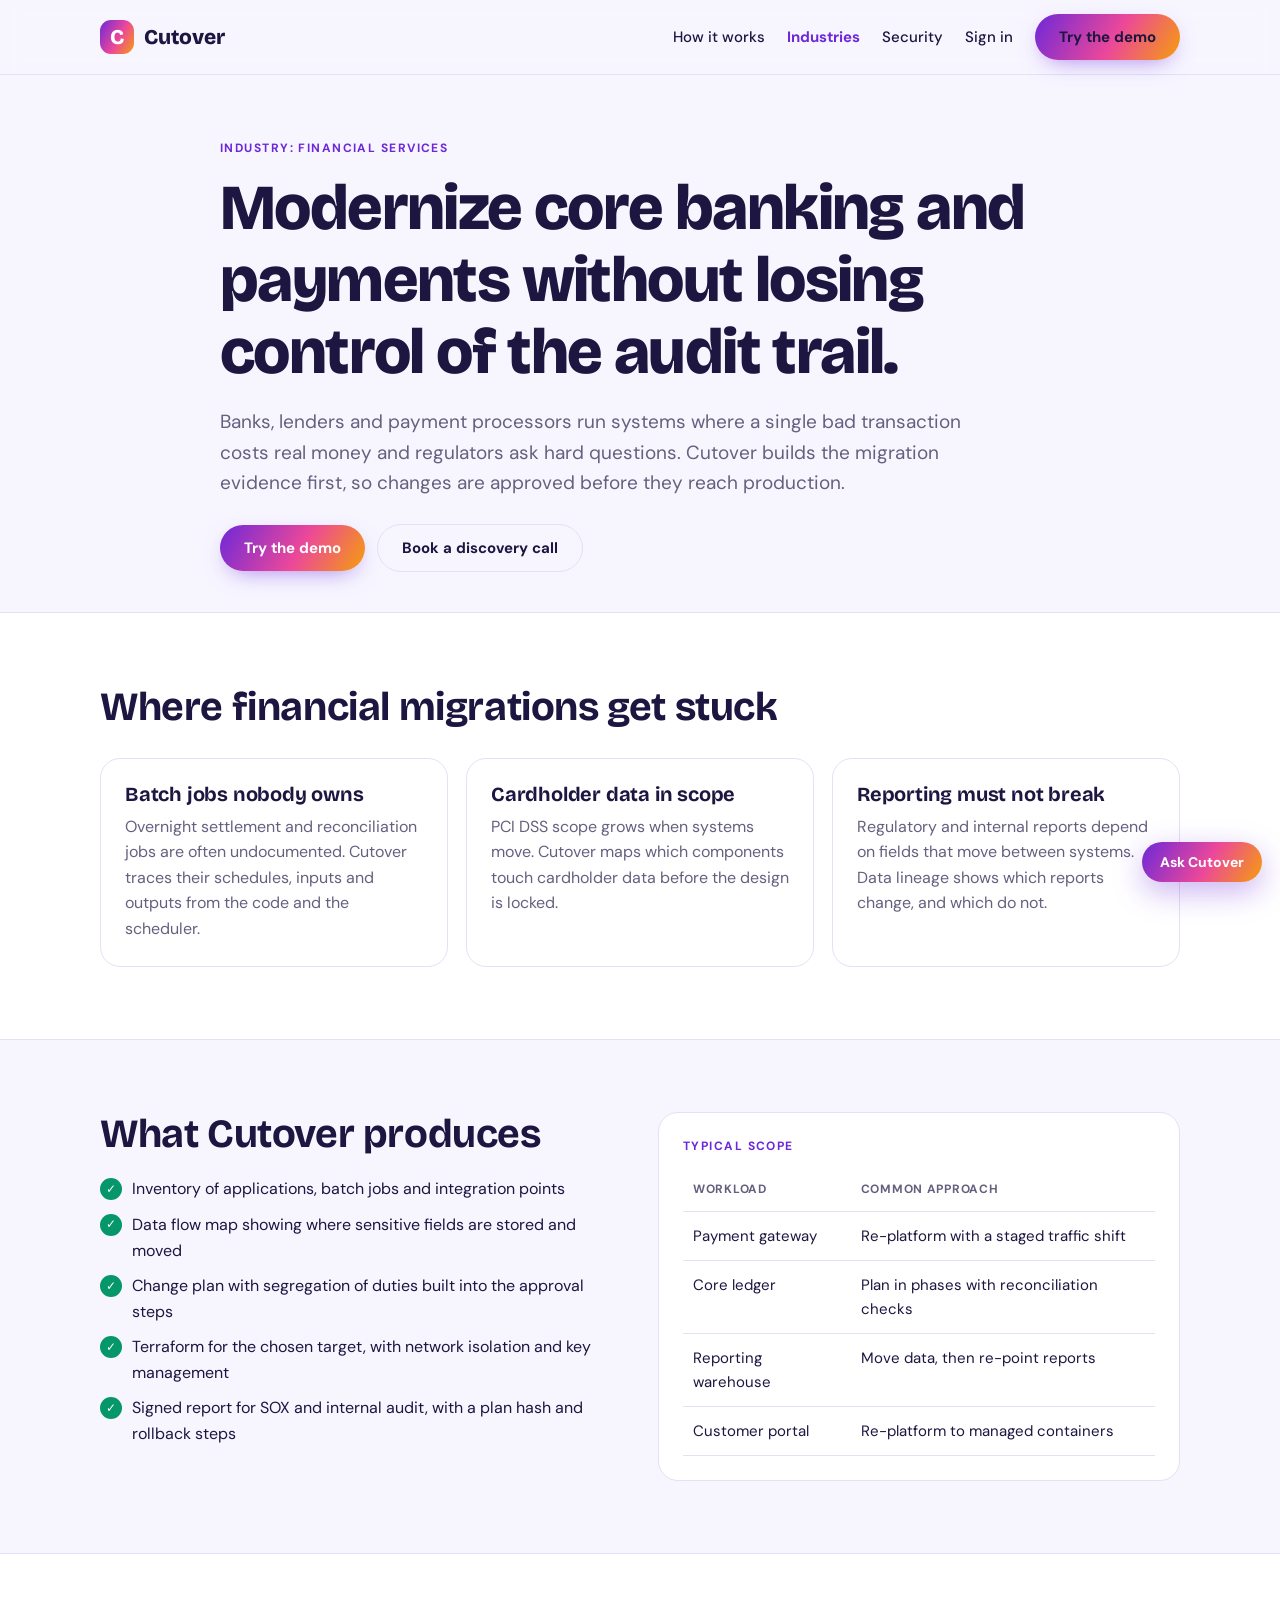
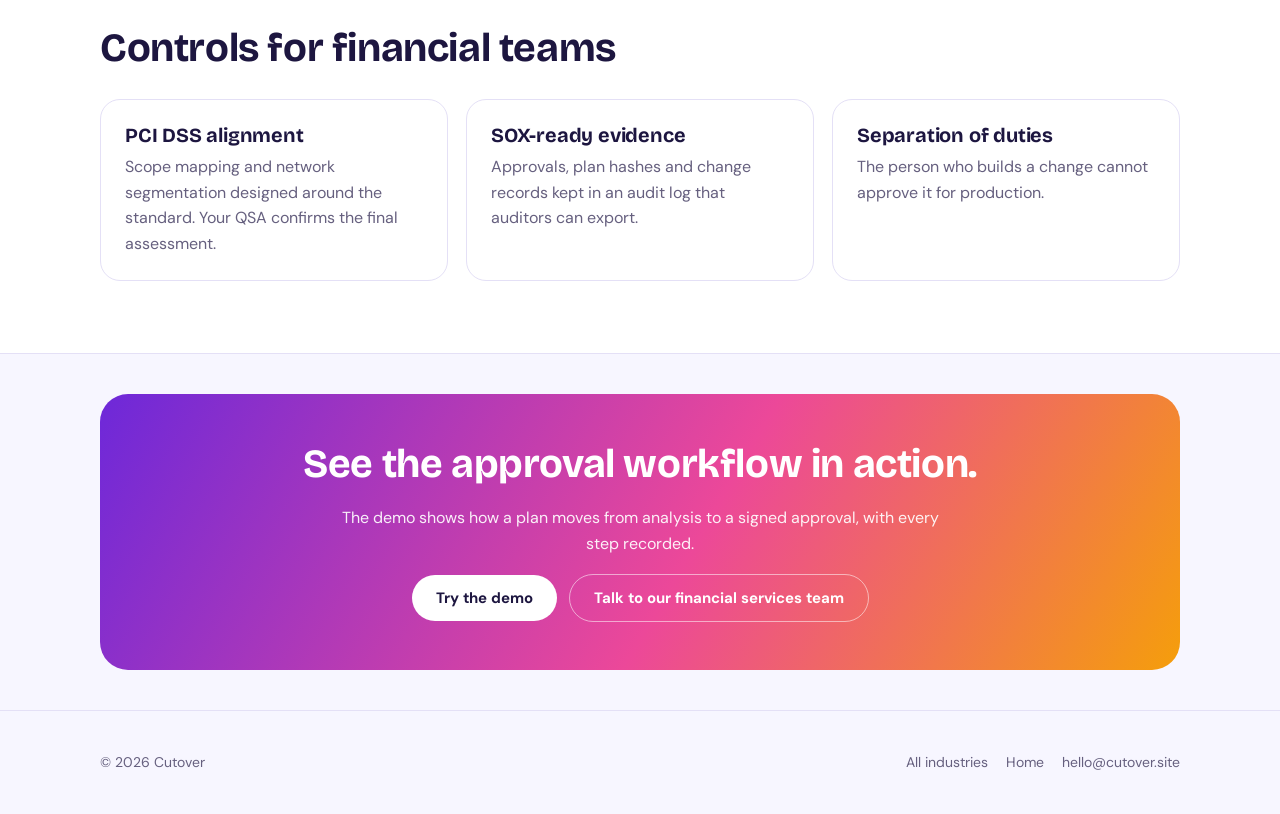
<file: industries/financial-services.html>
<!doctype html>
<html lang="en">
<head>
<meta charset="utf-8">
<meta name="viewport" content="width=device-width,initial-scale=1">
<link rel="icon" type="image/svg+xml" href="../favicon.svg">
<title>Financial services migration | Cutover</title>
<meta name="description" content="Migrate banking, payments and reporting systems with Cutover. Evidence-based plans for PCI DSS, SOX and GLBA environments.">
<link rel="preconnect" href="https://fonts.gstatic.com" crossorigin>
<link href="https://fonts.googleapis.com/css2?family=Bricolage+Grotesque:opsz,wght@12..96,600..800&family=DM+Sans:wght@400;500;700&family=JetBrains+Mono:wght@500&display=swap" rel="stylesheet">
<link rel="stylesheet" href="../styles.css">
<script src="../site.js" defer></script>
<script src="../ask-cutover.js" defer></script>
</head>
<body>
<header class="nav">
  <div class="wrap nav-in">
    <a class="brand" href="../index.html"><span class="logo">C</span>Cutover</a>
    <nav class="links" aria-label="Main">
      <a href="../index.html#how">How it works</a>
      <a href="index.html" aria-current="page">Industries</a>
      <a href="../security.html">Security</a>
      <a class="signin" href="https://app.cutover.site">Sign in</a>
      <a class="btn" data-demo-link>Try the demo</a>
    </nav>
  </div>
</header>

<main>
  <div class="wrap ihero">
    <p class="eyebrow">Industry: Financial services</p>
    <h1>Modernize core banking and payments without losing control of the audit trail.</h1>
    <p class="lead">Banks, lenders and payment processors run systems where a single bad transaction costs real money and regulators ask hard questions. Cutover builds the migration evidence first, so changes are approved before they reach production.</p>
    <div class="row" style="margin-top:12px">
      <a class="btn" data-demo-link>Try the demo</a>
      <a class="btn ghost" data-contact>Book a discovery call</a>
    </div>
  </div>

  <section class="band">
    <div class="wrap">
      <h2>Where financial migrations get stuck</h2>
      <div class="grid" style="margin-top:28px">
        <div class="card"><h3>Batch jobs nobody owns</h3><p class="muted" style="margin-top:8px">Overnight settlement and reconciliation jobs are often undocumented. Cutover traces their schedules, inputs and outputs from the code and the scheduler.</p></div>
        <div class="card"><h3>Cardholder data in scope</h3><p class="muted" style="margin-top:8px">PCI DSS scope grows when systems move. Cutover maps which components touch cardholder data before the design is locked.</p></div>
        <div class="card"><h3>Reporting must not break</h3><p class="muted" style="margin-top:8px">Regulatory and internal reports depend on fields that move between systems. Data lineage shows which reports change, and which do not.</p></div>
      </div>
    </div>
  </section>

  <section>
    <div class="wrap" style="display:grid;gap:36px;grid-template-columns:1fr 1fr;align-items:start">
      <div>
        <h2>What Cutover produces</h2>
        <ul class="check" style="margin-top:20px">
          <li>Inventory of applications, batch jobs and integration points</li>
          <li>Data flow map showing where sensitive fields are stored and moved</li>
          <li>Change plan with segregation of duties built into the approval steps</li>
          <li>Terraform for the chosen target, with network isolation and key management</li>
          <li>Signed report for SOX and internal audit, with a plan hash and rollback steps</li>
        </ul>
      </div>
      <div class="card">
        <p class="eyebrow">Typical scope</p>
        <div class="tbl-wrap" style="margin-top:12px">
          <table class="tbl">
            <thead><tr><th>Workload</th><th>Common approach</th></tr></thead>
            <tbody>
              <tr><td>Payment gateway</td><td>Re-platform with a staged traffic shift</td></tr>
              <tr><td>Core ledger</td><td>Plan in phases with reconciliation checks</td></tr>
              <tr><td>Reporting warehouse</td><td>Move data, then re-point reports</td></tr>
              <tr><td>Customer portal</td><td>Re-platform to managed containers</td></tr>
            </tbody>
          </table>
        </div>
      </div>
    </div>
  </section>

  <section class="band">
    <div class="wrap">
      <h2>Controls for financial teams</h2>
      <div class="grid" style="margin-top:28px">
        <div class="card"><h3>PCI DSS alignment</h3><p class="muted" style="margin-top:8px">Scope mapping and network segmentation designed around the standard. Your QSA confirms the final assessment.</p></div>
        <div class="card"><h3>SOX-ready evidence</h3><p class="muted" style="margin-top:8px">Approvals, plan hashes and change records kept in an audit log that auditors can export.</p></div>
        <div class="card"><h3>Separation of duties</h3><p class="muted" style="margin-top:8px">The person who builds a change cannot approve it for production.</p></div>
      </div>
    </div>
  </section>

  <section class="tight">
    <div class="wrap">
      <div class="cta">
        <h2>See the approval workflow in action.</h2>
        <p>The demo shows how a plan moves from analysis to a signed approval, with every step recorded.</p>
        <div class="row" style="justify-content:center">
          <a class="btn" data-demo-link>Try the demo</a>
          <a class="btn ghost" data-contact>Talk to our financial services team</a>
        </div>
      </div>
    </div>
  </section>
</main>
<footer>
  <div class="wrap foot">
    <div>© <span data-year></span> Cutover</div>
    <nav><a href="index.html">All industries</a><a href="../index.html">Home</a><a data-contact-text>hello@cutover.site</a></nav>
  </div>
</footer>
</body>
</html>
</file>
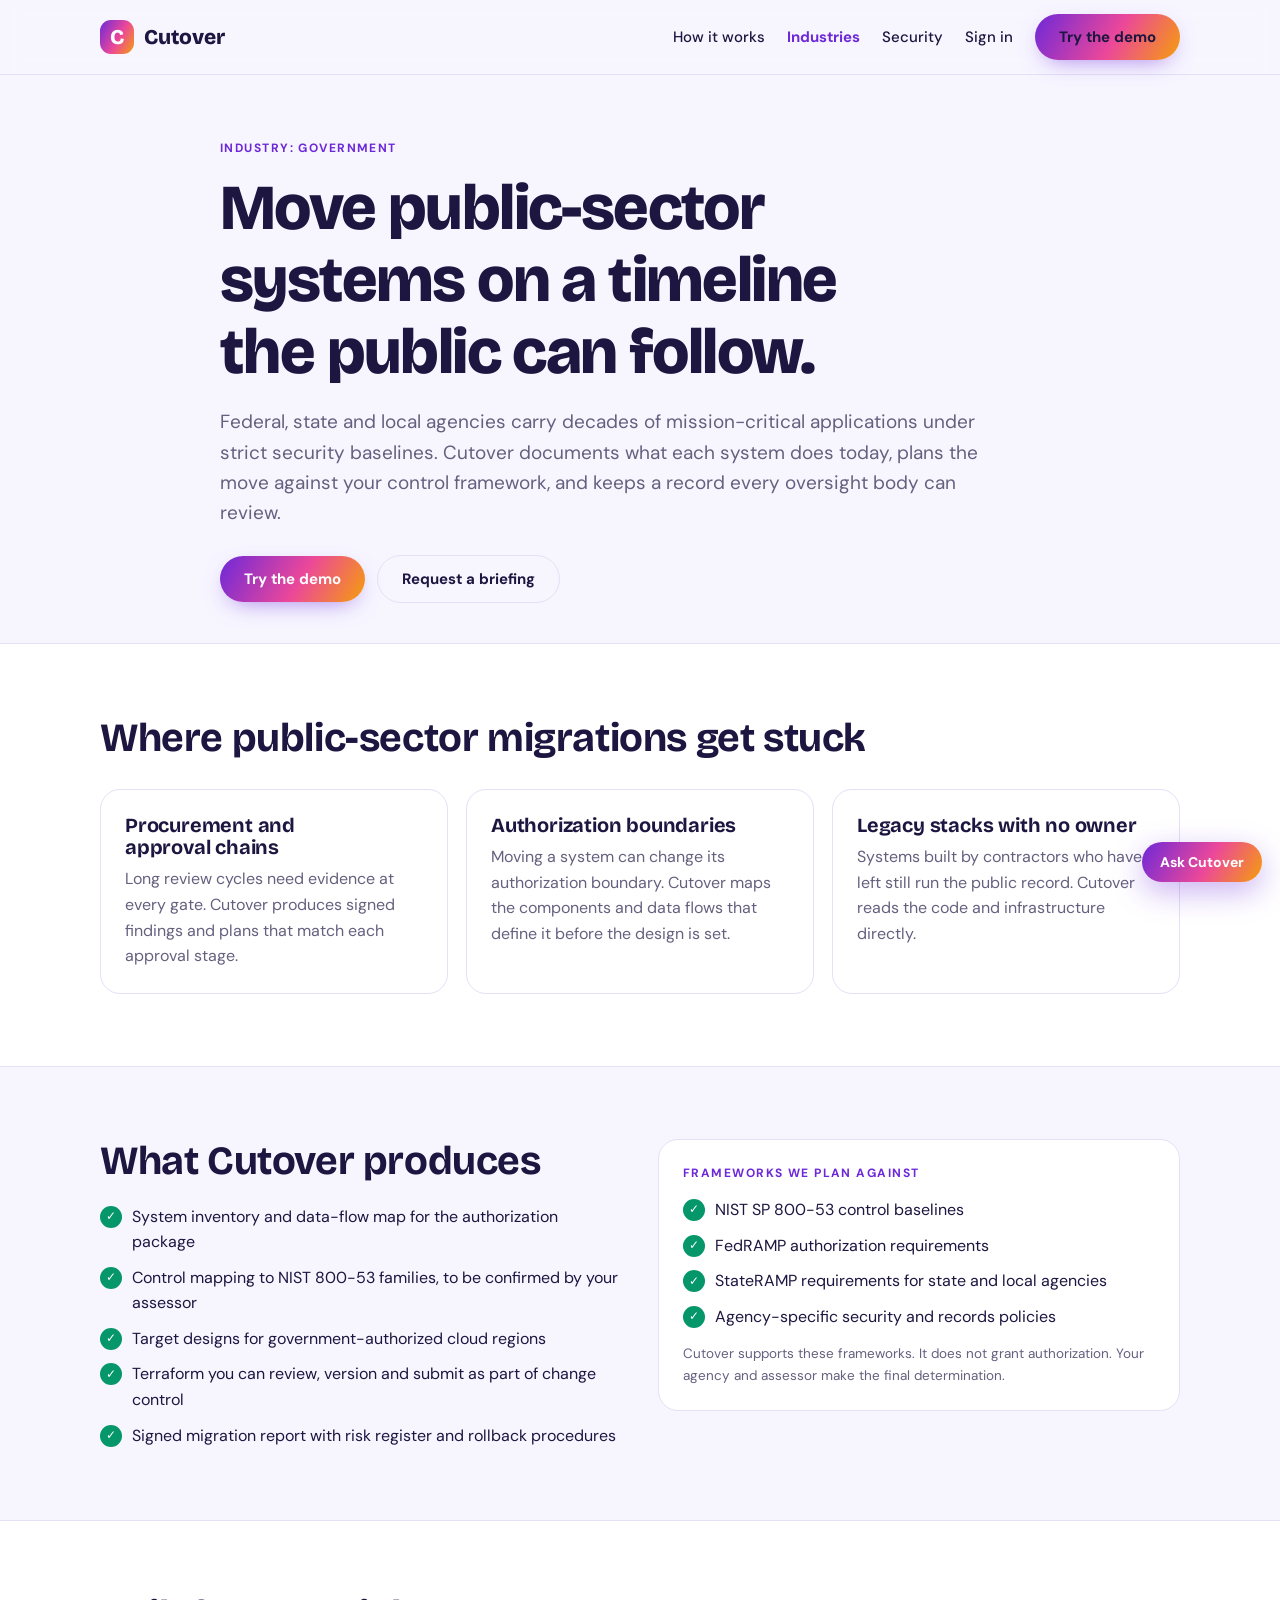
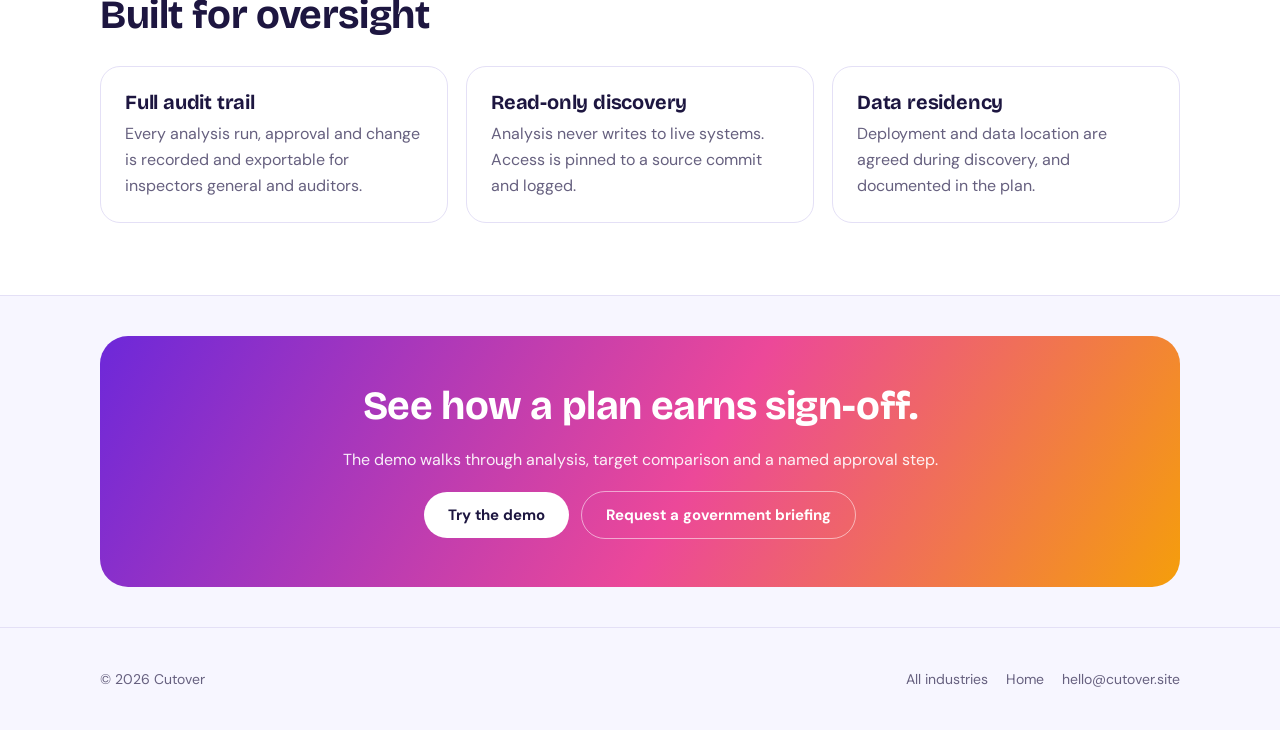
<file: industries/government.html>
<!doctype html>
<html lang="en">
<head>
<meta charset="utf-8">
<meta name="viewport" content="width=device-width,initial-scale=1">
<link rel="icon" type="image/svg+xml" href="../favicon.svg">
<title>Government migration | Cutover</title>
<meta name="description" content="Plan agency and public-sector migrations with Cutover. Evidence-based planning aligned to NIST 800-53, FedRAMP and StateRAMP baselines.">
<link rel="preconnect" href="https://fonts.gstatic.com" crossorigin>
<link href="https://fonts.googleapis.com/css2?family=Bricolage+Grotesque:opsz,wght@12..96,600..800&family=DM+Sans:wght@400;500;700&family=JetBrains+Mono:wght@500&display=swap" rel="stylesheet">
<link rel="stylesheet" href="../styles.css">
<script src="../site.js" defer></script>
<script src="../ask-cutover.js" defer></script>
</head>
<body>
<header class="nav">
  <div class="wrap nav-in">
    <a class="brand" href="../index.html"><span class="logo">C</span>Cutover</a>
    <nav class="links" aria-label="Main">
      <a href="../index.html#how">How it works</a>
      <a href="index.html" aria-current="page">Industries</a>
      <a href="../security.html">Security</a>
      <a class="signin" href="https://app.cutover.site">Sign in</a>
      <a class="btn" data-demo-link>Try the demo</a>
    </nav>
  </div>
</header>

<main>
  <div class="wrap ihero">
    <p class="eyebrow">Industry: Government</p>
    <h1>Move public-sector systems on a timeline the public can follow.</h1>
    <p class="lead">Federal, state and local agencies carry decades of mission-critical applications under strict security baselines. Cutover documents what each system does today, plans the move against your control framework, and keeps a record every oversight body can review.</p>
    <div class="row" style="margin-top:12px">
      <a class="btn" data-demo-link>Try the demo</a>
      <a class="btn ghost" data-contact>Request a briefing</a>
    </div>
  </div>

  <section class="band">
    <div class="wrap">
      <h2>Where public-sector migrations get stuck</h2>
      <div class="grid" style="margin-top:28px">
        <div class="card"><h3>Procurement and approval chains</h3><p class="muted" style="margin-top:8px">Long review cycles need evidence at every gate. Cutover produces signed findings and plans that match each approval stage.</p></div>
        <div class="card"><h3>Authorization boundaries</h3><p class="muted" style="margin-top:8px">Moving a system can change its authorization boundary. Cutover maps the components and data flows that define it before the design is set.</p></div>
        <div class="card"><h3>Legacy stacks with no owner</h3><p class="muted" style="margin-top:8px">Systems built by contractors who have left still run the public record. Cutover reads the code and infrastructure directly.</p></div>
      </div>
    </div>
  </section>

  <section>
    <div class="wrap" style="display:grid;gap:36px;grid-template-columns:1fr 1fr;align-items:start">
      <div>
        <h2>What Cutover produces</h2>
        <ul class="check" style="margin-top:20px">
          <li>System inventory and data-flow map for the authorization package</li>
          <li>Control mapping to NIST 800-53 families, to be confirmed by your assessor</li>
          <li>Target designs for government-authorized cloud regions</li>
          <li>Terraform you can review, version and submit as part of change control</li>
          <li>Signed migration report with risk register and rollback procedures</li>
        </ul>
      </div>
      <div class="card">
        <p class="eyebrow">Frameworks we plan against</p>
        <ul class="check" style="margin-top:14px">
          <li>NIST SP 800-53 control baselines</li>
          <li>FedRAMP authorization requirements</li>
          <li>StateRAMP requirements for state and local agencies</li>
          <li>Agency-specific security and records policies</li>
        </ul>
        <p class="muted" style="margin-top:14px;font-size:13.5px">Cutover supports these frameworks. It does not grant authorization. Your agency and assessor make the final determination.</p>
      </div>
    </div>
  </section>

  <section class="band">
    <div class="wrap">
      <h2>Built for oversight</h2>
      <div class="grid" style="margin-top:28px">
        <div class="card"><h3>Full audit trail</h3><p class="muted" style="margin-top:8px">Every analysis run, approval and change is recorded and exportable for inspectors general and auditors.</p></div>
        <div class="card"><h3>Read-only discovery</h3><p class="muted" style="margin-top:8px">Analysis never writes to live systems. Access is pinned to a source commit and logged.</p></div>
        <div class="card"><h3>Data residency</h3><p class="muted" style="margin-top:8px">Deployment and data location are agreed during discovery, and documented in the plan.</p></div>
      </div>
    </div>
  </section>

  <section class="tight">
    <div class="wrap">
      <div class="cta">
        <h2>See how a plan earns sign-off.</h2>
        <p>The demo walks through analysis, target comparison and a named approval step.</p>
        <div class="row" style="justify-content:center">
          <a class="btn" data-demo-link>Try the demo</a>
          <a class="btn ghost" data-contact>Request a government briefing</a>
        </div>
      </div>
    </div>
  </section>
</main>
<footer>
  <div class="wrap foot">
    <div>© <span data-year></span> Cutover</div>
    <nav><a href="index.html">All industries</a><a href="../index.html">Home</a><a data-contact-text>hello@cutover.site</a></nav>
  </div>
</footer>
</body>
</html>
</file>
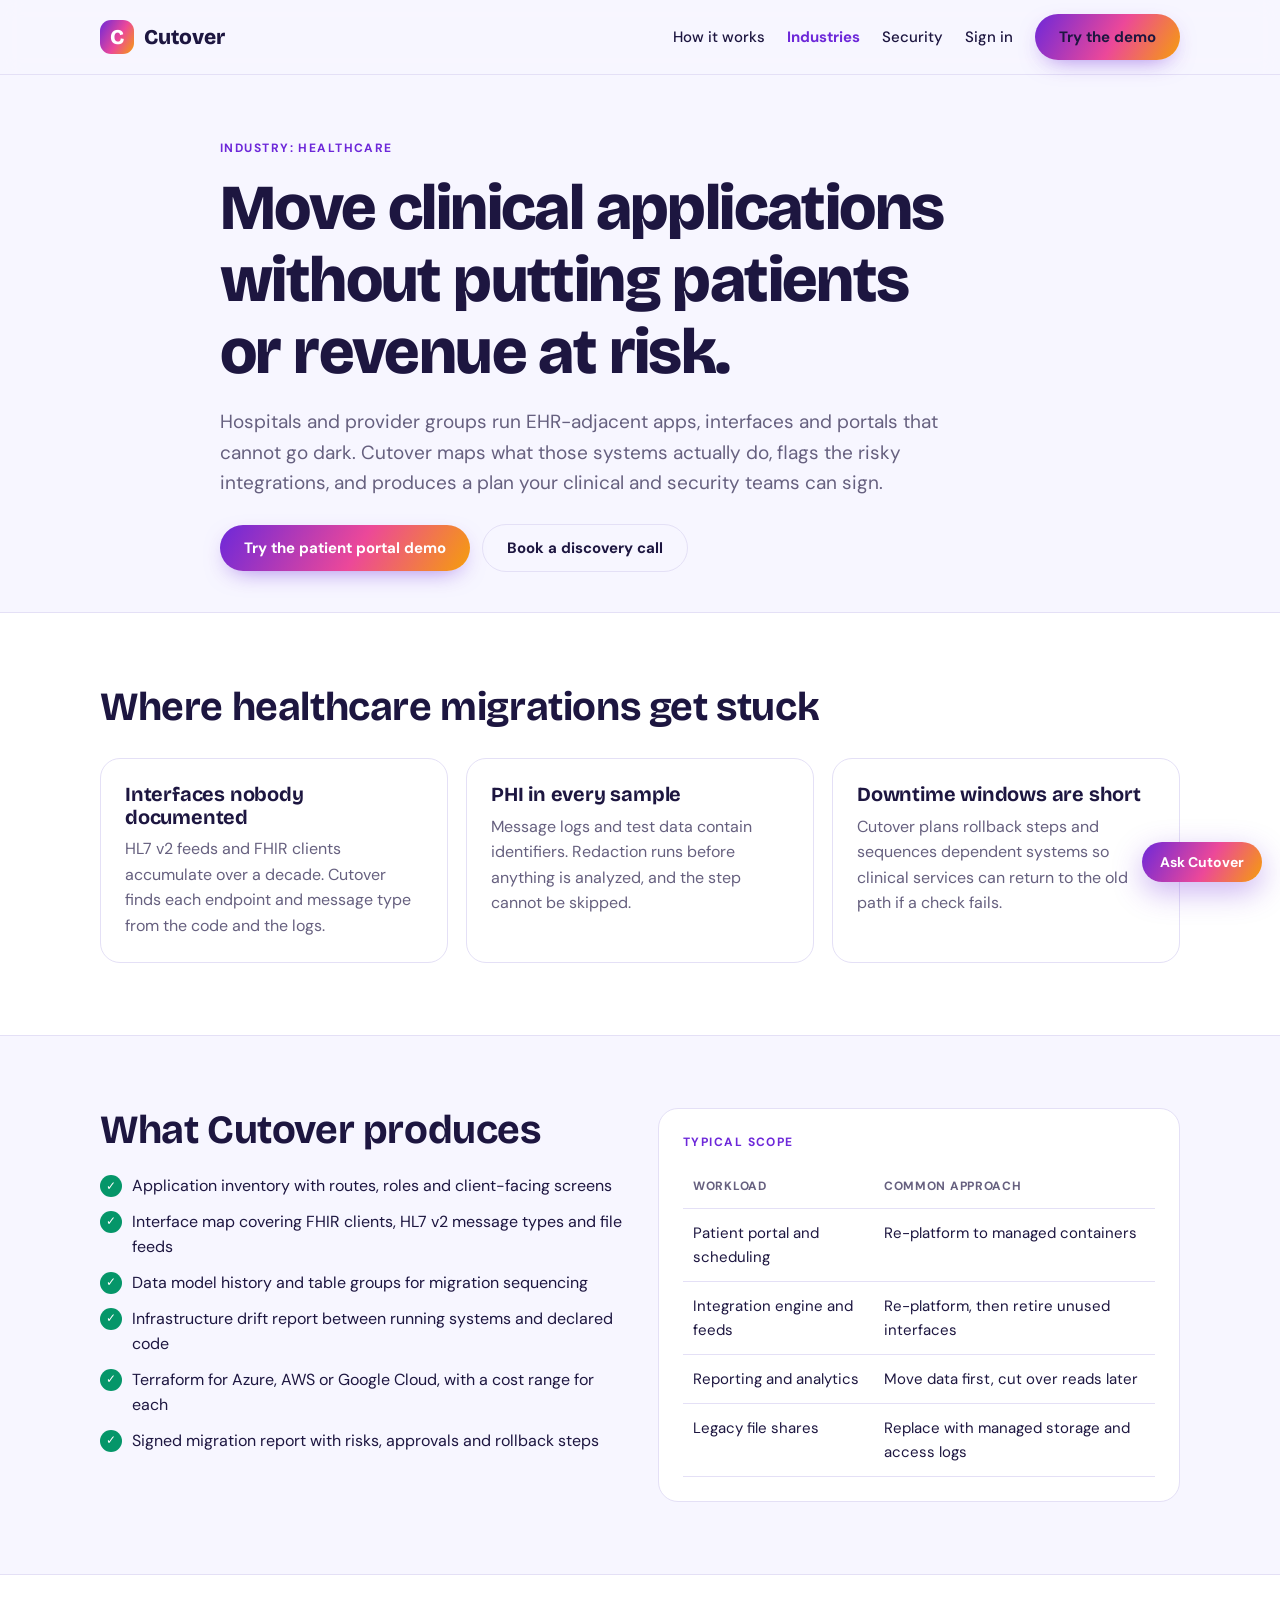
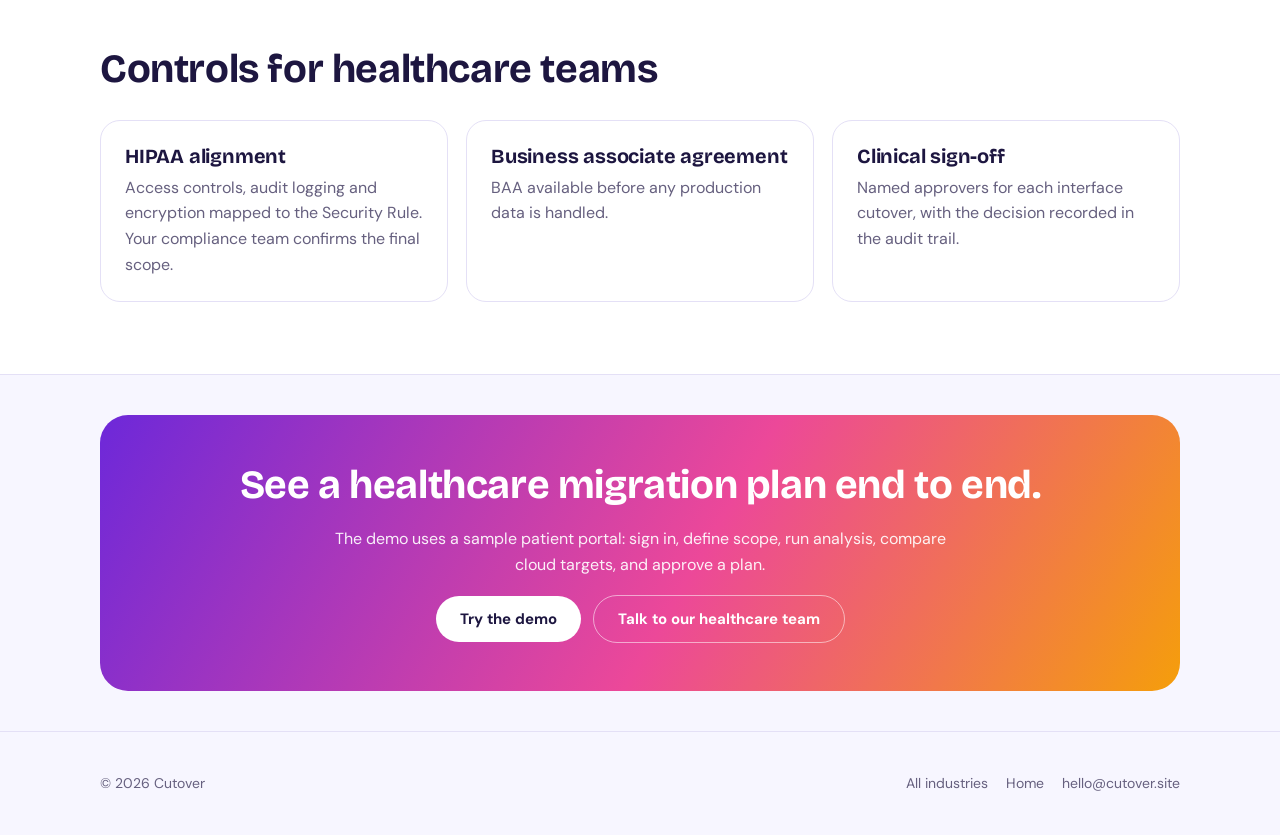
<file: industries/healthcare.html>
<!doctype html>
<html lang="en">
<head>
<meta charset="utf-8">
<meta name="viewport" content="width=device-width,initial-scale=1">
<link rel="icon" type="image/svg+xml" href="../favicon.svg">
<title>Healthcare migration | Cutover</title>
<meta name="description" content="Migrate hospital and provider applications with Cutover. Analyze HL7 and FHIR interfaces, redact PHI, and approve each step before cutover.">
<link rel="preconnect" href="https://fonts.gstatic.com" crossorigin>
<link href="https://fonts.googleapis.com/css2?family=Bricolage+Grotesque:opsz,wght@12..96,600..800&family=DM+Sans:wght@400;500;700&family=JetBrains+Mono:wght@500&display=swap" rel="stylesheet">
<link rel="stylesheet" href="../styles.css">
<script src="../site.js" defer></script>
<script src="../ask-cutover.js" defer></script>
</head>
<body>
<header class="nav">
  <div class="wrap nav-in">
    <a class="brand" href="../index.html"><span class="logo">C</span>Cutover</a>
    <nav class="links" aria-label="Main">
      <a href="../index.html#how">How it works</a>
      <a href="index.html" aria-current="page">Industries</a>
      <a href="../security.html">Security</a>
      <a class="signin" href="https://app.cutover.site">Sign in</a>
      <a class="btn" data-demo-link>Try the demo</a>
    </nav>
  </div>
</header>

<main>
  <div class="wrap ihero">
    <p class="eyebrow">Industry: Healthcare</p>
    <h1>Move clinical applications without putting patients or revenue at risk.</h1>
    <p class="lead">Hospitals and provider groups run EHR-adjacent apps, interfaces and portals that cannot go dark. Cutover maps what those systems actually do, flags the risky integrations, and produces a plan your clinical and security teams can sign.</p>
    <div class="row" style="margin-top:12px">
      <a class="btn" data-demo-link>Try the patient portal demo</a>
      <a class="btn ghost" data-contact>Book a discovery call</a>
    </div>
  </div>

  <section class="band">
    <div class="wrap">
      <h2>Where healthcare migrations get stuck</h2>
      <div class="grid" style="margin-top:28px">
        <div class="card"><h3>Interfaces nobody documented</h3><p class="muted" style="margin-top:8px">HL7 v2 feeds and FHIR clients accumulate over a decade. Cutover finds each endpoint and message type from the code and the logs.</p></div>
        <div class="card"><h3>PHI in every sample</h3><p class="muted" style="margin-top:8px">Message logs and test data contain identifiers. Redaction runs before anything is analyzed, and the step cannot be skipped.</p></div>
        <div class="card"><h3>Downtime windows are short</h3><p class="muted" style="margin-top:8px">Cutover plans rollback steps and sequences dependent systems so clinical services can return to the old path if a check fails.</p></div>
      </div>
    </div>
  </section>

  <section>
    <div class="wrap" style="display:grid;gap:36px;grid-template-columns:1fr 1fr;align-items:start">
      <div>
        <h2>What Cutover produces</h2>
        <ul class="check" style="margin-top:20px">
          <li>Application inventory with routes, roles and client-facing screens</li>
          <li>Interface map covering FHIR clients, HL7 v2 message types and file feeds</li>
          <li>Data model history and table groups for migration sequencing</li>
          <li>Infrastructure drift report between running systems and declared code</li>
          <li>Terraform for Azure, AWS or Google Cloud, with a cost range for each</li>
          <li>Signed migration report with risks, approvals and rollback steps</li>
        </ul>
      </div>
      <div class="card">
        <p class="eyebrow">Typical scope</p>
        <div class="tbl-wrap" style="margin-top:12px">
          <table class="tbl">
            <thead><tr><th>Workload</th><th>Common approach</th></tr></thead>
            <tbody>
              <tr><td>Patient portal and scheduling</td><td>Re-platform to managed containers</td></tr>
              <tr><td>Integration engine and feeds</td><td>Re-platform, then retire unused interfaces</td></tr>
              <tr><td>Reporting and analytics</td><td>Move data first, cut over reads later</td></tr>
              <tr><td>Legacy file shares</td><td>Replace with managed storage and access logs</td></tr>
            </tbody>
          </table>
        </div>
      </div>
    </div>
  </section>

  <section class="band">
    <div class="wrap">
      <h2>Controls for healthcare teams</h2>
      <div class="grid" style="margin-top:28px">
        <div class="card"><h3>HIPAA alignment</h3><p class="muted" style="margin-top:8px">Access controls, audit logging and encryption mapped to the Security Rule. Your compliance team confirms the final scope.</p></div>
        <div class="card"><h3>Business associate agreement</h3><p class="muted" style="margin-top:8px">BAA available before any production data is handled.</p></div>
        <div class="card"><h3>Clinical sign-off</h3><p class="muted" style="margin-top:8px">Named approvers for each interface cutover, with the decision recorded in the audit trail.</p></div>
      </div>
    </div>
  </section>

  <section class="tight">
    <div class="wrap">
      <div class="cta">
        <h2>See a healthcare migration plan end to end.</h2>
        <p>The demo uses a sample patient portal: sign in, define scope, run analysis, compare cloud targets, and approve a plan.</p>
        <div class="row" style="justify-content:center">
          <a class="btn" data-demo-link>Try the demo</a>
          <a class="btn ghost" data-contact>Talk to our healthcare team</a>
        </div>
      </div>
    </div>
  </section>
</main>
<footer>
  <div class="wrap foot">
    <div>© <span data-year></span> Cutover</div>
    <nav><a href="index.html">All industries</a><a href="../index.html">Home</a><a data-contact-text>hello@cutover.site</a></nav>
  </div>
</footer>
</body>
</html>
</file>
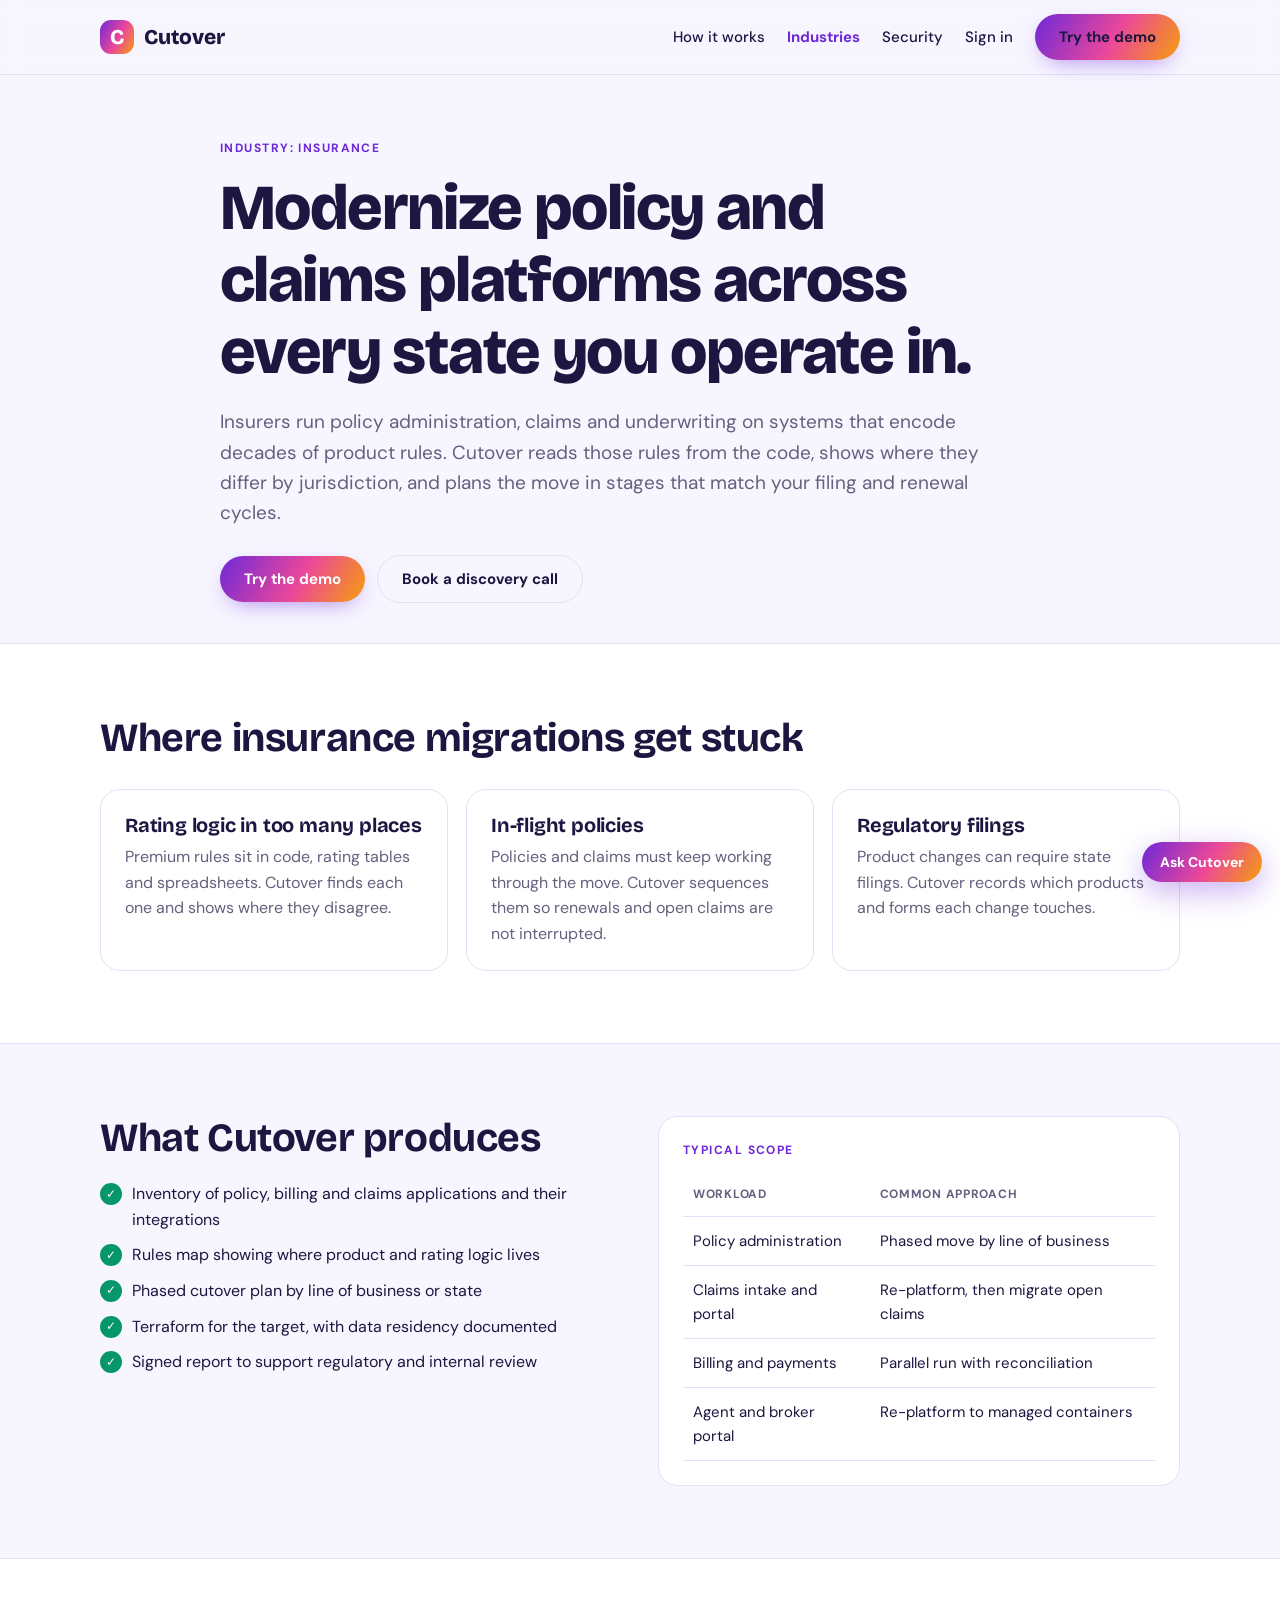
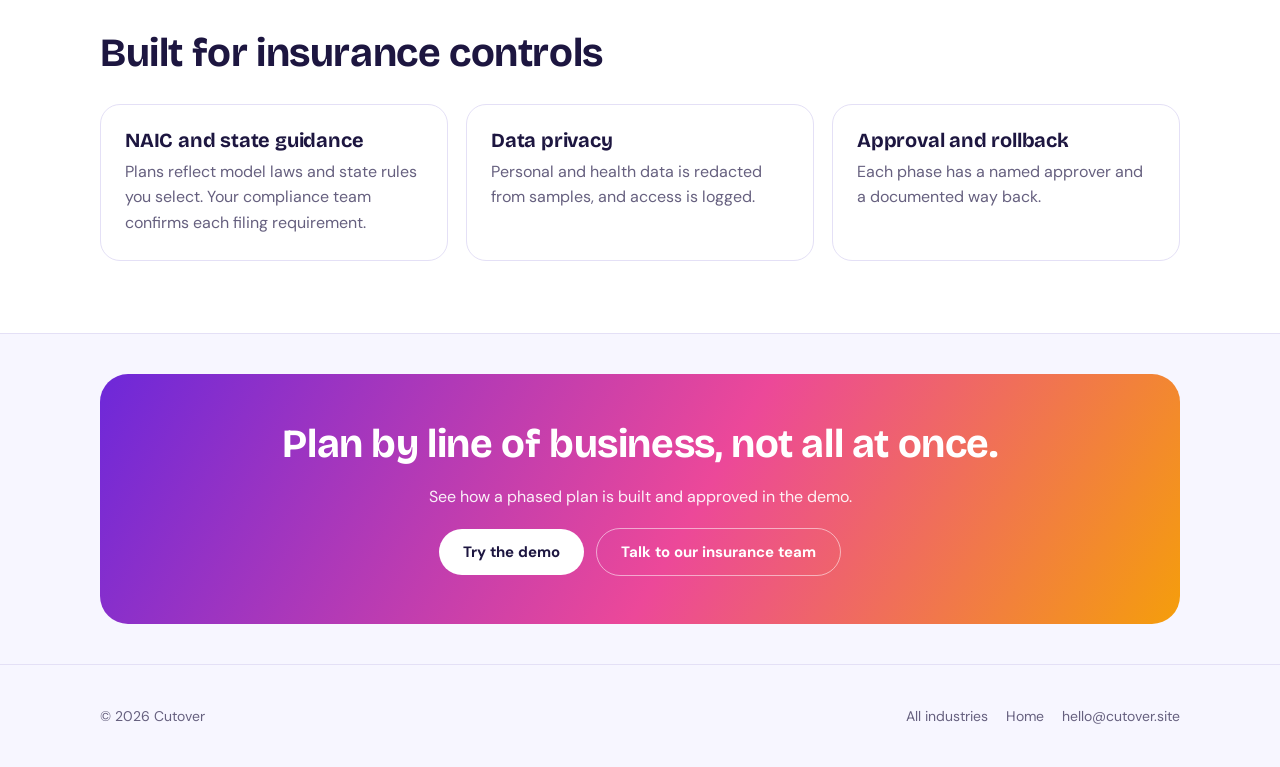
<file: industries/insurance.html>
<!doctype html>
<html lang="en">
<head>
<meta charset="utf-8">
<meta name="viewport" content="width=device-width,initial-scale=1">
<link rel="icon" type="image/svg+xml" href="../favicon.svg">
<title>Insurance migration | Cutover</title>
<meta name="description" content="Migrate policy administration, claims and underwriting systems with Cutover, with state-by-state regulatory evidence.">
<link rel="preconnect" href="https://fonts.gstatic.com" crossorigin>
<link href="https://fonts.googleapis.com/css2?family=Bricolage+Grotesque:opsz,wght@12..96,600..800&family=DM+Sans:wght@400;500;700&family=JetBrains+Mono:wght@500&display=swap" rel="stylesheet">
<link rel="stylesheet" href="../styles.css">
<script src="../site.js" defer></script>
<script src="../ask-cutover.js" defer></script>
</head>
<body>
<header class="nav">
  <div class="wrap nav-in">
    <a class="brand" href="../index.html"><span class="logo">C</span>Cutover</a>
    <nav class="links" aria-label="Main">
      <a href="../index.html#how">How it works</a>
      <a href="index.html" aria-current="page">Industries</a>
      <a href="../security.html">Security</a>
      <a class="signin" href="https://app.cutover.site">Sign in</a>
      <a class="btn" data-demo-link>Try the demo</a>
    </nav>
  </div>
</header>

<main>
  <div class="wrap ihero">
    <p class="eyebrow">Industry: Insurance</p>
    <h1>Modernize policy and claims platforms across every state you operate in.</h1>
    <p class="lead">Insurers run policy administration, claims and underwriting on systems that encode decades of product rules. Cutover reads those rules from the code, shows where they differ by jurisdiction, and plans the move in stages that match your filing and renewal cycles.</p>
    <div class="row" style="margin-top:12px">
      <a class="btn" data-demo-link>Try the demo</a>
      <a class="btn ghost" data-contact>Book a discovery call</a>
    </div>
  </div>

  <section class="band">
    <div class="wrap">
      <h2>Where insurance migrations get stuck</h2>
      <div class="grid" style="margin-top:28px">
        <div class="card"><h3>Rating logic in too many places</h3><p class="muted" style="margin-top:8px">Premium rules sit in code, rating tables and spreadsheets. Cutover finds each one and shows where they disagree.</p></div>
        <div class="card"><h3>In-flight policies</h3><p class="muted" style="margin-top:8px">Policies and claims must keep working through the move. Cutover sequences them so renewals and open claims are not interrupted.</p></div>
        <div class="card"><h3>Regulatory filings</h3><p class="muted" style="margin-top:8px">Product changes can require state filings. Cutover records which products and forms each change touches.</p></div>
      </div>
    </div>
  </section>

  <section>
    <div class="wrap" style="display:grid;gap:36px;grid-template-columns:1fr 1fr;align-items:start">
      <div>
        <h2>What Cutover produces</h2>
        <ul class="check" style="margin-top:20px">
          <li>Inventory of policy, billing and claims applications and their integrations</li>
          <li>Rules map showing where product and rating logic lives</li>
          <li>Phased cutover plan by line of business or state</li>
          <li>Terraform for the target, with data residency documented</li>
          <li>Signed report to support regulatory and internal review</li>
        </ul>
      </div>
      <div class="card">
        <p class="eyebrow">Typical scope</p>
        <div class="tbl-wrap" style="margin-top:12px">
          <table class="tbl">
            <thead><tr><th>Workload</th><th>Common approach</th></tr></thead>
            <tbody>
              <tr><td>Policy administration</td><td>Phased move by line of business</td></tr>
              <tr><td>Claims intake and portal</td><td>Re-platform, then migrate open claims</td></tr>
              <tr><td>Billing and payments</td><td>Parallel run with reconciliation</td></tr>
              <tr><td>Agent and broker portal</td><td>Re-platform to managed containers</td></tr>
            </tbody>
          </table>
        </div>
      </div>
    </div>
  </section>

  <section class="band">
    <div class="wrap">
      <h2>Built for insurance controls</h2>
      <div class="grid" style="margin-top:28px">
        <div class="card"><h3>NAIC and state guidance</h3><p class="muted" style="margin-top:8px">Plans reflect model laws and state rules you select. Your compliance team confirms each filing requirement.</p></div>
        <div class="card"><h3>Data privacy</h3><p class="muted" style="margin-top:8px">Personal and health data is redacted from samples, and access is logged.</p></div>
        <div class="card"><h3>Approval and rollback</h3><p class="muted" style="margin-top:8px">Each phase has a named approver and a documented way back.</p></div>
      </div>
    </div>
  </section>

  <section class="tight">
    <div class="wrap">
      <div class="cta">
        <h2>Plan by line of business, not all at once.</h2>
        <p>See how a phased plan is built and approved in the demo.</p>
        <div class="row" style="justify-content:center">
          <a class="btn" data-demo-link>Try the demo</a>
          <a class="btn ghost" data-contact>Talk to our insurance team</a>
        </div>
      </div>
    </div>
  </section>
</main>
<footer>
  <div class="wrap foot">
    <div>© <span data-year></span> Cutover</div>
    <nav><a href="index.html">All industries</a><a href="../index.html">Home</a><a data-contact-text>hello@cutover.site</a></nav>
  </div>
</footer>
</body>
</html>
</file>
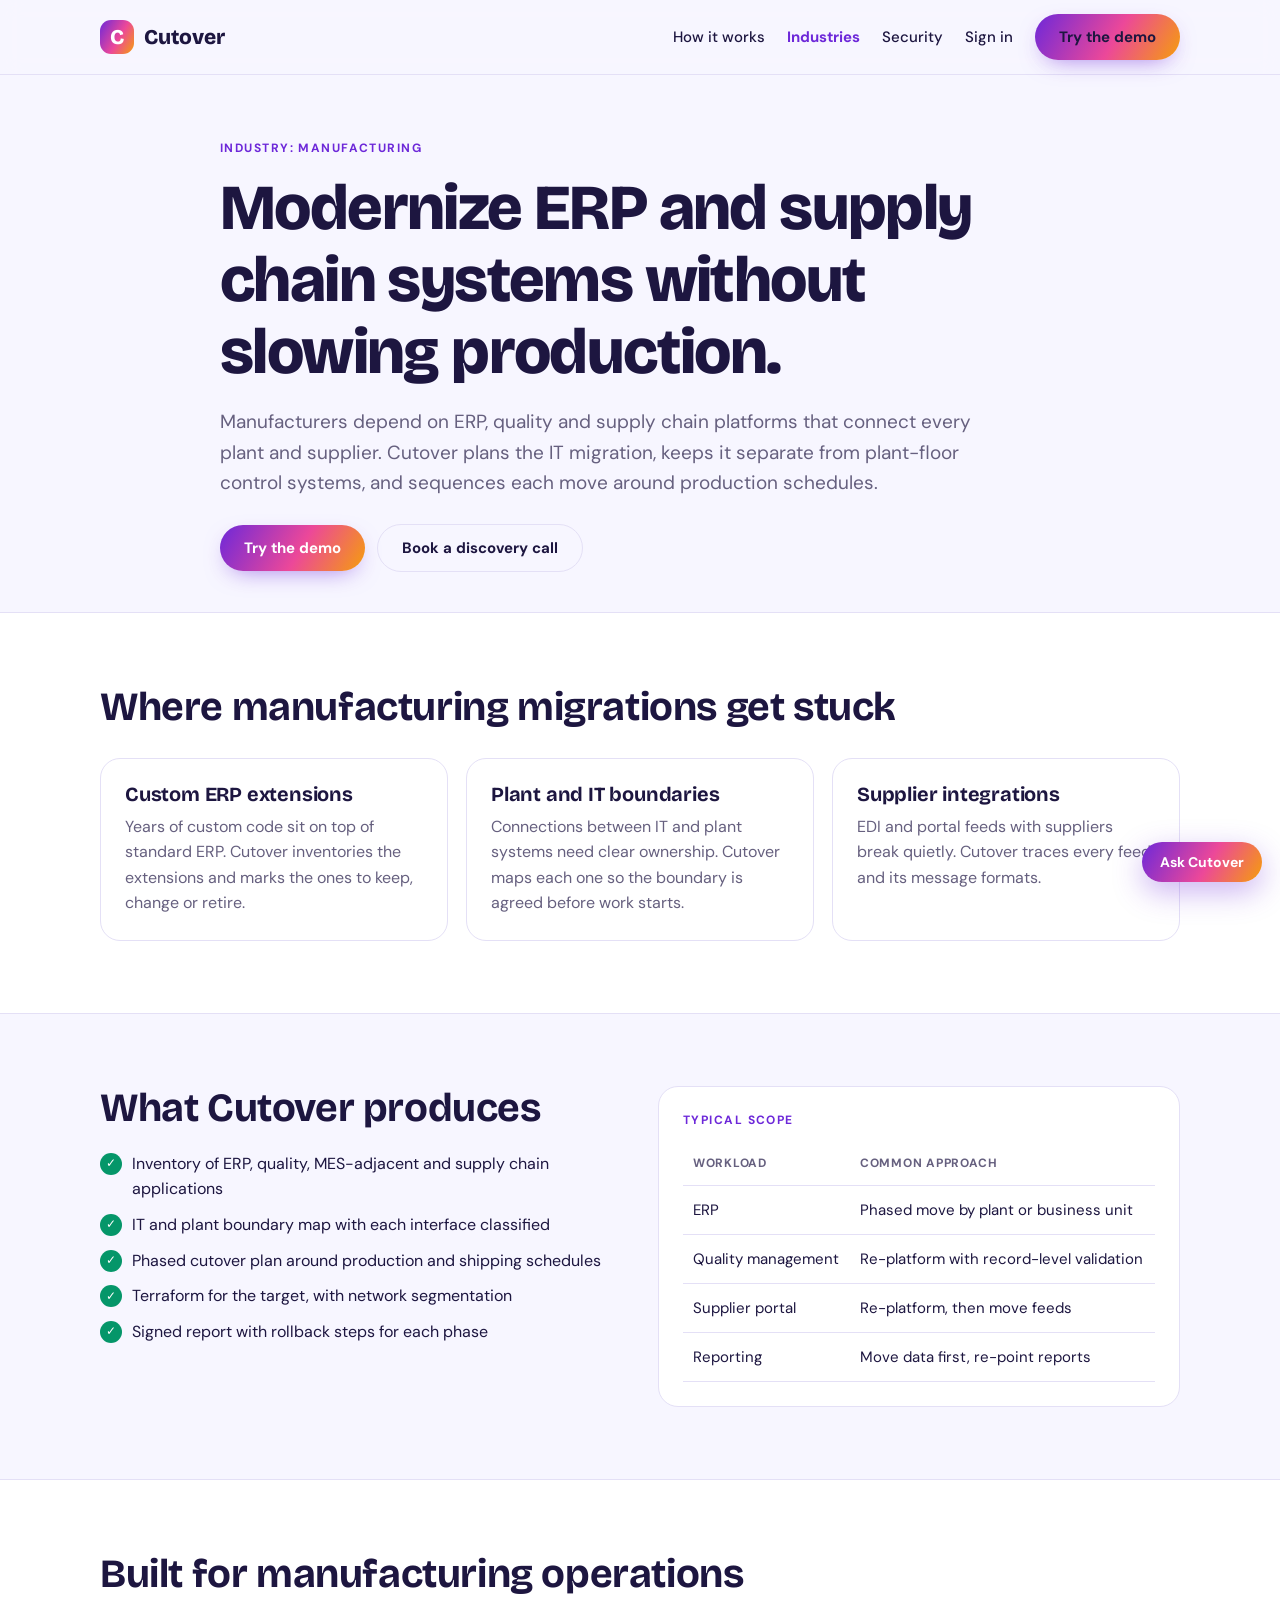
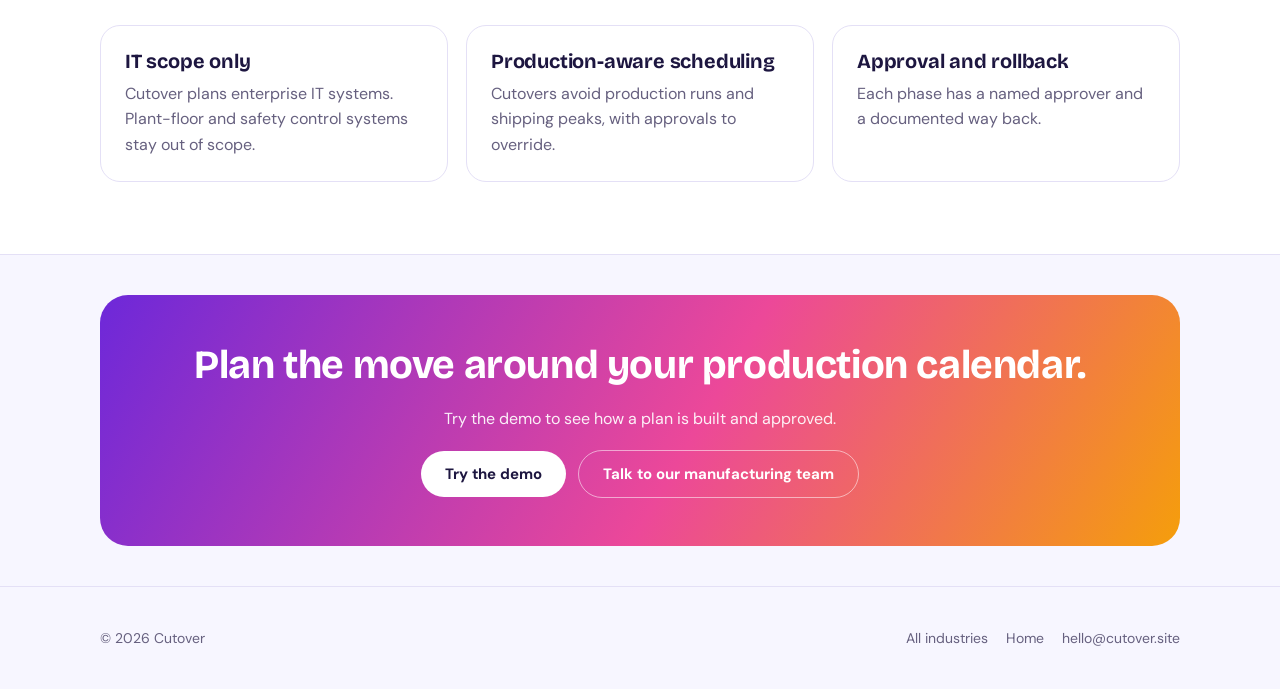
<file: industries/manufacturing.html>
<!doctype html>
<html lang="en">
<head>
<meta charset="utf-8">
<meta name="viewport" content="width=device-width,initial-scale=1">
<link rel="icon" type="image/svg+xml" href="../favicon.svg">
<title>Manufacturing migration | Cutover</title>
<meta name="description" content="Migrate ERP, quality and supply chain systems with Cutover. Plans scoped to IT and kept separate from plant-floor control.">
<link rel="preconnect" href="https://fonts.gstatic.com" crossorigin>
<link href="https://fonts.googleapis.com/css2?family=Bricolage+Grotesque:opsz,wght@12..96,600..800&family=DM+Sans:wght@400;500;700&family=JetBrains+Mono:wght@500&display=swap" rel="stylesheet">
<link rel="stylesheet" href="../styles.css">
<script src="../site.js" defer></script>
<script src="../ask-cutover.js" defer></script>
</head>
<body>
<header class="nav">
  <div class="wrap nav-in">
    <a class="brand" href="../index.html"><span class="logo">C</span>Cutover</a>
    <nav class="links" aria-label="Main">
      <a href="../index.html#how">How it works</a>
      <a href="index.html" aria-current="page">Industries</a>
      <a href="../security.html">Security</a>
      <a class="signin" href="https://app.cutover.site">Sign in</a>
      <a class="btn" data-demo-link>Try the demo</a>
    </nav>
  </div>
</header>

<main>
  <div class="wrap ihero">
    <p class="eyebrow">Industry: Manufacturing</p>
    <h1>Modernize ERP and supply chain systems without slowing production.</h1>
    <p class="lead">Manufacturers depend on ERP, quality and supply chain platforms that connect every plant and supplier. Cutover plans the IT migration, keeps it separate from plant-floor control systems, and sequences each move around production schedules.</p>
    <div class="row" style="margin-top:12px">
      <a class="btn" data-demo-link>Try the demo</a>
      <a class="btn ghost" data-contact>Book a discovery call</a>
    </div>
  </div>

  <section class="band">
    <div class="wrap">
      <h2>Where manufacturing migrations get stuck</h2>
      <div class="grid" style="margin-top:28px">
        <div class="card"><h3>Custom ERP extensions</h3><p class="muted" style="margin-top:8px">Years of custom code sit on top of standard ERP. Cutover inventories the extensions and marks the ones to keep, change or retire.</p></div>
        <div class="card"><h3>Plant and IT boundaries</h3><p class="muted" style="margin-top:8px">Connections between IT and plant systems need clear ownership. Cutover maps each one so the boundary is agreed before work starts.</p></div>
        <div class="card"><h3>Supplier integrations</h3><p class="muted" style="margin-top:8px">EDI and portal feeds with suppliers break quietly. Cutover traces every feed and its message formats.</p></div>
      </div>
    </div>
  </section>

  <section>
    <div class="wrap" style="display:grid;gap:36px;grid-template-columns:1fr 1fr;align-items:start">
      <div>
        <h2>What Cutover produces</h2>
        <ul class="check" style="margin-top:20px">
          <li>Inventory of ERP, quality, MES-adjacent and supply chain applications</li>
          <li>IT and plant boundary map with each interface classified</li>
          <li>Phased cutover plan around production and shipping schedules</li>
          <li>Terraform for the target, with network segmentation</li>
          <li>Signed report with rollback steps for each phase</li>
        </ul>
      </div>
      <div class="card">
        <p class="eyebrow">Typical scope</p>
        <div class="tbl-wrap" style="margin-top:12px">
          <table class="tbl">
            <thead><tr><th>Workload</th><th>Common approach</th></tr></thead>
            <tbody>
              <tr><td>ERP</td><td>Phased move by plant or business unit</td></tr>
              <tr><td>Quality management</td><td>Re-platform with record-level validation</td></tr>
              <tr><td>Supplier portal</td><td>Re-platform, then move feeds</td></tr>
              <tr><td>Reporting</td><td>Move data first, re-point reports</td></tr>
            </tbody>
          </table>
        </div>
      </div>
    </div>
  </section>

  <section class="band">
    <div class="wrap">
      <h2>Built for manufacturing operations</h2>
      <div class="grid" style="margin-top:28px">
        <div class="card"><h3>IT scope only</h3><p class="muted" style="margin-top:8px">Cutover plans enterprise IT systems. Plant-floor and safety control systems stay out of scope.</p></div>
        <div class="card"><h3>Production-aware scheduling</h3><p class="muted" style="margin-top:8px">Cutovers avoid production runs and shipping peaks, with approvals to override.</p></div>
        <div class="card"><h3>Approval and rollback</h3><p class="muted" style="margin-top:8px">Each phase has a named approver and a documented way back.</p></div>
      </div>
    </div>
  </section>

  <section class="tight">
    <div class="wrap">
      <div class="cta">
        <h2>Plan the move around your production calendar.</h2>
        <p>Try the demo to see how a plan is built and approved.</p>
        <div class="row" style="justify-content:center">
          <a class="btn" data-demo-link>Try the demo</a>
          <a class="btn ghost" data-contact>Talk to our manufacturing team</a>
        </div>
      </div>
    </div>
  </section>
</main>
<footer>
  <div class="wrap foot">
    <div>© <span data-year></span> Cutover</div>
    <nav><a href="index.html">All industries</a><a href="../index.html">Home</a><a data-contact-text>hello@cutover.site</a></nav>
  </div>
</footer>
</body>
</html>
</file>
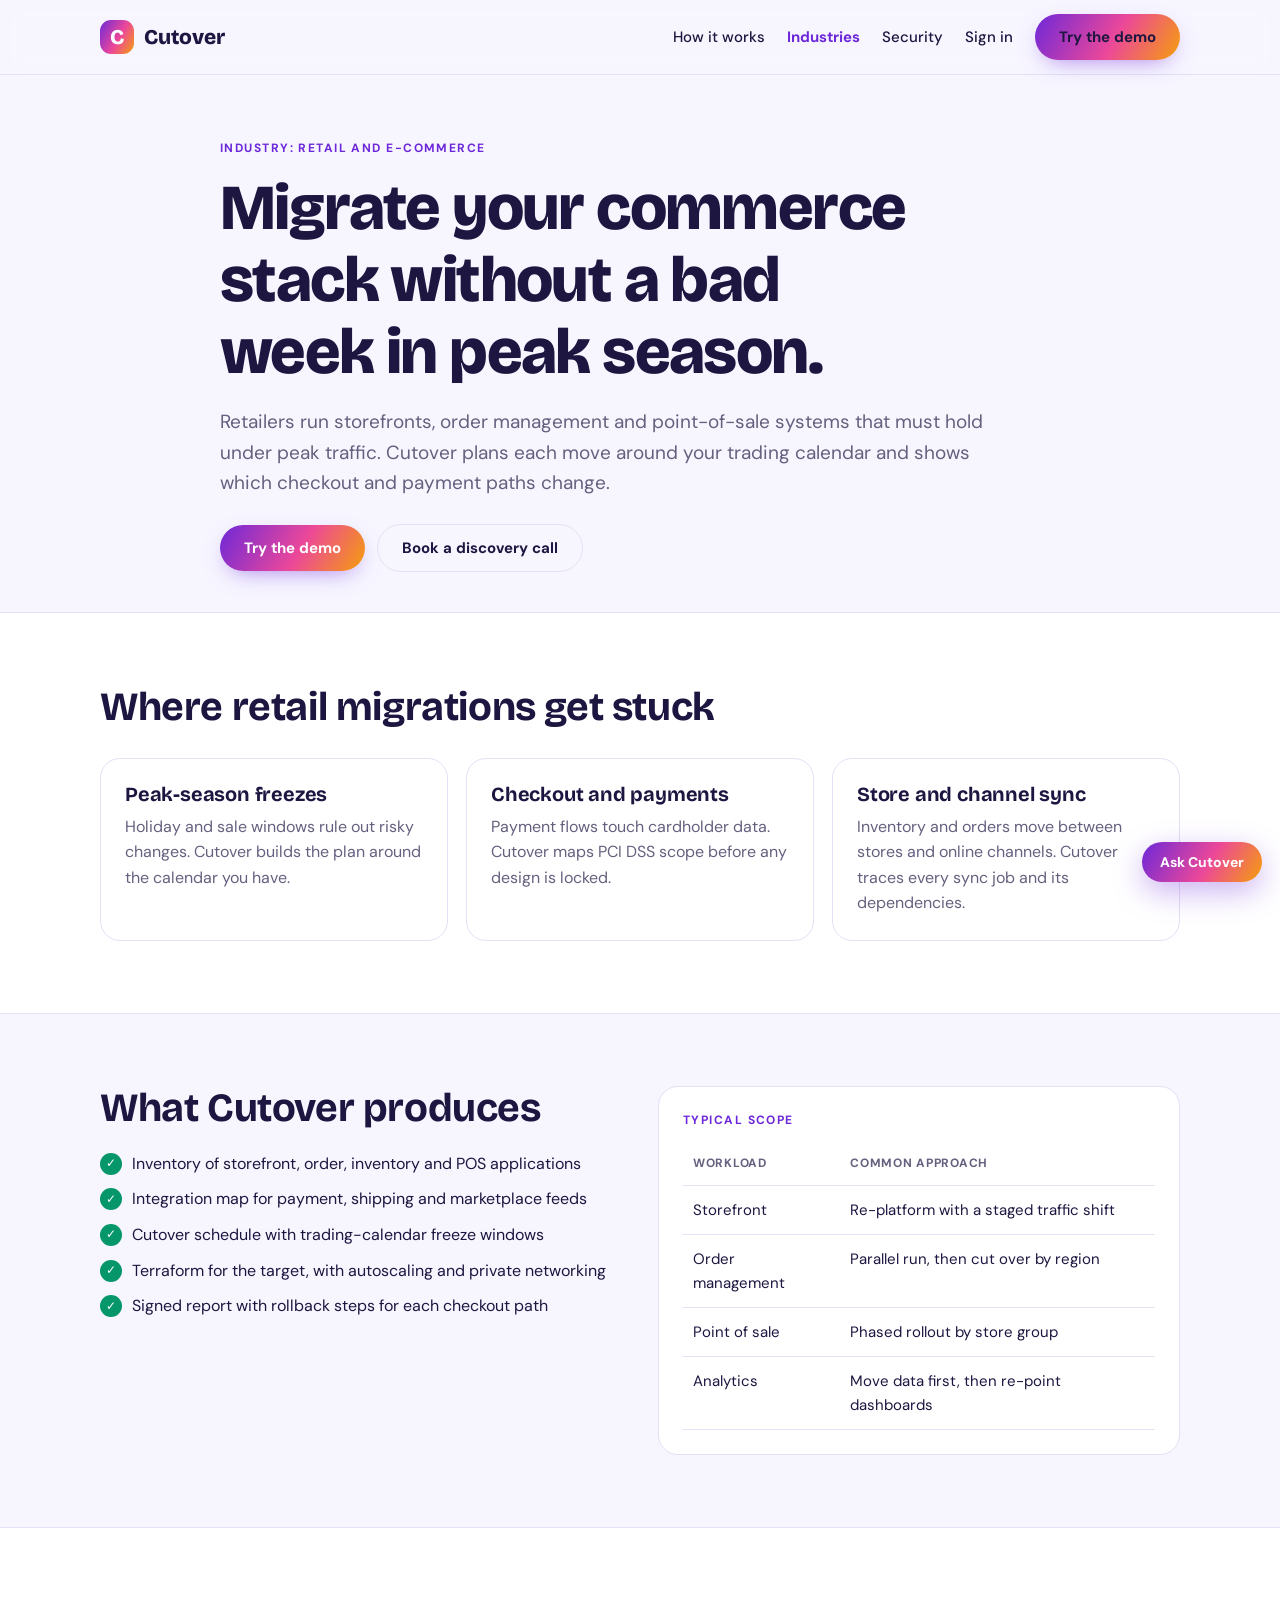
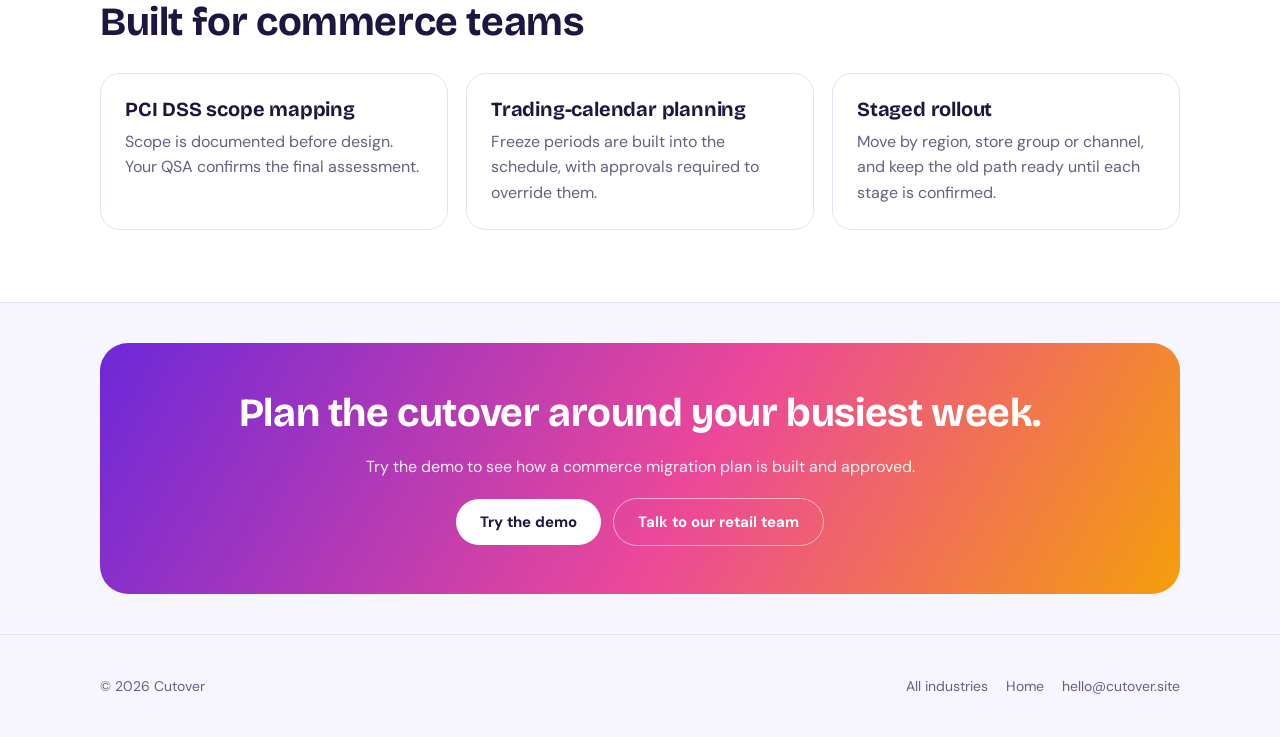
<file: industries/retail-ecommerce.html>
<!doctype html>
<html lang="en">
<head>
<meta charset="utf-8">
<meta name="viewport" content="width=device-width,initial-scale=1">
<link rel="icon" type="image/svg+xml" href="../favicon.svg">
<title>Retail and e-commerce migration | Cutover</title>
<meta name="description" content="Migrate storefront, order and point-of-sale systems with Cutover. Plan cutovers around peak seasons and PCI DSS scope.">
<link rel="preconnect" href="https://fonts.gstatic.com" crossorigin>
<link href="https://fonts.googleapis.com/css2?family=Bricolage+Grotesque:opsz,wght@12..96,600..800&family=DM+Sans:wght@400;500;700&family=JetBrains+Mono:wght@500&display=swap" rel="stylesheet">
<link rel="stylesheet" href="../styles.css">
<script src="../site.js" defer></script>
<script src="../ask-cutover.js" defer></script>
</head>
<body>
<header class="nav">
  <div class="wrap nav-in">
    <a class="brand" href="../index.html"><span class="logo">C</span>Cutover</a>
    <nav class="links" aria-label="Main">
      <a href="../index.html#how">How it works</a>
      <a href="index.html" aria-current="page">Industries</a>
      <a href="../security.html">Security</a>
      <a class="signin" href="https://app.cutover.site">Sign in</a>
      <a class="btn" data-demo-link>Try the demo</a>
    </nav>
  </div>
</header>

<main>
  <div class="wrap ihero">
    <p class="eyebrow">Industry: Retail and e-commerce</p>
    <h1>Migrate your commerce stack without a bad week in peak season.</h1>
    <p class="lead">Retailers run storefronts, order management and point-of-sale systems that must hold under peak traffic. Cutover plans each move around your trading calendar and shows which checkout and payment paths change.</p>
    <div class="row" style="margin-top:12px">
      <a class="btn" data-demo-link>Try the demo</a>
      <a class="btn ghost" data-contact>Book a discovery call</a>
    </div>
  </div>

  <section class="band">
    <div class="wrap">
      <h2>Where retail migrations get stuck</h2>
      <div class="grid" style="margin-top:28px">
        <div class="card"><h3>Peak-season freezes</h3><p class="muted" style="margin-top:8px">Holiday and sale windows rule out risky changes. Cutover builds the plan around the calendar you have.</p></div>
        <div class="card"><h3>Checkout and payments</h3><p class="muted" style="margin-top:8px">Payment flows touch cardholder data. Cutover maps PCI DSS scope before any design is locked.</p></div>
        <div class="card"><h3>Store and channel sync</h3><p class="muted" style="margin-top:8px">Inventory and orders move between stores and online channels. Cutover traces every sync job and its dependencies.</p></div>
      </div>
    </div>
  </section>

  <section>
    <div class="wrap" style="display:grid;gap:36px;grid-template-columns:1fr 1fr;align-items:start">
      <div>
        <h2>What Cutover produces</h2>
        <ul class="check" style="margin-top:20px">
          <li>Inventory of storefront, order, inventory and POS applications</li>
          <li>Integration map for payment, shipping and marketplace feeds</li>
          <li>Cutover schedule with trading-calendar freeze windows</li>
          <li>Terraform for the target, with autoscaling and private networking</li>
          <li>Signed report with rollback steps for each checkout path</li>
        </ul>
      </div>
      <div class="card">
        <p class="eyebrow">Typical scope</p>
        <div class="tbl-wrap" style="margin-top:12px">
          <table class="tbl">
            <thead><tr><th>Workload</th><th>Common approach</th></tr></thead>
            <tbody>
              <tr><td>Storefront</td><td>Re-platform with a staged traffic shift</td></tr>
              <tr><td>Order management</td><td>Parallel run, then cut over by region</td></tr>
              <tr><td>Point of sale</td><td>Phased rollout by store group</td></tr>
              <tr><td>Analytics</td><td>Move data first, then re-point dashboards</td></tr>
            </tbody>
          </table>
        </div>
      </div>
    </div>
  </section>

  <section class="band">
    <div class="wrap">
      <h2>Built for commerce teams</h2>
      <div class="grid" style="margin-top:28px">
        <div class="card"><h3>PCI DSS scope mapping</h3><p class="muted" style="margin-top:8px">Scope is documented before design. Your QSA confirms the final assessment.</p></div>
        <div class="card"><h3>Trading-calendar planning</h3><p class="muted" style="margin-top:8px">Freeze periods are built into the schedule, with approvals required to override them.</p></div>
        <div class="card"><h3>Staged rollout</h3><p class="muted" style="margin-top:8px">Move by region, store group or channel, and keep the old path ready until each stage is confirmed.</p></div>
      </div>
    </div>
  </section>

  <section class="tight">
    <div class="wrap">
      <div class="cta">
        <h2>Plan the cutover around your busiest week.</h2>
        <p>Try the demo to see how a commerce migration plan is built and approved.</p>
        <div class="row" style="justify-content:center">
          <a class="btn" data-demo-link>Try the demo</a>
          <a class="btn ghost" data-contact>Talk to our retail team</a>
        </div>
      </div>
    </div>
  </section>
</main>
<footer>
  <div class="wrap foot">
    <div>© <span data-year></span> Cutover</div>
    <nav><a href="index.html">All industries</a><a href="../index.html">Home</a><a data-contact-text>hello@cutover.site</a></nav>
  </div>
</footer>
</body>
</html>
</file>
<file: styles.css>
/* Cutover marketing site. Palette and type match the Cutover migration demo. */
:root{
  --bg:#f7f6ff; --fg:#1d1640; --muted:#66607f; --card:#ffffff; --line:#e4e0f6;
  --accent:#6d28d9; --accent2:#ec4899; --accent3:#0891b2; --ok:#059669; --warn:#d97706;
  --soft:#efeafd; --grad:linear-gradient(120deg,#6d28d9,#ec4899 55%,#f59e0b);
  --display:"Bricolage Grotesque",system-ui,sans-serif;
  --body:"DM Sans",system-ui,sans-serif;
  --mono:"JetBrains Mono",ui-monospace,monospace;
  color-scheme:light;
}
@media (prefers-color-scheme:dark){
  :root:not([data-theme="light"]){
    --bg:#120e26; --fg:#f3f0ff; --muted:#a9a2c9; --card:#1c1735; --line:#2f2857;
    --accent:#a78bfa; --accent2:#f472b6; --accent3:#22d3ee; --ok:#34d399; --warn:#fbbf24;
    --soft:#2a2150; color-scheme:dark;
  }
}
*{box-sizing:border-box}
html{scroll-behavior:smooth}
body{margin:0;background:var(--bg);color:var(--fg);font:400 16px/1.6 var(--body)}
img,svg{max-width:100%}
a{color:var(--accent)}
h1,h2,h3{font-family:var(--display);line-height:1.12;text-wrap:balance;margin:0;letter-spacing:-.01em}
h1{font-size:clamp(36px,6vw,64px);font-weight:800;letter-spacing:-.025em}
h2{font-size:clamp(26px,4vw,40px);font-weight:700}
h3{font-size:20px;font-weight:700}
p{margin:0}
.wrap{max-width:1120px;margin-inline:auto;padding-inline:20px}
section{padding-block:72px}
.tight{padding-block:40px}
.muted{color:var(--muted)}
.eyebrow{font-size:12px;font-weight:700;letter-spacing:.12em;text-transform:uppercase;color:var(--accent)}
.grad{background:var(--grad);-webkit-background-clip:text;background-clip:text;color:transparent}
.lead{font-size:19px;color:var(--muted);max-width:60ch}
.mono{font-family:var(--mono);font-size:13px}

/* Buttons */
.btn{display:inline-flex;align-items:center;gap:8px;font:700 15px var(--body);border:0;border-radius:999px;padding:13px 24px;background:var(--grad);color:#fff;cursor:pointer;text-decoration:none;box-shadow:0 8px 24px -10px #6d28d9aa;transition:transform .2s,box-shadow .2s}
.btn:hover{transform:translateY(-2px);box-shadow:0 14px 28px -12px #6d28d9cc}
.btn.ghost{background:transparent;color:var(--fg);border:1.5px solid var(--line);box-shadow:none}
.btn.ghost:hover{border-color:var(--accent)}
.row{display:flex;flex-wrap:wrap;gap:12px;align-items:center}
:focus-visible{outline:3px solid var(--accent3);outline-offset:3px}

/* Nav */
.nav{position:sticky;top:0;z-index:10;background:color-mix(in srgb,var(--bg) 88%,transparent);backdrop-filter:blur(10px);border-bottom:1px solid var(--line)}
.nav-in{display:flex;align-items:center;justify-content:space-between;gap:16px;padding-block:14px}
.brand{display:flex;align-items:center;gap:10px;font:800 21px var(--display);color:var(--fg);text-decoration:none}
.logo{width:34px;height:34px;border-radius:11px;background:var(--grad);display:grid;place-items:center;color:#fff;font-weight:800}
.links{display:flex;gap:22px;align-items:center;font-weight:500}
.links a{color:var(--fg);text-decoration:none;font-size:15px}
.links a:hover{color:var(--accent)}
.links a[aria-current="page"]{color:var(--accent);font-weight:700}
@media (max-width:820px){.links a:not(.btn){display:none}}
@media (max-width:820px){.links a.signin{display:inline;white-space:nowrap}}

/* Hero */
.hero{padding-block:72px 56px;display:grid;gap:40px;grid-template-columns:1.1fr .9fr;align-items:center}
@media (max-width:860px){.hero{grid-template-columns:1fr}}
.hero-art{position:relative;aspect-ratio:1/1;max-width:420px;width:100%;justify-self:center}
.blob{position:absolute;border-radius:50%;opacity:.9;animation:float 6s ease-in-out infinite}
.b1{width:58%;height:58%;left:8%;top:10%;background:var(--accent)}
.b2{width:44%;height:44%;right:4%;top:4%;background:var(--accent2);animation-delay:-2s}
.b3{width:36%;height:36%;left:30%;bottom:2%;background:var(--warn);animation-delay:-4s}
@keyframes float{50%{transform:translateY(-14px) rotate(6deg)}}
@media (prefers-reduced-motion:reduce){*{animation:none!important;transition:none!important}}

/* Cards and grids */
.grid{display:grid;gap:18px;grid-template-columns:repeat(auto-fit,minmax(min(100%,250px),1fr))}
.card{background:var(--card);border:1px solid var(--line);border-radius:20px;padding:24px}
.card a.more{font-weight:700;text-decoration:none;display:inline-block;margin-top:12px}
.ico{width:44px;height:44px;border-radius:14px;display:grid;place-items:center;color:#fff;font-weight:800;background:var(--c,var(--accent));margin-bottom:14px}
.tag{display:inline-block;font-size:12px;font-weight:700;padding:4px 11px;border-radius:99px;background:var(--soft);color:var(--fg)}

/* Steps */
.steps{counter-reset:s;display:grid;gap:18px;grid-template-columns:repeat(auto-fit,minmax(min(100%,230px),1fr))}
.step{counter-increment:s;position:relative;padding:24px;border-radius:20px;background:var(--card);border:1px solid var(--line)}
.step::before{content:counter(s);display:grid;place-items:center;width:38px;height:38px;border-radius:12px;background:var(--grad);color:#fff;font:800 17px var(--display);margin-bottom:14px}

/* Band / CTA */
.band{background:var(--card);border-block:1px solid var(--line)}
.cta{border-radius:28px;padding:48px 32px;background:var(--grad);color:#fff;text-align:center;display:grid;gap:18px;justify-items:center}
.cta h2{color:#fff}
.cta p{opacity:.92;max-width:56ch}
.cta .btn{background:#fff;color:#1d1640;box-shadow:none}
.cta .btn.ghost{background:transparent;color:#fff;border-color:#ffffff88}

/* Lists */
ul.check{list-style:none;padding:0;margin:0;display:grid;gap:10px}
ul.check li{display:flex;gap:10px;align-items:flex-start}
ul.check li::before{content:"✓";flex:none;width:22px;height:22px;border-radius:50%;background:var(--ok);color:#fff;display:grid;place-items:center;font-size:12px;font-weight:800;margin-top:2px}

/* Tables */
.tbl{width:100%;border-collapse:collapse;font-size:15px}
.tbl th,.tbl td{text-align:left;padding:12px 10px;border-bottom:1px solid var(--line);vertical-align:top}
.tbl th{font-size:12px;text-transform:uppercase;letter-spacing:.06em;color:var(--muted)}
.tbl-wrap{overflow-x:auto}

/* Industry page hero */
.ihero{padding-block:64px 40px;display:grid;gap:14px;max-width:880px}
.ihero .lead{margin-top:6px}

/* Footer */
footer{border-top:1px solid var(--line);padding-block:40px;font-size:14px;color:var(--muted)}
.foot{display:flex;justify-content:space-between;gap:24px;flex-wrap:wrap}
.foot nav{display:flex;gap:18px;flex-wrap:wrap}
.foot a{color:var(--muted);text-decoration:none}
.foot a:hover{color:var(--fg)}

/* Ask Cutover: a button and a panel that answer common questions. No network call. */
.ask-toggle{position:fixed;right:18px;bottom:18px;z-index:60;border:0;border-radius:999px;padding:11px 18px;font:700 14px var(--body);color:#fff;background:var(--grad);box-shadow:0 10px 30px rgba(109,40,217,.35);cursor:pointer}
.ask-toggle:focus-visible,.ask-close:focus-visible,.ask-chip:focus-visible,.ask-form button:focus-visible{outline:3px solid var(--accent3);outline-offset:2px}
.ask-panel{position:fixed;right:18px;bottom:74px;z-index:60;width:min(380px,calc(100vw - 36px));max-height:min(560px,calc(100vh - 110px));overflow:auto;background:var(--card);color:var(--fg);border:1px solid var(--line);border-radius:18px;padding:16px;box-shadow:0 24px 60px rgba(29,22,64,.25)}
.ask-panel[hidden]{display:none}
.ask-head{display:flex;align-items:center;justify-content:space-between;margin-bottom:10px;font:700 17px var(--display)}
.ask-close{border:0;background:transparent;color:var(--muted);font-size:24px;line-height:1;cursor:pointer;padding:0 4px}
.ask-form{display:grid;grid-template-columns:1fr auto;gap:8px}
.ask-form input{min-width:0;border:1px solid var(--line);border-radius:12px;padding:10px 12px;font:15px var(--body);color:var(--fg);background:var(--bg)}
.ask-form button{border:0;border-radius:12px;padding:10px 14px;font:700 14px var(--body);color:#fff;background:var(--accent);cursor:pointer}
.ask-answer{margin-top:12px;font-size:15px;min-height:0}
.ask-answer:empty{display:none}
.ask-answer p{margin:0 0 8px}
.ask-q{font-weight:700;color:var(--accent)}
.ask-label{margin:14px 0 6px;font-size:12px;letter-spacing:.08em;text-transform:uppercase;color:var(--muted)}
.ask-chips{display:flex;flex-wrap:wrap;gap:6px}
.ask-chip{border:1px solid var(--line);background:var(--soft);color:var(--fg);border-radius:999px;padding:6px 11px;font:500 13px var(--body);cursor:pointer;text-align:left}
.ask-chip:hover{border-color:var(--accent)}
@media (max-width:560px){.ask-panel{right:12px;left:12px;width:auto;bottom:70px}.ask-toggle{right:12px;bottom:12px}}
</file>
